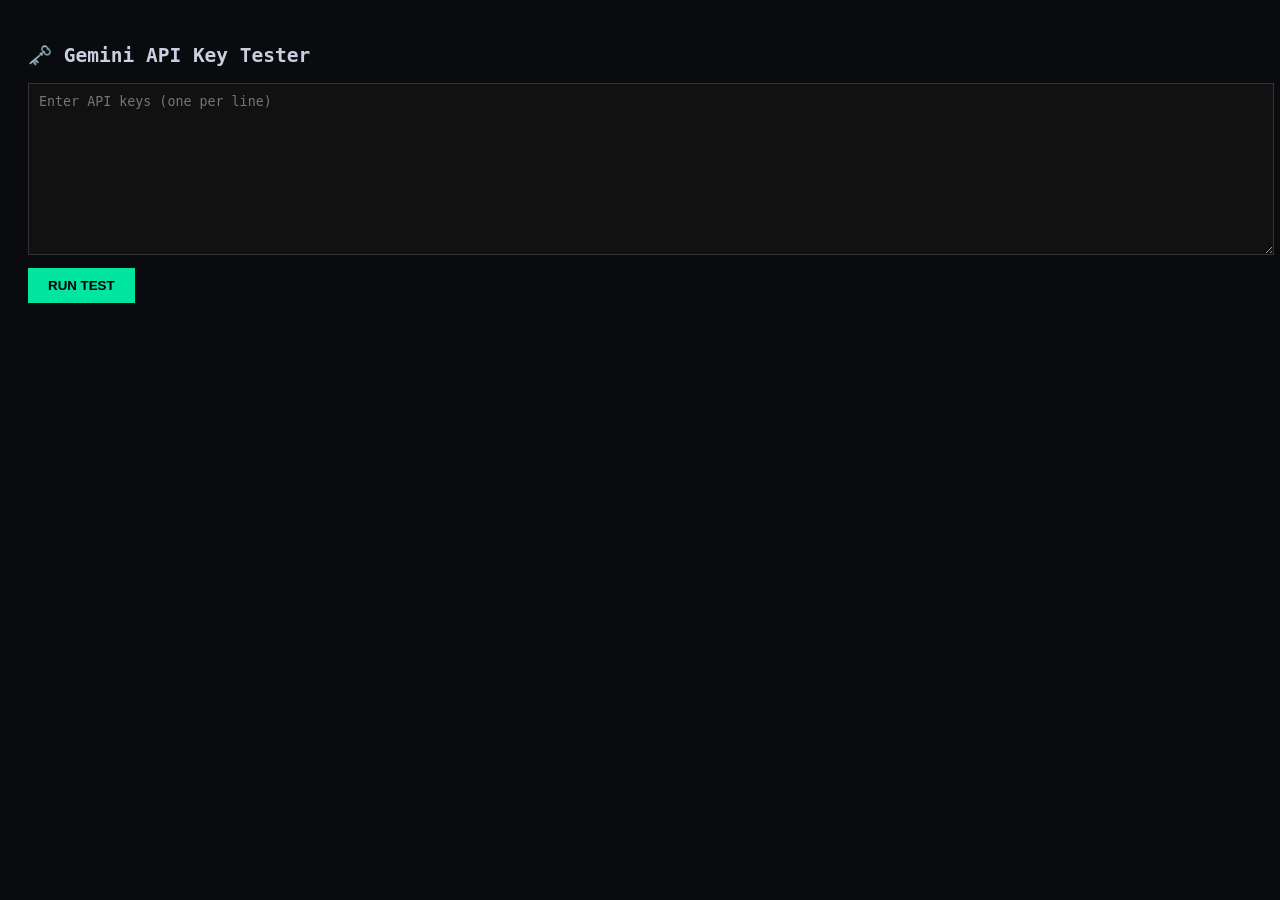
<file: tools/gemini_key_scanner/index.html>
<!DOCTYPE html>
<html lang="en">
<head>
<meta charset="UTF-8">
<meta name="viewport" content="width=device-width, initial-scale=1.0">
<title>Gemini Key Tester</title>
<style>
body {
  background:#0a0b0e;
  color:#c9d1e0;
  font-family: monospace;
  padding:20px;
}
textarea {
  width:100%;
  height:150px;
  background:#111;
  color:#0f0;
  border:1px solid #333;
  padding:10px;
  margin-bottom:10px;
}
button {
  padding:10px 20px;
  background:#00e5a0;
  border:none;
  cursor:pointer;
  font-weight:bold;
}
.result { margin-top:15px; }
.item {
  border:1px solid #222;
  margin-bottom:8px;
  border-radius:6px;
  overflow:hidden;
}
.header {
  padding:10px;
  cursor:pointer;
  display:flex;
  justify-content:space-between;
}
.valid { color:#00e5a0; }
.invalid { color:#ff4d6a; }
.content {
  display:none;
  padding:10px;
  background:#111;
  border-top:1px solid #222;
  font-size:12px;
  white-space:pre-wrap;
}
.arrow {
  transition: transform 0.2s;
}
.open .arrow {
  transform: rotate(90deg);
}
</style>
</head>
<body>
<h2>🗝️ Gemini API Key Tester</h2>
<textarea id="keyInput" placeholder="Enter API keys (one per line)"></textarea>
<button onclick="runTest()">RUN TEST</button>
<div class="result" id="results"></div>
<script>
const KEY_REGEX = /AIza[0-9A-Za-z_-]{35}/;  // ← hyphen moved to end, fixed

function parseKeys() {
  return document.getElementById('keyInput').value
    .split('\n')
    .map(k => k.trim().replace(/^=+/, ''))
    .filter(k => KEY_REGEX.test(k));
}
async function testKey(key) {
  try {
    const res = await fetch(`https://generativelanguage.googleapis.com/v1beta/models?key=${encodeURIComponent(key)}`);
    const text = await res.text();
    return {
      key,
      status: res.ok ? 'valid' : 'invalid',
      http: res.status,
      body: text
    };
  } catch (e) {
    return {
      key,
      status: 'invalid',
      http: 'ERR',
      body: e.message
    };
  }
}
function toggle(el) {
  el.classList.toggle('open');
  const content = el.querySelector('.content');
  content.style.display = content.style.display === 'block' ? 'none' : 'block';
}
async function runTest() {
  const output = document.getElementById('results');
  output.innerHTML = 'Testing...';
  const keys = parseKeys();
  let html = '';
  for (const key of keys) {
    const r = await testKey(key);
    html += `
    <div class="item ${r.status}">
      <div class="header" onclick="toggle(this.parentElement)">
        <span>
          ▶ ${r.status.toUpperCase()} → ${r.key}
          [HTTP ${r.http}]
        </span>
        <span class="arrow">▶</span>
      </div>
      <div class="content">${escapeHtml(r.body)}</div>
    </div>`;
  }
  output.innerHTML = html || 'No valid keys entered.';
}
function escapeHtml(str) {
  return str.replace(/[&<>"]/g, t => ({
    '&':'&amp;',
    '<':'&lt;',
    '>':'&gt;',
    '"':'&quot;'
  }[t]));
}
</script>
</body>
</html>
</file>
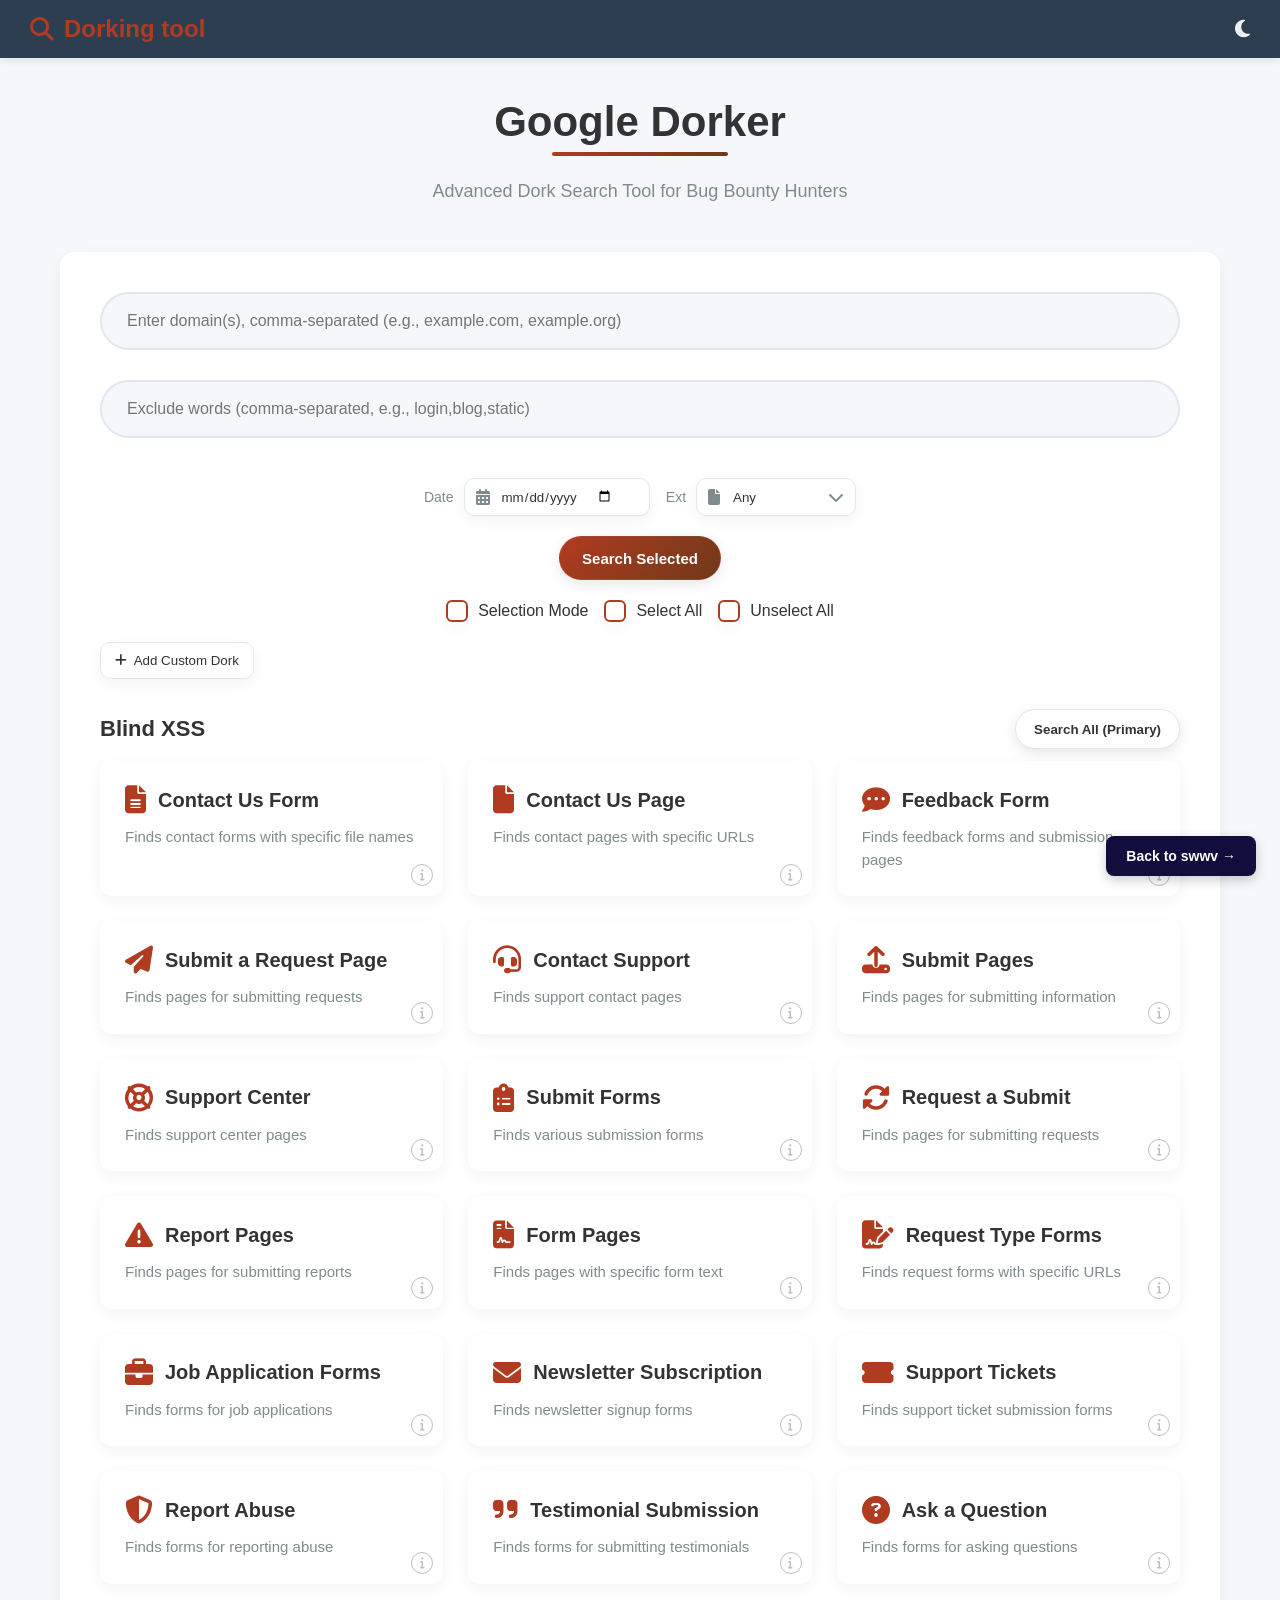
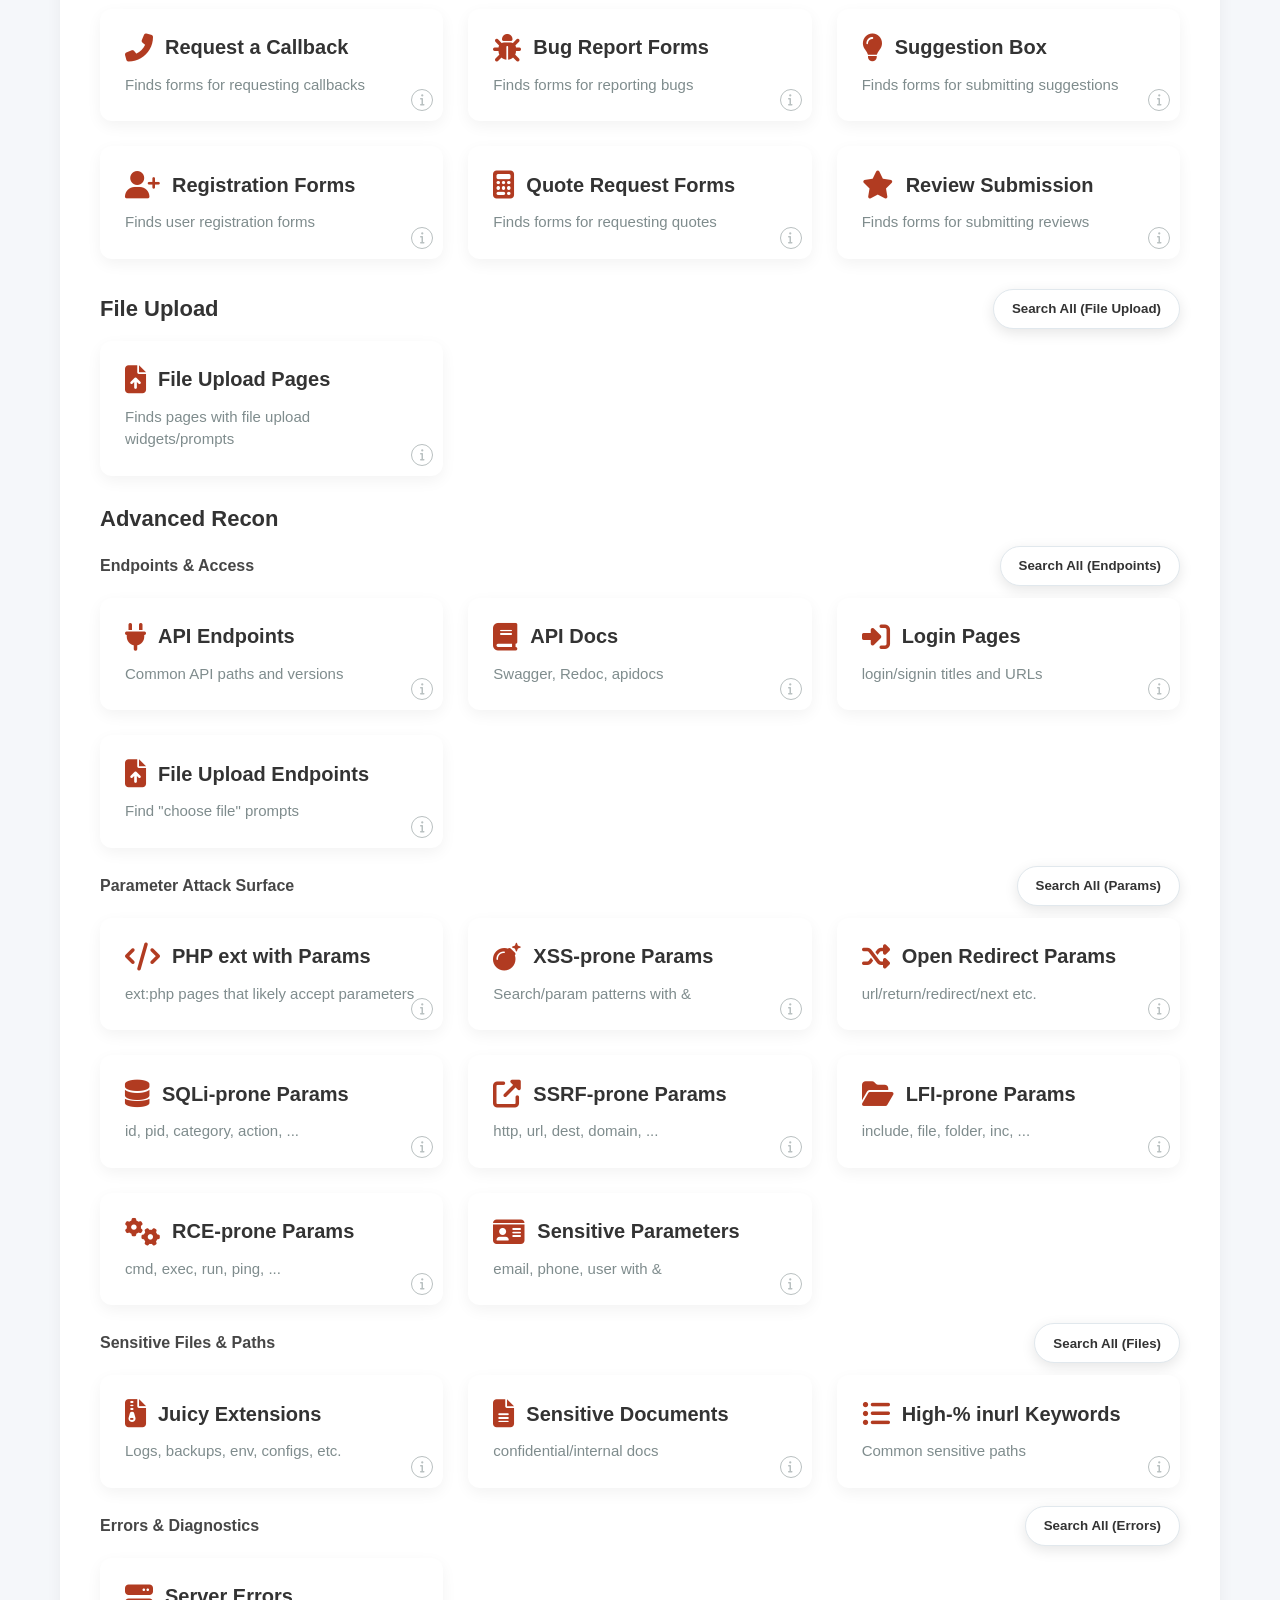
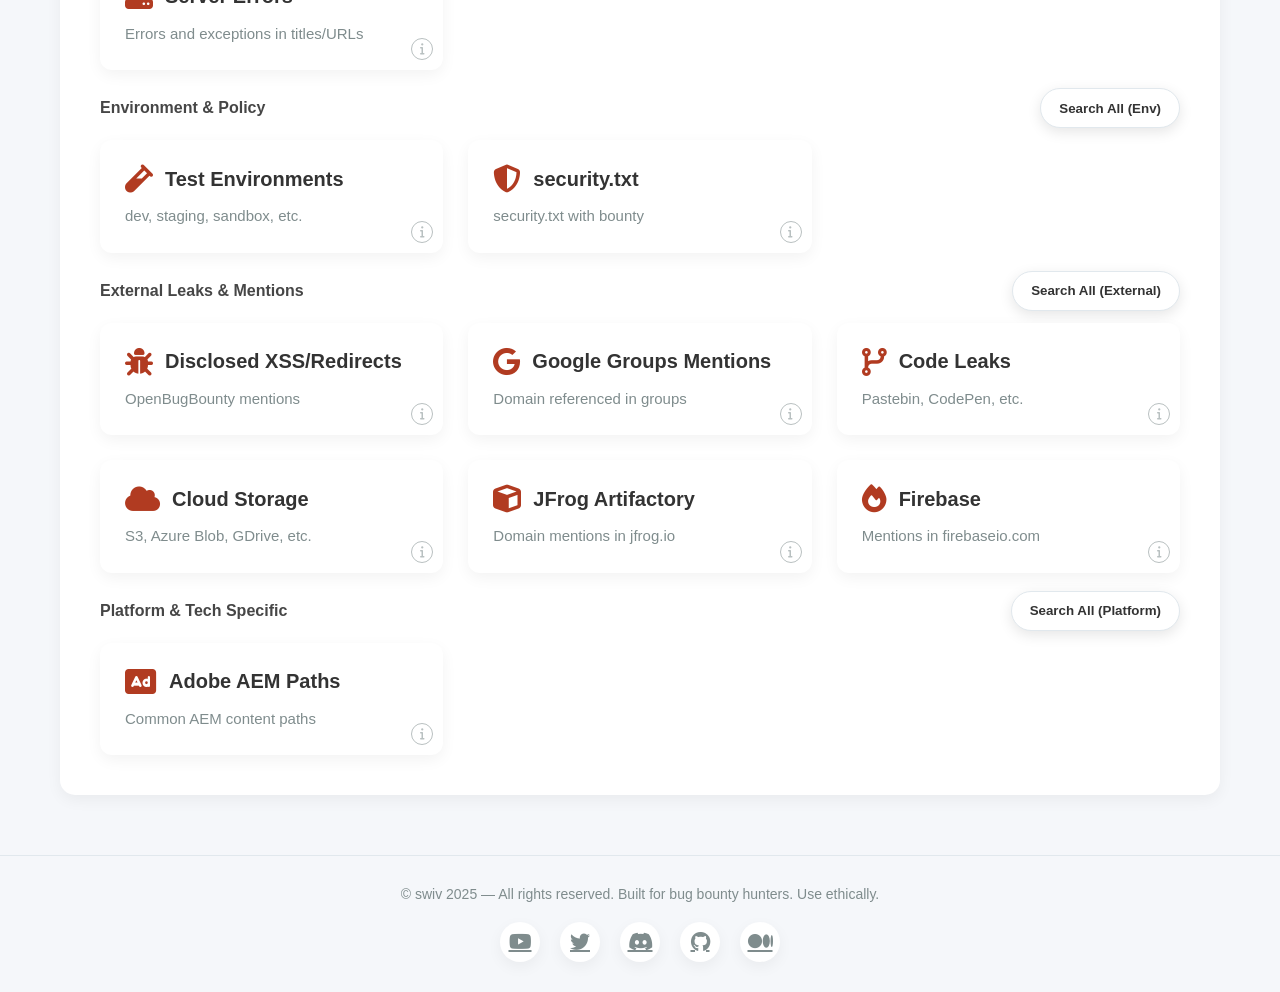
<file: tools/google-dorks/index.html>
<!DOCTYPE html>
<html lang="en">
<head>
    <meta charset="UTF-8">
    <meta name="viewport" content="width=device-width, initial-scale=1.0">
    <title>swiv Dorking - Google Dork Search Tool</title>
    <link rel="stylesheet" href="https://cdnjs.cloudflare.com/ajax/libs/font-awesome/6.4.0/css/all.min.css">
    <style>
        :root {
            --primary-color: #b13b21;
            --secondary-color: #703919;
            --accent-color: #e74c3c;
            --success-color: #2ecc71;
            --bg-color: #f5f7fa;
            --card-bg: #ffffff;
            --text-color: #333333;
            --text-secondary: #7f8c8d;
            --border-color: #e1e8ed;
            --navbar-bg: #2c3e50;
            --navbar-text: #ecf0f1;
            --shadow: 0 5px 15px rgba(0,0,0,0.05);
            --shadow-hover: 0 8px 25px rgba(0,0,0,0.1);
            --transition: all 0.3s ease;
        }

        [data-theme="dark"] {
            --primary-color: rgb(89, 161, 128);
            --secondary-color: rgba(0, 0, 0, 0.096);
            --accent-color: #e74c3c;
            --success-color: #2ecc71;
            --bg-color: #000000;
            --card-bg: #121212;
            --text-color: #ffffff;
            --text-secondary: #b0b0b0;
            --border-color: #333333;
            --navbar-bg: #1a1a1a;
            --navbar-text: #ffffff;
            --shadow: 0 5px 15px rgba(0,0,0,0.5);
            --shadow-hover: 0 8px 25px rgba(0,0,0,0.7);
        }

        * {
            margin: 0;
            padding: 0;
            box-sizing: border-box;
            font-family: 'Segoe UI', Tahoma, Geneva, Verdana, sans-serif;
        }
        
        body {
            background-color: var(--bg-color);
            color: var(--text-color);
            transition: var(--transition);
        }
        
        .navbar {
            background-color: var(--navbar-bg);
            padding: 15px 30px;
            display: flex;
            justify-content: space-between;
            align-items: center;
            box-shadow: 0 2px 10px rgba(0,0,0,0.1);
            position: sticky;
            top: 0;
            z-index: 100;
            transition: var(--transition);
        }
        
        .logo {
            color: white;
            font-size: 24px;
            font-weight: bold;
            color: var(--primary-color);
            text-decoration: none;
            display: flex;
            align-items: center;
        }
        
        .logo i {
            margin-right: 10px;
        }
        
        .theme-toggle {
            background: none;
            border: none;
            color: var(--navbar-text);
            font-size: 20px;
            cursor: pointer;
            transition: var(--transition);
        }
        
        .theme-toggle:hover {
            color: var(--primary-color);
            transform: rotate(180deg);
        }
        
        .container {
            max-width: 1200px;
            margin: 40px auto;
            padding: 0 20px;
        }
        
        .header {
            text-align: center;
            margin-bottom: 50px;
        }
        
        .header h1 {
            font-size: 42px;
            color: var(--text-color);
            margin-bottom: 15px;
            position: relative;
            display: inline-block;
        }
        
        .header h1::after {
            content: '';
            position: absolute;
            width: 60%;
            height: 4px;
            background: linear-gradient(to right, var(--primary-color), var(--secondary-color));
            bottom: -10px;
            left: 20%;
            border-radius: 2px;
        }
        
        .header p {
            color: var(--text-secondary);
            font-size: 18px;
            max-width: 600px;
            margin: 20px auto 0;
        }
        
        .search-container {
            background-color: var(--card-bg);
            border-radius: 15px;
            padding: 40px;
            box-shadow: var(--shadow);
            margin-bottom: 50px;
            transition: var(--transition);
        }
        
        .domain-input {
            width: 100%;
            padding: 18px 25px;
            border: 2px solid var(--border-color);
            border-radius: 50px;
            font-size: 16px;
            outline: none;
            transition: var(--transition);
            background-color: var(--bg-color);
            color: var(--text-color);
            margin-bottom: 30px;
        }
        
        .domain-input:focus {
            border-color: var(--primary-color);
            box-shadow: 0 0 0 3px rgba(52, 152, 219, 0.2);
        }
        
        .search-all-button {
            display: inline-flex;
            align-items: center;
            justify-content: center;
            height: 44px;
            padding: 0 22px;
            border-radius: 9999px;
            font-size: 15px;
            font-weight: 600;
            cursor: pointer;
            background: linear-gradient(135deg, var(--primary-color), var(--secondary-color));
            color: #fff;
            border: 1px solid rgba(255,255,255,0.08);
            box-shadow: 0 4px 14px rgba(0,0,0,0.1);
            transition: transform .15s ease, box-shadow .15s ease, background .2s ease;
            white-space: nowrap;
        }
        .search-all-button:hover { transform: translateY(-1px); box-shadow: 0 6px 18px rgba(0,0,0,0.15); }
        .search-all-button:active { transform: translateY(0); box-shadow: 0 3px 10px rgba(0,0,0,0.12); }
        
        /* Inline actions row for primary buttons */
        .actions-row {
            display: flex;
            justify-content: center;
            align-items: center;
            gap: 12px;
            margin-bottom: 20px;
            flex-wrap: wrap;
        }
        .actions-row .search-all-button {
            width: auto;
            max-width: none;
            margin: 0;
        }
        
        .dorks-grid {
            display: grid;
            grid-template-columns: repeat(auto-fill, minmax(280px, 1fr));
            gap: 25px;
        }
        
        .dorks-section {
            margin-top: 30px;
        }
        
        .dorks-section h2 {
            font-size: 22px;
            margin: 0;
            color: var(--text-color);
        }

        /* Section header with right-aligned actions */
        .section-header {
            display: flex;
            align-items: center;
            justify-content: space-between;
            gap: 12px;
            margin: 6px 0 12px;
        }
        .category-actions { display:flex; gap:8px; flex-wrap:wrap; }
        
        .dork-card {
            background-color: var(--card-bg);
            border-radius: 12px;
            padding: 25px;
            box-shadow: var(--shadow);
            transition: var(--transition);
            cursor: pointer;
            position: relative;
            overflow: hidden;
        }
        .dork-card.selected {
            outline: 2px solid var(--primary-color);
            outline-offset: 0;
        }
        
        .dork-card::before {
            content: '';
            position: absolute;
            top: 0;
            left: 0;
            width: 5px;
            height: 100%;
            background: linear-gradient(to bottom, var(--primary-color), var(--secondary-color));
            transform: scaleY(0);
            transition: var(--transition);
        }
        
        .dork-card:hover {
            box-shadow: var(--shadow-hover);
        }
        
        .dork-card:hover::before {
            transform: scaleY(1);
        }
        
        .dork-card h3 {
            color: var(--text-color);
            margin-bottom: 12px;
            font-size: 20px;
            display: flex;
            align-items: center;
        }
        
        .dork-card p {
            color: var(--text-secondary);
            font-size: 15px;
            line-height: 1.5;
        }
        
        .dork-card .icon {
            font-size: 28px;
            color: var(--primary-color);
            margin-right: 12px;
            display: inline-block;
        }
        
        /* Nicer checkboxes for Select/Unselect All */
        .toggle-label {
            display: inline-flex;
            align-items: center;
            gap: 10px;
            position: relative;
            user-select: none;
        }
        .toggle-label input {
            position: absolute;
            opacity: 0;
            width: 0;
            height: 0;
        }
        .toggle-label span {
            display: inline-flex;
            align-items: center;
            gap: 10px;
            color: var(--text-color);
            position: relative;
        }
        .toggle-label span::before {
            content: '';
            width: 18px;
            height: 18px;
            border: 2px solid var(--primary-color);
            border-radius: 6px;
            background: var(--card-bg);
            box-shadow: var(--shadow);
            transition: var(--transition);
            display: inline-block;
        }
        .toggle-label input:focus + span::before {
            box-shadow: 0 0 0 3px rgba(52, 152, 219, 0.25);
        }
        .toggle-label:hover span::before {
            transform: translateY(-1px);
            box-shadow: var(--shadow-hover);
        }
        .toggle-label input:checked + span::before {
            background: var(--primary-color);
            border-color: var(--primary-color);
        }

        /* Filter fields (non-checkbox) */
        .filter-field {
            display: inline-flex;
            align-items: center;
            gap: 10px;
        }
        .filter-field span {
            color: var(--text-secondary);
            font-size: 14px;
        }
        .filter-control {
            position: relative;
            display: inline-flex;
            align-items: center;
        }
        .filter-control i {
            position: absolute;
            left: 12px;
            color: var(--text-secondary);
            pointer-events: none;
        }
        .filter-control .dropdown-caret {
            left: auto;
            right: 12px;
        }
        .filter-control input[type="date"],
        .filter-control select {
            appearance: none;
            -webkit-appearance: none;
            -moz-appearance: none;
            padding: 10px 36px 10px 36px;
            border: 1px solid var(--border-color, #e1e4e8);
            background: var(--card-bg);
            color: var(--text-color);
            border-radius: 10px;
            height: 38px;
            box-shadow: var(--shadow);
            transition: var(--transition);
        }
        .filter-control input[type="date"]:focus,
        .filter-control select:focus {
            outline: none;
            border-color: var(--primary-color);
            box-shadow: 0 0 0 3px rgba(52, 152, 219, 0.25);
        }
        .filter-control select {
            min-width: 160px;
        }

        /* Improve card checkbox look */
        .card-checkbox {
            -webkit-appearance: none;
            appearance: none;
            width: 26px;
            height: 26px;
            border: 2px solid var(--primary-color);
            border-radius: 4px;
            background: var(--card-bg);
            box-shadow: var(--shadow);
            transition: var(--transition);
        }
        .card-checkbox:hover {
            transform: translateY(-1px);
            box-shadow: var(--shadow-hover);
        }
        .card-checkbox:checked {
            background: var(--primary-color);
            border-color: var(--primary-color);
            box-shadow: inset 0 0 0 3px var(--card-bg), var(--shadow);
        }
        .card-checkbox {
            position: absolute;
            top: 10px;
            right: 10px;
            width: 18px;
            height: 18px;
            cursor: pointer;
            z-index: 2;
        }

        /* Add Custom Dork panel */
        .add-dork-wrapper { margin: 10px 0 24px; }
        .add-dork-btn {
            background: transparent;
            color: var(--text-color);
            border: 1px solid var(--border-color);
            padding: 10px 14px;
            border-radius: 10px;
            cursor: pointer;
            box-shadow: var(--shadow);
            transition: var(--transition);
        }
        .add-dork-btn:hover { box-shadow: var(--shadow-hover); transform: translateY(-1px); }
        .add-dork-panel {
            margin-top: 12px;
            background: var(--card-bg);
            border: 1px solid var(--border-color);
            border-radius: 12px;
            padding: 16px;
            display: none;
        }
        .add-dork-panel.show { display: block; }
        .add-dork-grid {
            display: grid;
            grid-template-columns: repeat(auto-fit, minmax(220px, 1fr));
            gap: 12px;
        }
        .add-dork-grid .full-row { grid-column: 1 / -1; }
        .add-dork-panel label { font-size: 13px; color: var(--text-secondary); display: block; margin-bottom: 6px; }
        .add-dork-panel input[type="text"],
        .add-dork-panel textarea {
            width: 100%;
            padding: 12px 14px;
            border: 1px solid var(--border-color);
            border-radius: 10px;
            background: var(--bg-color);
            color: var(--text-color);
        }
        .add-dork-panel textarea { resize: vertical; min-height: 70px; }
        .add-dork-actions { display: flex; gap: 10px; justify-content: flex-end; margin-top: 10px; }
        .btn {
            display: inline-flex;
            align-items: center;
            justify-content: center;
            gap: 8px;
            height: 40px;
            padding: 0 18px;
            border-radius: 9999px; /* pill */
            border: 1px solid var(--border-color);
            background: var(--card-bg);
            color: var(--text-color);
            font-weight: 600;
            cursor: pointer;
            box-shadow: 0 4px 14px rgba(0,0,0,0.1);
            transition: transform .15s ease, box-shadow .15s ease, background .2s ease;
            white-space: nowrap;
        }
        .btn.primary {
            /* Fallback gradient */
            background: linear-gradient(135deg, var(--primary-color), var(--secondary-color));
            /* Prefer enhanced gradient when supported */
            background: linear-gradient(180deg, color-mix(in srgb, var(--primary-color) 92%, #fff 8%), var(--secondary-color));
            color: #fff;
            border-color: rgba(255,255,255,0.08);
        }
        .btn:hover { box-shadow: 0 6px 18px rgba(0,0,0,0.15); transform: translateY(-1px); }
        .btn:active { transform: translateY(0); box-shadow: 0 3px 10px rgba(0,0,0,0.12); }
        .btn:focus-visible { outline: 0; box-shadow: 0 0 0 3px rgba(52, 152, 219, 0.28), 0 6px 18px rgba(0,0,0,0.15); }
        .category-actions .btn { white-space: nowrap; }

        /* Accent strip for custom cards */
        .dork-card .accent-strip {
            position: absolute;
            left: 0; top: 0; bottom: 0;
            width: 5px;
            border-top-left-radius: 12px;
            border-bottom-left-radius: 12px;
            z-index: 1;
            pointer-events: none;
        }

        /* Delete button for custom dorks */
        .delete-btn {
            position: absolute;
            top: 8px;
            right: 38px; /* leave space for checkbox at right:10px */
            width: 22px;
            height: 22px;
            border-radius: 50%;
            border: 1px solid var(--border-color);
            background: var(--card-bg);
            color: var(--text-secondary);
            display: flex;
            align-items: center;
            justify-content: center;
            font-size: 12px;
            box-shadow: var(--shadow);
            cursor: pointer;
            z-index: 2;
            transition: var(--transition);
        }
        .delete-btn:hover { color: var(--accent-color); box-shadow: var(--shadow-hover); transform: translateY(-1px); }

        /* Info button */
        .info-btn {
            position: absolute;
            bottom: 10px;
            right: 10px;
            width: 22px;
            height: 22px;
            border-radius: 50%;
            border: 1px solid var(--text-secondary);
            color: var(--text-secondary);
            background: transparent;
            display: flex;
            align-items: center;
            justify-content: center;
            font-size: 12px;
            opacity: 0.55;
            transition: var(--transition);
            z-index: 2;
        }
        .info-btn:hover {
            opacity: 0.9;
            transform: translateY(-1px);
        }
        .info-btn i { pointer-events: none; }

        /* Popover */
        .info-popover {
            position: fixed;
            max-width: 320px;
            background: var(--card-bg);
            color: var(--text-color);
            border: 1px solid var(--border-color);
            box-shadow: var(--shadow-hover);
            border-radius: 8px;
            padding: 12px 14px;
            font-size: 13px;
            z-index: 1001;
            display: none;
        }
        .info-popover.show { display: block; }
        
        .footer {
            text-align: center;
            margin-top: 60px;
            padding: 30px 20px;
            color: var(--text-secondary);
            font-size: 14px;
            border-top: 1px solid var(--border-color);
        }
        
        .social-links {
            margin-top: 20px;
            display: flex;
            justify-content: center;
            gap: 20px;
        }
        
        .social-links a {
            color: var(--text-secondary);
            font-size: 20px;
            transition: var(--transition);
            display: flex;
            align-items: center;
            justify-content: center;
            width: 40px;
            height: 40px;
            border-radius: 50%;
            background-color: var(--card-bg);
            box-shadow: var(--shadow);
        }
        
        .social-links a:hover {
            color: var(--primary-color);
            transform: translateY(-5px);
            box-shadow: var(--shadow-hover);
        }
        
        .notification {
            position: fixed;
            top: 20px;
            right: 20px;
            background-color: var(--success-color);
            color: white;
            padding: 15px 25px;
            border-radius: 50px;
            box-shadow: 0 5px 15px rgba(0,0,0,0.2);
            transform: translateX(120%);
            transition: var(--transition);
            z-index: 1000;
            display: flex;
            align-items: center;
        }
        
        .notification.show {
            transform: translateX(0);
        }
        
        .notification i {
            margin-right: 10px;
            font-size: 18px;
        }
        
        .notification.error {
            background-color: var(--accent-color);
        }
        
        @media (max-width: 768px) {
            .navbar {
                padding: 15px;
            }
            
            .header h1 {
                font-size: 32px;
            }
            
            .search-container {
                padding: 25px;
            }
            
            .dorks-grid {
                grid-template-columns: repeat(auto-fill, minmax(250px, 1fr));
                gap: 20px;
            }
            
            .social-links {
                gap: 15px;
            }
            
            .social-links a {
                width: 35px;
                height: 35px;
                font-size: 18px;
            }
        }
    </style>
</head>
<body>
    <nav class="navbar">
        <a href="#" class="logo">
            <i class="fas fa-search"></i> Dorking tool
        </a>
        <button class="theme-toggle" id="themeToggle">
            <i class="fas fa-moon"></i>
        </button>
    </nav>
    
    <div class="container">
        <div class="header">
            <h1>Google Dorker</h1>
            <p>Advanced Dork Search Tool for Bug Bounty Hunters</p>
        </div>
        
        <div class="search-container">
            <input type="text" id="domainInput" class="domain-input" placeholder="Enter domain(s), comma-separated (e.g., example.com, example.org)">
            <input type="text" id="excludeInput" class="domain-input" placeholder="Exclude words (comma-separated, e.g., login,blog,static)">
            <div class="filters-row" style="display:flex;gap:16px;justify-content:center;align-items:center;margin:10px 0 20px;flex-wrap:wrap;">
                <label class="filter-field">
                    <span>Date</span>
                    <div class="filter-control">
                        <i class="fas fa-calendar-alt"></i>
                        <input type="date" id="dateFilterInput" placeholder="YYYY-MM-DD" />
                    </div>
                </label>
                <label class="filter-field">
                    <span>Ext</span>
                    <div class="filter-control">
                        <i class="fas fa-file"></i>
                        <select id="extFilterSelect">
                        <option value="">Any</option>
                        <option value="txt">txt</option>
                        <option value="log">log</option>
                        <option value="json">json</option>
                        <option value="xml">xml</option>
                        <option value="pdf">pdf</option>
                        <option value="csv">csv</option>
                        <option value="sql">sql</option>
                        <option value="yml">yml</option>
                        <option value="yaml">yaml</option>
                        <option value="ini">ini</option>
                        <option value="env">env</option>
                        <option value="conf">conf</option>
                        <option value="cfg">cfg</option>
                        <option value="properties">properties</option>
                        <option value="php">php</option>
                        <option value="asp">asp</option>
                        <option value="aspx">aspx</option>
                        <option value="jsp">jsp</option>
                        <option value="js">js</option>
                        <option value="map">map</option>
                        <option value="ts">ts</option>
                        <option value="py">py</option>
                        <option value="rb">rb</option>
                        <option value="jar">jar</option>
                        <option value="war">war</option>
                        <option value="zip">zip</option>
                        <option value="tar">tar</option>
                        <option value="gz">gz</option>
                        <option value="7z">7z</option>
                        <option value="rar">rar</option>
                        <option value="bak">bak</option>
                        <option value="backup">backup</option>
                        <option value="old">old</option>
                        <option value="swp">swp</option>
                        <option value="htaccess">htaccess</option>
                        <option value="htpasswd">htpasswd</option>
                        <option value="git">git</option>
                        <option value="svn">svn</option>
                        <option value="doc">doc</option>
                        <option value="docx">docx</option>
                        <option value="xls">xls</option>
                        <option value="xlsx">xlsx</option>
                        <option value="ppt">ppt</option>
                        <option value="pptx">pptx</option>
                        <option value="pem">pem</option>
                        <option value="key">key</option>
                        <option value="crt">crt</option>
                        <option value="cer">cer</option>
                        <option value="sqlite">sqlite</option>
                        <option value="db">db</option>
                        </select>
                        <i class="fas fa-chevron-down dropdown-caret"></i>
                    </div>
                </label>
            </div>
            <div class="actions-row">
                <button id="searchSelectedButton" class="search-all-button">Search Selected</button>
            </div>
            <div style="display:flex;gap:16px;justify-content:center;align-items:center;margin-bottom:20px;">
                <label class="toggle-label" style="display:flex;align-items:center;gap:8px;cursor:pointer;">
                    <input type="checkbox" id="selectionModeCheckbox" />
                    <span>Selection Mode</span>
                </label>
                <label class="toggle-label" style="display:flex;align-items:center;gap:8px;cursor:pointer;">
                    <input type="checkbox" id="selectAllCheckbox" />
                    <span>Select All</span>
                </label>
                <label class="toggle-label" style="display:flex;align-items:center;gap:8px;cursor:pointer;">
                    <input type="checkbox" id="unselectAllCheckbox" />
                    <span>Unselect All</span>
                </label>
            </div>

            <!-- Add Custom Dork UI -->
            <div class="add-dork-wrapper">
                <button id="toggleAddDork" class="add-dork-btn"><i class="fas fa-plus"></i>&nbsp; Add Custom Dork</button>
                <div id="addDorkPanel" class="add-dork-panel">
                    <div class="add-dork-grid">
                        <div>
                            <label for="customDorkName">Name</label>
                            <input type="text" id="customDorkName" placeholder="e.g., My Special Dork" />
                        </div>
                        <div>
                            <label for="customDorkColor">Color (accent)</label>
                            <input type="text" id="customDorkColor" placeholder="#ff5722 or tomato" />
                        </div>
                        <div class="full-row">
                            <label for="customDorkInfo">Info</label>
                            <input type="text" id="customDorkInfo" placeholder="Short description shown in info popover" />
                        </div>
                        <div class="full-row">
                            <label for="customDorkQuery">Dork query</label>
                            <textarea id="customDorkQuery" placeholder="Use site:{domain} to scope to current domain(s), or {domain} for literal domain string(s)"></textarea>
                        </div>
                        <div>
                            <label class="toggle-label" style="cursor:pointer;">
                                <input type="checkbox" id="customDorkIncludeAll" />
                                <span>Include in Search All</span>
                            </label>
                        </div>
                    </div>
                    <div class="add-dork-actions">
                        <button id="cancelAddDork" class="btn">Cancel</button>
                        <button id="saveAddDork" class="btn primary">Save Dork</button>
                    </div>
                </div>
            </div>

            <!-- Custom Dorks Section -->
            <div class="dorks-section" id="customDorksSection" style="display:none;">
                <h2>Custom Dorks</h2>
                <div class="dorks-grid" id="customDorksGrid"></div>
            </div>
            
            <!-- Primary Targets -->
            <div class="dorks-section">
                <div class="section-header">
                    <h2>Blind XSS</h2>
                    <div class="category-actions">
                        <button id="searchAllPrimaryButton" class="btn">Search All (Primary)</button>
                    </div>
                </div>
                <div class="dorks-grid">
                <div class="dork-card" data-dork="contactForm">
                    <h3><i class="fas fa-file-alt icon"></i> Contact Us Form</h3>
                    <p>Finds contact forms with specific file names</p>
                </div>
                
                <div class="dork-card" data-dork="contactPage">
                    <h3><i class="fas fa-file icon"></i> Contact Us Page</h3>
                    <p>Finds contact pages with specific URLs</p>
                </div>
                
                <div class="dork-card" data-dork="feedbackForm">
                    <h3><i class="fas fa-comment-dots icon"></i> Feedback Form</h3>
                    <p>Finds feedback forms and submission pages</p>
                </div>
                
                <div class="dork-card" data-dork="submitRequest">
                    <h3><i class="fas fa-paper-plane icon"></i> Submit a Request Page</h3>
                    <p>Finds pages for submitting requests</p>
                </div>
                
                <div class="dork-card" data-dork="contactSupport">
                    <h3><i class="fas fa-headset icon"></i> Contact Support</h3>
                    <p>Finds support contact pages</p>
                </div>
                
                <div class="dork-card" data-dork="submitPages">
                    <h3><i class="fas fa-upload icon"></i> Submit Pages</h3>
                    <p>Finds pages for submitting information</p>
                </div>
                
                <div class="dork-card" data-dork="supportCenter">
                    <h3><i class="fas fa-life-ring icon"></i> Support Center</h3>
                    <p>Finds support center pages</p>
                </div>
                
                <div class="dork-card" data-dork="submitForms">
                    <h3><i class="fas fa-clipboard-list icon"></i> Submit Forms</h3>
                    <p>Finds various submission forms</p>
                </div>
                
                <div class="dork-card" data-dork="requestSubmit">
                    <h3><i class="fas fa-sync-alt icon"></i> Request a Submit</h3>
                    <p>Finds pages for submitting requests</p>
                </div>
                
                <div class="dork-card" data-dork="reportPages">
                    <h3><i class="fas fa-exclamation-triangle icon"></i> Report Pages</h3>
                    <p>Finds pages for submitting reports</p>
                </div>
                
                <div class="dork-card" data-dork="formPages">
                    <h3><i class="fas fa-file-contract icon"></i> Form Pages</h3>
                    <p>Finds pages with specific form text</p>
                </div>
                
                <div class="dork-card" data-dork="requestTypeForms">
                    <h3><i class="fas fa-file-signature icon"></i> Request Type Forms</h3>
                    <p>Finds request forms with specific URLs</p>
                </div>
                
                <!-- New Blind XSS Dorks -->
                <div class="dork-card" data-dork="jobApplication">
                    <h3><i class="fas fa-briefcase icon"></i> Job Application Forms</h3>
                    <p>Finds forms for job applications</p>
                </div>
                
                <div class="dork-card" data-dork="newsletterSubscription">
                    <h3><i class="fas fa-envelope icon"></i> Newsletter Subscription</h3>
                    <p>Finds newsletter signup forms</p>
                </div>
                
                <div class="dork-card" data-dork="supportTickets">
                    <h3><i class="fas fa-ticket-alt icon"></i> Support Tickets</h3>
                    <p>Finds support ticket submission forms</p>
                </div>
                
                <div class="dork-card" data-dork="reportAbuse">
                    <h3><i class="fas fa-shield-alt icon"></i> Report Abuse</h3>
                    <p>Finds forms for reporting abuse</p>
                </div>
                
                <div class="dork-card" data-dork="testimonialSubmission">
                    <h3><i class="fas fa-quote-right icon"></i> Testimonial Submission</h3>
                    <p>Finds forms for submitting testimonials</p>
                </div>
                
                <div class="dork-card" data-dork="askQuestion">
                    <h3><i class="fas fa-question-circle icon"></i> Ask a Question</h3>
                    <p>Finds forms for asking questions</p>
                </div>
                
                <div class="dork-card" data-dork="requestCallback">
                    <h3><i class="fas fa-phone-alt icon"></i> Request a Callback</h3>
                    <p>Finds forms for requesting callbacks</p>
                </div>
                
                <div class="dork-card" data-dork="bugReport">
                    <h3><i class="fas fa-bug icon"></i> Bug Report Forms</h3>
                    <p>Finds forms for reporting bugs</p>
                </div>
                
                <div class="dork-card" data-dork="suggestionBox">
                    <h3><i class="fas fa-lightbulb icon"></i> Suggestion Box</h3>
                    <p>Finds forms for submitting suggestions</p>
                </div>
                
                <div class="dork-card" data-dork="registrationForms">
                    <h3><i class="fas fa-user-plus icon"></i> Registration Forms</h3>
                    <p>Finds user registration forms</p>
                </div>
                
                <div class="dork-card" data-dork="quoteRequest">
                    <h3><i class="fas fa-calculator icon"></i> Quote Request Forms</h3>
                    <p>Finds forms for requesting quotes</p>
                </div>
                
                <div class="dork-card" data-dork="reviewSubmission">
                    <h3><i class="fas fa-star icon"></i> Review Submission</h3>
                    <p>Finds forms for submitting reviews</p>
                </div>
                </div>
            </div>

            <!-- File Upload (alone) -->
            <div class="dorks-section">
                <div class="section-header">
                    <h2>File Upload</h2>
                    <div class="category-actions">
                        <button id="searchAllUploadButton" class="btn">Search All (File Upload)</button>
                    </div>
                </div>
                <div class="dorks-grid">
                    <div class="dork-card" data-dork="fileUpload">
                        <h3><i class="fas fa-file-arrow-up icon"></i> File Upload Pages</h3>
                        <p>Finds pages with file upload widgets/prompts</p>
                    </div>
                </div>
            </div>

            <!-- Advanced Recon (split into subcategories) -->
            <div class="dorks-section">
                <div class="section-header">
                    <h2>Advanced Recon</h2>
                    <div class="category-actions"></div>
                </div>

                <!-- Endpoints & Access -->
                <div class="section-header" style="margin-top: 14px;">
                    <h3 style="margin:0; font-size:16px; opacity:.9;">Endpoints & Access</h3>
                    <div class="category-actions">
                        <button id="searchAllAdvancedEndpoints" class="btn">Search All (Endpoints)</button>
                    </div>
                </div>
                <div class="dorks-grid">
                    <div class="dork-card" data-dork="apiEndpoints">
                        <h3><i class="fas fa-plug icon"></i> API Endpoints</h3>
                        <p>Common API paths and versions</p>
                    </div>
                    <div class="dork-card" data-dork="apiDocs">
                        <h3><i class="fas fa-book icon"></i> API Docs</h3>
                        <p>Swagger, Redoc, apidocs</p>
                    </div>
                    <div class="dork-card" data-dork="loginPages">
                        <h3><i class="fas fa-sign-in-alt icon"></i> Login Pages</h3>
                        <p>login/signin titles and URLs</p>
                    </div>
                    <div class="dork-card" data-dork="fileUploadEndpoints">
                        <h3><i class="fas fa-file-upload icon"></i> File Upload Endpoints</h3>
                        <p>Find "choose file" prompts</p>
                    </div>
                </div>

                <!-- Parameter Attack Surface -->
                <div class="section-header" style="margin-top: 18px;">
                    <h3 style="margin:0; font-size:16px; opacity:.9;">Parameter Attack Surface</h3>
                    <div class="category-actions">
                        <button id="searchAllAdvancedParams" class="btn">Search All (Params)</button>
                    </div>
                </div>
                <div class="dorks-grid">
                    <div class="dork-card" data-dork="phpParams">
                        <h3><i class="fas fa-code icon"></i> PHP ext with Params</h3>
                        <p>ext:php pages that likely accept parameters</p>
                    </div>
                    <div class="dork-card" data-dork="xssParams">
                        <h3><i class="fas fa-bomb icon"></i> XSS-prone Params</h3>
                        <p>Search/param patterns with &</p>
                    </div>
                    <div class="dork-card" data-dork="openRedirectParams">
                        <h3><i class="fas fa-random icon"></i> Open Redirect Params</h3>
                        <p>url/return/redirect/next etc.</p>
                    </div>
                    <div class="dork-card" data-dork="sqliParams">
                        <h3><i class="fas fa-database icon"></i> SQLi-prone Params</h3>
                        <p>id, pid, category, action, ...</p>
                    </div>
                    <div class="dork-card" data-dork="ssrfParams">
                        <h3><i class="fas fa-external-link-alt icon"></i> SSRF-prone Params</h3>
                        <p>http, url, dest, domain, ...</p>
                    </div>
                    <div class="dork-card" data-dork="lfiParams">
                        <h3><i class="fas fa-folder-open icon"></i> LFI-prone Params</h3>
                        <p>include, file, folder, inc, ...</p>
                    </div>
                    <div class="dork-card" data-dork="rceParams">
                        <h3><i class="fas fa-cogs icon"></i> RCE-prone Params</h3>
                        <p>cmd, exec, run, ping, ...</p>
                    </div>
                    <div class="dork-card" data-dork="sensitiveParams">
                        <h3><i class="fas fa-id-card icon"></i> Sensitive Parameters</h3>
                        <p>email, phone, user with &</p>
                    </div>
                </div>

                <!-- Sensitive Files & Paths -->
                <div class="section-header" style="margin-top: 18px;">
                    <h3 style="margin:0; font-size:16px; opacity:.9;">Sensitive Files & Paths</h3>
                    <div class="category-actions">
                        <button id="searchAllAdvancedFiles" class="btn">Search All (Files)</button>
                    </div>
                </div>
                <div class="dorks-grid">
                    <div class="dork-card" data-dork="juicyExtensions">
                        <h3><i class="fas fa-file-archive icon"></i> Juicy Extensions</h3>
                        <p>Logs, backups, env, configs, etc.</p>
                    </div>
                    <div class="dork-card" data-dork="sensitiveDocs">
                        <h3><i class="fas fa-file-alt icon"></i> Sensitive Documents</h3>
                        <p>confidential/internal docs</p>
                    </div>
                    <div class="dork-card" data-dork="highInurl">
                        <h3><i class="fas fa-list-ul icon"></i> High-% inurl Keywords</h3>
                        <p>Common sensitive paths</p>
                    </div>
                </div>

                <!-- Errors & Diagnostics -->
                <div class="section-header" style="margin-top: 18px;">
                    <h3 style="margin:0; font-size:16px; opacity:.9;">Errors & Diagnostics</h3>
                    <div class="category-actions">
                        <button id="searchAllAdvancedErrors" class="btn">Search All (Errors)</button>
                    </div>
                </div>
                <div class="dorks-grid">
                    <div class="dork-card" data-dork="serverErrors">
                        <h3><i class="fas fa-server icon"></i> Server Errors</h3>
                        <p>Errors and exceptions in titles/URLs</p>
                    </div>
                </div>

                <!-- Environment & Policy -->
                <div class="section-header" style="margin-top: 18px;">
                    <h3 style="margin:0; font-size:16px; opacity:.9;">Environment & Policy</h3>
                    <div class="category-actions">
                        <button id="searchAllAdvancedEnv" class="btn">Search All (Env)</button>
                    </div>
                </div>
                <div class="dorks-grid">
                    <div class="dork-card" data-dork="testEnvs">
                        <h3><i class="fas fa-vial icon"></i> Test Environments</h3>
                        <p>dev, staging, sandbox, etc.</p>
                    </div>
                    <div class="dork-card" data-dork="securityTxt">
                        <h3><i class="fas fa-shield-alt icon"></i> security.txt</h3>
                        <p>security.txt with bounty</p>
                    </div>
                </div>

                <!-- External Leaks & Mentions -->
                <div class="section-header" style="margin-top: 18px;">
                    <h3 style="margin:0; font-size:16px; opacity:.9;">External Leaks & Mentions</h3>
                    <div class="category-actions">
                        <button id="searchAllAdvancedExternal" class="btn">Search All (External)</button>
                    </div>
                </div>
                <div class="dorks-grid">
                    <div class="dork-card" data-dork="disclosedXss">
                        <h3><i class="fas fa-bug icon"></i> Disclosed XSS/Redirects</h3>
                        <p>OpenBugBounty mentions</p>
                    </div>
                    <div class="dork-card" data-dork="googleGroups">
                        <h3><i class="fab fa-google icon"></i> Google Groups Mentions</h3>
                        <p>Domain referenced in groups</p>
                    </div>
                    <div class="dork-card" data-dork="codeLeaks">
                        <h3><i class="fas fa-code-branch icon"></i> Code Leaks</h3>
                        <p>Pastebin, CodePen, etc.</p>
                    </div>
                    <div class="dork-card" data-dork="cloudStorage">
                        <h3><i class="fas fa-cloud icon"></i> Cloud Storage</h3>
                        <p>S3, Azure Blob, GDrive, etc.</p>
                    </div>
                    <div class="dork-card" data-dork="jfrog">
                        <h3><i class="fas fa-cube icon"></i> JFrog Artifactory</h3>
                        <p>Domain mentions in jfrog.io</p>
                    </div>
                    <div class="dork-card" data-dork="firebase">
                        <h3><i class="fas fa-fire icon"></i> Firebase</h3>
                        <p>Mentions in firebaseio.com</p>
                    </div>
                </div>

                <!-- Platform & Tech Specific -->
                <div class="section-header" style="margin-top: 18px;">
                    <h3 style="margin:0; font-size:16px; opacity:.9;">Platform & Tech Specific</h3>
                    <div class="category-actions">
                        <button id="searchAllAdvancedPlatform" class="btn">Search All (Platform)</button>
                    </div>
                </div>
                <div class="dorks-grid">
                    <div class="dork-card" data-dork="aem">
                        <h3><i class="fas fa-ad icon"></i> Adobe AEM Paths</h3>
                        <p>Common AEM content paths</p>
                    </div>
                </div>
            </div>
            </div>
        </div>
    </div>
    
    <div class="footer">
        <p>© swiv 2025 — All rights reserved. Built for bug bounty hunters. Use ethically.</p>
        
        <div class="social-links">
            <a href="https://youtube.com/" target="_blank" title="YouTube">
                <i class="fab fa-youtube"></i>
            </a>
            <a href="https://x.com/" target="_blank" title="Twitter/X">
                <i class="fab fa-twitter"></i>
            </a>
            <a href="https://discord.gg/" target="_blank" title="Discord">
                <i class="fab fa-discord"></i>
            </a>
            <a href="https://github.com/" target="_blank" title="GitHub">
                <i class="fab fa-github"></i>
            </a>
            <a href="https://medium.com/" target="_blank" title="Medium">
                <i class="fab fa-medium"></i>
            </a>
        </div>
    </div>
    
    <div id="notification" class="notification">
        <i class="fas fa-check-circle"></i> <span>Search executed successfully!</span>
    </div>
    <div id="infoPopover" class="info-popover"></div>

    <script>
        document.addEventListener('DOMContentLoaded', function() {
            const domainInput = document.getElementById('domainInput');
            const excludeInput = document.getElementById('excludeInput');
            const dorkCards = document.querySelectorAll('.dork-card');
            const notification = document.getElementById('notification');
            const themeToggle = document.getElementById('themeToggle');
            const themeIcon = themeToggle.querySelector('i');
            const searchSelectedButton = document.getElementById('searchSelectedButton');
            const selectAllCheckbox = document.getElementById('selectAllCheckbox');
            const unselectAllCheckbox = document.getElementById('unselectAllCheckbox');
            const infoPopover = document.getElementById('infoPopover');
            const dateFilterInput = document.getElementById('dateFilterInput');
            const extFilterSelect = document.getElementById('extFilterSelect');
            
            // Check for saved theme preference or default to light
            const currentTheme = localStorage.getItem('theme') || 'light';
            document.documentElement.setAttribute('data-theme', currentTheme);
            updateThemeIcon(currentTheme);

            function quoteIfNeeded(term) {
                // If term contains whitespace, wrap in quotes; if already quoted, leave as is
                if (/^".*"$/.test(term)) return term;
                return /\s/.test(term) ? `"${term}"` : term;
            }

            function buildGlobalTokens(options = {}) {
                const { skipExt = false } = options;
                const parts = [];
                // Excludes (comma separated => -term), quote multi-word phrases
                const excludesArr = (excludeInput.value || '')
                    .split(',')
                    .map(s => s.trim())
                    .filter(Boolean)
                    .map(s => s.startsWith('-') ? s.slice(1) : s)
                    .map(s => `-${quoteIfNeeded(s)}`);
                if (excludesArr.length) parts.push(excludesArr.join(' '));

                // Date filter (optional): use chosen date directly
                const d = dateFilterInput?.value?.trim();
                if (d) {
                    const m = d.match(/^(\d{4})-(\d{2})-(\d{2})$/);
                    if (m) parts.push(`after:${d}`);
                }
                // Ext filter (dropdown)
                const ext = (extFilterSelect.value || '').trim();
                if (ext && !skipExt) parts.push(`ext:${ext}`);
                return parts.join(' ');
            }
            // Normalize Google operators: replace pipe separators with OR
            function finalizeQuery(q) {
                try {
                    // Replace common ' | ' separators with ' OR '
                    let out = q.replace(/\s\|\s/g, ' OR ');
                    // Also handle cases like ')|' or '|(' by padding spaces first
                    out = out.replace(/\|/g, ' OR ');
                    // Collapse multiple spaces
                    out = out.replace(/\s{2,}/g, ' ').trim();
                    return out;
                } catch {
                    return q;
                }
            }
            
            // Dork configurations
            const dorks = {
                contactForm: 'site:{domain} intitle:"contact.php" | intitle:"contactus" | intitle:"contactus.php" | intitle:"contactus.aspx" | intitle:"contactus.asp" | intitle:"contactus.html" | intitle:"contact-us.html" | intitle:"contact_us.html" | intitle:"contact.html" | intitle:"contactus.html"',
                contactPage: 'site:{domain} inurl:"contact.php" | inurl:"contactus" | inurl:"contactus.php" | inurl:"contactus.aspx" | inurl:"contactus.asp" | inurl:"contactus.html" | inurl:"contact-us.html" | inurl:"contact_us.html" | inurl:"contact.html" | inurl:"contactus.html"',
                feedbackForm: 'site:{domain} inurl:"feedback.php" | inurl:"send feedback" | inurl:"feedbackus.php" | inurl:"feedback.aspx" | inurl:"feedback.asp" | inurl:"feedback.html" | intitle:"send feedback"',
                submitRequest: 'site:{domain} inurl:"Send Us a Message" | intitle:"Send Us a Message"',
                contactSupport: 'site:{domain} intitle:"support.php" | intitle:"support" | intitle:"contactus.php" | intitle:"support.aspx" | intitle:"support.asp" | intitle:"support.html" | intitle:"support-us.html"',
                submitPages: 'site:{domain} inurl:"submit messages" | inurl:"submit" | inurl:"submit form" | intitle:"submit form"',
                supportCenter: 'site:{domain} inurl:"Support Center" | intitle:"Support Center"',
                submitForms: 'site:{domain} intitle:"submit" | intitle:"submit.php" | intitle:"submit.aspx" | intitle:"submit.asp" | intitle:"submit.html" | intitle:"submit-us.html" | intitle:"submit_us.html"',
                requestSubmit: 'site:{domain} inurl:"submit a request" | intitle:"submit a request"',
                reportPages: 'site:{domain} inurl:"submit a report" | intitle:"submit a report"',
                formPages: 'site:{domain} intext:"Attachments (optional)"',
                requestTypeForms: 'site:{domain} inurl:"request-form" | inurl:"submit-a-request" | inurl:"request-form.aspx" | inurl:"request.php" | intitle:"request form"',
                
                // New Blind XSS Dorks
                jobApplication: 'site:{domain} intitle:"job application" | intitle:"careers" | intitle:"apply now" | inurl:"job" | inurl:"career" | inurl:"apply"',
                newsletterSubscription: 'site:{domain} intitle:"newsletter" | intitle:"subscribe" | inurl:"newsletter" | inurl:"subscribe"',
                supportTickets: 'site:{domain} intitle:"support ticket" | intitle:"create ticket" | inurl:"ticket" | inurl:"support"',
                reportAbuse: 'site:{domain} intitle:"report abuse" | intitle:"report" | inurl:"report" | inurl:"abuse"',
                testimonialSubmission: 'site:{domain} intitle:"testimonial" | intitle:"submit testimonial" | inurl:"testimonial" | inurl:"review"',
                askQuestion: 'site:{domain} intitle:"ask a question" | intitle:"question" | inurl:"question" | inurl:"ask"',
                requestCallback: 'site:{domain} intitle:"request a callback" | intitle:"callback" | inurl:"callback" | inurl:"call"',
                bugReport: 'site:{domain} intitle:"bug report" | intitle:"report bug" | inurl:"bug" | inurl:"report"',
                suggestionBox: 'site:{domain} intitle:"suggestion" | intitle:"feedback" | inurl:"suggestion" | inurl:"idea"',
                registrationForms: 'site:{domain} intitle:"register" | intitle:"sign up" | inurl:"register" | inurl:"signup"',
                quoteRequest: 'site:{domain} intitle:"quote request" | intitle:"get a quote" | inurl:"quote" | inurl:"request"',
                reviewSubmission: 'site:{domain} intitle:"write a review" | intitle:"review" | inurl:"review" | inurl:"rating"',

                // File Upload Widgets/Prompts
                fileUpload: 'site:{domain} (intext:"Select File" | intext:"Browse" | intext:"Drag and drop your file" | intext:"Attach File" | intext:"Select files" | intext:"File upload" | intext:"Upload your file" | intext:"Submit File" | intext:"Upload Documents" | intext:"Upload Image" | intext:"Drop files here to upload" | intext:"Choose files to upload" | intext:"Add File" | intext:"Upload PDF" | intext:"Upload Video" | intext:"Upload Photo" | intext:"Import File" | intext:"Upload Resume" | intext:"Upload files" | intext:"Upload and Submit" | intext:"Choose a file" | intext:"Click to upload" | intext:"Choose an image to upload")',

                // Advanced Recon Dorks (excluded from Search All)
                phpParams: 'site:{domain} ext:php inurl:?',
                apiEndpoints: 'site:{domain} (inurl:api | inurl:/rest | inurl:/v1 | inurl:/v2 | inurl:/v3)',
                juicyExtensions: 'site:{domain} (ext:log | ext:txt | ext:conf | ext:cnf | ext:ini | ext:env | ext:sh | ext:bak | ext:backup | ext:swp | ext:old | ext:~ | ext:git | ext:svn | ext:htpasswd | ext:htaccess | ext:json)',
                highInurl: '(inurl:conf | inurl:env | inurl:cgi | inurl:bin | inurl:etc | inurl:root | inurl:sql | inurl:backup | inurl:admin | inurl:php) site:{domain}',
                serverErrors: '(inurl:"error" | intitle:"exception" | intitle:"failure" | intitle:"server at" | inurl:exception | "database error" | "SQL syntax" | "undefined index" | "unhandled exception" | "stack trace") site:{domain}',
                xssParams: '(inurl:q= | inurl:s= | inurl:search= | inurl:query= | inurl:keyword= | inurl:lang=) inurl:& site:{domain}',
                openRedirectParams: '(inurl:url= | inurl:return= | inurl:next= | inurl:redirect= | inurl:redir= | inurl:ret= | inurl:r2= | inurl:page=) inurl:& inurl:http site:{domain}',
                sqliParams: '(inurl:id= | inurl:pid= | inurl:category= | inurl:cat= | inurl:action= | inurl:sid= | inurl:dir=) inurl:& site:{domain}',
                ssrfParams: '(inurl:http | inurl:url= | inurl:path= | inurl:dest= | inurl:html= | inurl:data= | inurl:domain= | inurl:page=) inurl:& site:{domain}',
                lfiParams: '(inurl:include | inurl:dir | inurl:detail= | inurl:file= | inurl:folder= | inurl:inc= | inurl:locate= | inurl:doc= | inurl:conf=) inurl:& site:{domain}',
                rceParams: '(inurl:cmd | inurl:exec= | inurl:query= | inurl:code= | inurl:do= | inurl:run= | inurl:read= | inurl:ping=) inurl:& site:{domain}',
                fileUploadEndpoints: 'site:{domain} ("choose file" | "select file" | "upload file")',
                apiDocs: '(inurl:apidocs | inurl:api-docs | inurl:swagger | inurl:api-explorer | inurl:redoc | inurl:openapi | intitle:"Swagger UI") site:{domain}',
                loginPages: '(inurl:login | inurl:signin | intitle:login | intitle:signin | inurl:secure) site:{domain}',
                testEnvs: '(inurl:test | inurl:env | inurl:dev | inurl:staging | inurl:sandbox | inurl:debug | inurl:temp | inurl:internal | inurl:demo) site:{domain}',
                sensitiveDocs: 'site:{domain} (ext:txt | ext:pdf | ext:xml | ext:xls | ext:xlsx | ext:ppt | ext:pptx | ext:doc | ext:docx) (intext:"confidential" | intext:"Not for Public Release" | intext:"internal use only" | intext:"do not distribute")',
                sensitiveParams: '(inurl:email= | inurl:phone= | inurl:name= | inurl:user=) inurl:& site:{domain}',
                aem: '(inurl:/content/usergenerated | inurl:/content/dam | inurl:/jcr:content | inurl:/libs/granite | inurl:/etc/clientlibs | inurl:/content/geometrixx | inurl:/bin/wcm | inurl:/crx/de) site:{domain}',
                disclosedXss: 'site:openbugbounty.org inurl:reports intext:"{domain}"',
                googleGroups: 'site:groups.google.com "{domain}"',
                codeLeaks: '(site:pastebin.com | site:jsfiddle.net | site:codebeautify.org | site:codepen.io) "{domain}"',
                cloudStorage: '(site:s3.amazonaws.com | site:blob.core.windows.net | site:googleapis.com | site:drive.google.com | site:dev.azure.com | site:onedrive.live.com | site:digitaloceanspaces.com | site:sharepoint.com | site:s3-external-1.amazonaws.com | site:s3.dualstack.us-east-1.amazonaws.com | site:dropbox.com/s | site:box.com/s | site:docs.google.com inurl:"/d/") "{domain}"',
                jfrog: 'site:jfrog.io "{domain}"',
                firebase: 'site:firebaseio.com "{domain}"',
                securityTxt: 'site:*/security.txt "bounty"'
            };

            // Dork descriptions (fallback: use card <p> text)
            const dorkInfo = {
                contactForm: 'Finds common contact form files and titles to surface contact submission pages.',
                contactPage: 'Targets contact pages via common contact URL patterns.',
                feedbackForm: 'Looks for feedback forms and “send feedback” pages.',
                submitRequest: 'Pages where users can send messages or requests.',
                contactSupport: 'Support/contact portals for customer service.',
                submitPages: 'Generic submit-related URLs and titles.',
                supportCenter: 'Knowledge base or support center entry points.',
                submitForms: 'Generic submit form landing pages.',
                requestSubmit: '“Submit a request” style support forms.',
                reportPages: 'Report submission forms (abuse, issues, etc.).',
                formPages: 'Pages with file/attachment prompts inside forms.',
                requestTypeForms: 'Request form URLs across common patterns.',
                jobApplication: 'Careers/apply forms for job applications.',
                newsletterSubscription: 'Newsletter signup and subscribe forms.',
                supportTickets: 'Support ticket creation pages.',
                reportAbuse: 'Abuse reporting forms.',
                testimonialSubmission: 'User testimonial submission pages.',
                askQuestion: 'Q&A or ask-a-question forms.',
                requestCallback: 'Callback request submission forms.',
                bugReport: 'Bug reporting forms.',
                suggestionBox: 'Suggestion/idea box forms.',
                registrationForms: 'User registration/signup forms.',
                quoteRequest: 'Quote/pricing request forms.',
                reviewSubmission: 'Product/service review submission pages.',
                phpParams: 'PHP pages likely with GET parameters (ext:php inurl:? ).',
                apiEndpoints: 'API URL patterns (api, rest, versioned endpoints).',
                juicyExtensions: 'Potentially sensitive file extensions (logs, backups, env, configs).',
                fileUpload: 'Pages with visible upload widgets or prompts.',
                // Advanced recon
                highInurl: 'Sensitive path keywords found in URLs.',
                serverErrors: 'Server-side error/exception traces indexed.',
                xssParams: 'Search-like parameters often linked to XSS testing.',
                openRedirectParams: 'Parameters commonly abused for open redirects.',
                sqliParams: 'IDs/category/action params often tied to SQLi testing.',
                ssrfParams: 'URL/destination parameters used in SSRF probes.',
                lfiParams: 'File/include parameters for local file inclusion checks.',
                rceParams: 'Command/exec/run parameters to probe RCE surfaces.',
                fileUploadEndpoints: 'Generic upload endpoints prompts (choose/select/upload file).',
                apiDocs: 'API documentation portals (Swagger/Redoc/etc.).',
                loginPages: 'Login/signin entry points.',
                testEnvs: 'Non-prod environments (dev, staging, sandbox...).',
                sensitiveDocs: 'Documents marked confidential/internal.',
                sensitiveParams: 'Personally identifiable fields in query strings.',
                aem: 'Common Adobe Experience Manager paths.',
                disclosedXss: 'Mentions on OpenBugBounty reports with the domain.',
                googleGroups: 'Google Groups posts referencing the domain.',
                codeLeaks: 'Code paste/sharing sites referencing the domain.',
                cloudStorage: 'Cloud storage references (S3, Azure Blob, GDrive...).',
                jfrog: 'Artifacts or mentions on jfrog.io.',
                firebase: 'References to firebaseio.com related to domain.',
                securityTxt: 'Security.txt policy files mentioning bounty.'
            };
            
            // Function to update theme icon
            function updateThemeIcon(theme) {
                if (theme === 'dark') {
                    themeIcon.className = 'fas fa-sun';
                } else {
                    themeIcon.className = 'fas fa-moon';
                }
            }
            
            // Function to toggle theme
            function toggleTheme() {
                const currentTheme = document.documentElement.getAttribute('data-theme');
                const newTheme = currentTheme === 'light' ? 'dark' : 'light';
                
                document.documentElement.setAttribute('data-theme', newTheme);
                localStorage.setItem('theme', newTheme);
                updateThemeIcon(newTheme);
            }
            
            // Helper: normalize a single domain string
            function normalizeDomain(value) {
                let d = value.trim();
                if (!d) return '';
                if (d.startsWith('http://')) d = d.substring(7);
                if (d.startsWith('https://')) d = d.substring(8);
                if (d.startsWith('www.')) d = d.substring(4);
                if (d.endsWith('/')) d = d.slice(0, -1);
                return d;
            }

            // Function to execute dork search
            function executeDorkSearch(dorkType) {
                const domainRaw = domainInput.value.trim();
                if (!domainRaw) {
                    showNotification('Please enter a domain', 'error');
                    return;
                }
                // Parse multiple domains
                const domains = domainRaw.split(',').map(normalizeDomain).filter(Boolean);
                if (!domains.length) {
                    showNotification('Please enter a valid domain', 'error');
                    return;
                }
                const siteParts = domains.map(d => `site:${d}`);
                const siteGroup = siteParts.length > 1 ? `(${siteParts.join(' | ')})` : siteParts[0];
                
                // Global tokens: excludes + optional date/ext.
                // Skip ext globally if the dork already contains ext: to avoid intersecting filters.
                const containsExtInDorkEarly = /\bext:\w+/i.test(dorks[dorkType] || '');
                const globalTokens = buildGlobalTokens({ skipExt: containsExtInDorkEarly });

                // Get dork string and replace domain token with site group (+ global tokens)
                let dorkString = dorks[dorkType];
                const isCustom = /^custom_/.test(dorkType);
                let tokensApplied = false;
                // Replace site:{domain} if present: strip it, and we'll add unified siteGroup outside
                if (dorkString.includes('site:{domain}')) {
                    dorkString = dorkString.replace(/site:\{domain\}\s*/ig, '');
                }
                // Replace {domain} references (for cross-site lookups)
                if (dorkString.includes('{domain}')) {
                    const domainRef = domains.length > 1
                        ? `(${domains.map(d => `"${d}"`).join(' | ')})`
                        : `"${domains[0]}"`;
                    dorkString = dorkString.split('{domain}').join(domainRef);
                }
                // For custom dorks that start with inurl:/intext: or lack any site/domain tokens,
                // we'll scope them under the unified siteGroup
                if (isCustom) {
                    const hasSiteToken = /site:\{domain\}/.test(dorkString);
                    const hasDomainToken = /\{domain\}/.test(dorkString);
                    const startsWithIn = /^\s*(inurl:|intext:)/i.test(dorkString);
                    if (!hasSiteToken && !hasDomainToken) {
                        // leave dorkString as a condition; we'll wrap with siteGroup below
                    }
                }

                // Final composition: ensure single siteGroup + tokens precede the condition
                let finalQuery;
                if (/\bsite:\S+/i.test(dorkString) && !/site:\{domain\}/i.test(dorkString)) {
                    // Contains explicit external site: clause; append tokens at the end to affect whole query
                    finalQuery = `${dorkString}${globalTokens ? ' ' + globalTokens : ''}`;
                } else {
                    // Group under unified siteGroup and apply tokens right after
                    const condition = /^\s*(inurl:|intext:|\(|\"|\w)/i.test(dorkString) ? dorkString : `(${dorkString})`;
                    finalQuery = `${siteGroup}${globalTokens ? ' ' + globalTokens : ''} ${condition}`;
                }
                
                // Encode for URL
                const encodedDork = encodeURIComponent(finalizeQuery(finalQuery));
                
                // Open Google search in new tab
                const searchUrl = `https://www.google.com/search?q=${encodedDork}`;
                window.open(searchUrl, '_blank');
                
                showNotification('Search executed successfully!');
            }
            
            // Function to execute search for all dorks
            function executeAllDorksSearch() {
                const domainRaw = domainInput.value.trim();
                if (!domainRaw) {
                    showNotification('Please enter a domain', 'error');
                    return;
                }
                // Parse multiple domains
                const domains = domainRaw.split(',').map(normalizeDomain).filter(Boolean);
                if (!domains.length) {
                    showNotification('Please enter a valid domain', 'error');
                    return;
                }
                const siteParts = domains.map(d => `site:${d}`);
                const siteGroup = siteParts.length > 1 ? `(${siteParts.join(' | ')})` : siteParts[0];
                
                // Exclude advanced recon keys from the aggregated search
                const advancedKeys = new Set([
                    'highInurl','serverErrors','xssParams','openRedirectParams','sqliParams','ssrfParams','lfiParams','rceParams','fileUploadEndpoints','apiDocs','loginPages','testEnvs','sensitiveDocs','sensitiveParams','aem','disclosedXss','googleGroups','codeLeaks','cloudStorage','jfrog','firebase','securityTxt'
                ]);

                // Gather conditions from built-ins and custom dorks opted-in for 'Search All'
                const builtInConds = Object.entries(dorks)
                    .filter(([key]) => !advancedKeys.has(key) && !key.startsWith('custom_'))
                    .map(([, dork]) => {
                        // Remove the "site:{domain}" prefix from each dork if present (with optional space)
                        return dork.replace(/^site:\{domain\}\s*/, '');
                    });
                // Custom dorks
                const customItems = (function(){ try { return JSON.parse(localStorage.getItem('customDorks.v1')||'[]'); } catch { return []; } })();
                const customConds = customItems
                    .filter(it => it.includeAll)
                    .map(it => {
                        const q = it.query.trim();
                        if (/^site:\{domain\}/.test(q)) return q.replace(/^site:\{domain\}\s*/, '');
                        if (/^\s*(inurl:|intext:)/i.test(q)) return q; // scoped by outer siteGroup
                        // otherwise wrap as-is
                        return `(${q})`;
                    });
                const allConditions = builtInConds.concat(customConds);
                
                // Join all conditions with OR and wrap in parentheses so site: scopes the entire group
                const combinedConditions = allConditions.join(' | ');
                // Build tokens for combined search; skip ext if any condition already specifies ext:
                const hasExtInside = /\bext:\w+/i.test(combinedConditions);
                const globalTokens2 = buildGlobalTokens({ skipExt: hasExtInside });
                const combinedDork = `${siteGroup}${globalTokens2 ? ' ' + globalTokens2 : ''} (${combinedConditions})`;
                
                // Encode for URL
                const encodedDork = encodeURIComponent(finalizeQuery(combinedDork));
                
                // Open Google search in new tab
                const searchUrl = `https://www.google.com/search?q=${encodedDork}`;
                window.open(searchUrl, '_blank');
                
                showNotification('All dorks search executed successfully!');
            }
            
            // Function to show notification
            function showNotification(message, type = 'success') {
                const notificationText = notification.querySelector('span');
                notificationText.textContent = message;
                
                if (type === 'error') {
                    notification.classList.add('error');
                    notification.querySelector('i').className = 'fas fa-exclamation-circle';
                } else {
                    notification.classList.remove('error');
                    notification.querySelector('i').className = 'fas fa-check-circle';
                }
                
                notification.classList.add('show');
                
                setTimeout(() => {
                    notification.classList.remove('show');
                }, 3000);
            }
            
            // Add click event to theme toggle
            themeToggle.addEventListener('click', toggleTheme);
            
            // Utility to attach checkbox, info, click handlers to a card
            let selectionMode = false;
            const selectionModeCheckbox = document.getElementById('selectionModeCheckbox');
            selectionModeCheckbox?.addEventListener('change', () => {
                selectionMode = !!selectionModeCheckbox.checked;
                document.querySelectorAll('.card-checkbox').forEach(cb => {
                    cb.style.display = selectionMode ? 'block' : 'none';
                });
                // Disable/enable bulk checkboxes
                selectAllCheckbox.disabled = !selectionMode;
                unselectAllCheckbox.disabled = !selectionMode;
                // When turning off, clear all selections
                if (!selectionMode) {
                    document.querySelectorAll('.dork-card').forEach(card => {
                        const cb = card.querySelector('.card-checkbox');
                        if (cb) { cb.checked = false; }
                        card.classList.remove('selected');
                    });
                    selectAllCheckbox.checked = false;
                    unselectAllCheckbox.checked = false;
                }
                showNotification(selectionMode ? 'Selection mode on' : 'Selection mode off');
            });

            function enhanceCard(card) {
                const checkbox = document.createElement('input');
                checkbox.type = 'checkbox';
                checkbox.className = 'card-checkbox';
                checkbox.style.display = 'none';
                checkbox.addEventListener('click', (e) => {
                    e.stopPropagation();
                    card.classList.toggle('selected', checkbox.checked);
                });
                card.appendChild(checkbox);

                const infoBtn = document.createElement('button');
                infoBtn.className = 'info-btn';
                infoBtn.type = 'button';
                infoBtn.title = 'More info';
                infoBtn.innerHTML = '<i class="fas fa-info"></i>';
                infoBtn.addEventListener('click', (e) => {
                    e.stopPropagation();
                    const key = card.getAttribute('data-dork');
                    const defaultText = (card.querySelector('p')?.textContent || '').trim();
                    const text = dorkInfo[key] || defaultText || 'No description available.';
                    showPopover(e.clientX, e.clientY, text);
                });
                card.appendChild(infoBtn);

                card.addEventListener('click', function(e) {
                    const cb = card.querySelector('.card-checkbox');
                    if (selectionMode) {
                        cb.checked = !cb.checked;
                        card.classList.toggle('selected', cb.checked);
                        return;
                    }
                    const dorkType = this.getAttribute('data-dork');
                    executeDorkSearch(dorkType);
                });
            }

            // Enhance existing static cards
            dorkCards.forEach(enhanceCard);

            // Custom Dorks: storage helpers
            const CUSTOM_DORKS_KEY = 'customDorks.v1';
            function loadCustomDorks() {
                try { return JSON.parse(localStorage.getItem(CUSTOM_DORKS_KEY) || '[]'); } catch { return []; }
            }
            function saveCustomDorks(list) {
                localStorage.setItem(CUSTOM_DORKS_KEY, JSON.stringify(list));
            }

            // Render custom dorks section
            const customSection = document.getElementById('customDorksSection');
            const customGrid = document.getElementById('customDorksGrid');
            function renderCustomDorks() {
                const items = loadCustomDorks();
                customGrid.innerHTML = '';
                if (!items.length) {
                    customSection.style.display = 'none';
                    return;
                }
                customSection.style.display = '';
                items.forEach(item => {
                    const key = `custom_${item.id}`;
                    // inject into dorks and dorkInfo
                    dorks[key] = item.query;
                    if (item.info) dorkInfo[key] = item.info;

                    const card = document.createElement('div');
                    card.className = 'dork-card';
                    card.setAttribute('data-dork', key);
                    // Accent strip
                    const strip = document.createElement('div');
                    strip.className = 'accent-strip';
                    strip.style.background = item.color || 'var(--primary-color)';
                    card.appendChild(strip);
                    // Title
                    const h3 = document.createElement('h3');
                    h3.innerHTML = `<i class="fas fa-magnifying-glass icon"></i> ${item.name || 'Custom Dork'}`;
                    card.appendChild(h3);
                    // Description
                    const p = document.createElement('p');
                    p.textContent = item.info || 'Custom dork';
                    card.appendChild(p);

                    // Delete button
                    const del = document.createElement('button');
                    del.className = 'delete-btn';
                    del.type = 'button';
                    del.title = 'Delete dork';
                    del.innerHTML = '<i class="fas fa-trash"></i>';
                    del.addEventListener('click', (e) => {
                        e.stopPropagation();
                        const list = loadCustomDorks();
                        const next = list.filter(x => x.id !== item.id);
                        saveCustomDorks(next);
                        showNotification('Custom dork deleted');
                        // Remove from maps and DOM
                        delete dorks[key];
                        delete dorkInfo[key];
                        renderCustomDorks();
                    });
                    card.appendChild(del);

                    enhanceCard(card);
                    customGrid.appendChild(card);
                });
            }

            renderCustomDorks();

            // Add/Cancel/Save UI
            const toggleAddDork = document.getElementById('toggleAddDork');
            const addDorkPanel = document.getElementById('addDorkPanel');
            const saveAddDork = document.getElementById('saveAddDork');
            const cancelAddDork = document.getElementById('cancelAddDork');
            const inputName = document.getElementById('customDorkName');
            const inputColor = document.getElementById('customDorkColor');
            const inputInfo = document.getElementById('customDorkInfo');
            const inputQuery = document.getElementById('customDorkQuery');
            const inputIncludeAll = document.getElementById('customDorkIncludeAll');

            toggleAddDork?.addEventListener('click', () => addDorkPanel.classList.toggle('show'));
            cancelAddDork?.addEventListener('click', () => {
                addDorkPanel.classList.remove('show');
                inputName.value = '';
                inputColor.value = '';
                inputInfo.value = '';
                inputQuery.value = '';
                inputIncludeAll.checked = false;
            });
            saveAddDork?.addEventListener('click', () => {
                const name = (inputName.value || '').trim();
                const query = (inputQuery.value || '').trim();
                if (!name || !query) {
                    showNotification('Please fill name and dork query', 'error');
                    return;
                }
                const info = (inputInfo.value || '').trim();
                const color = (inputColor.value || '').trim();
                const includeAll = !!inputIncludeAll.checked;

                // Validate that query references site or domain tokens or is free-form
                // We accept any string, but will respect site:{domain} and {domain} when executing
                const items = loadCustomDorks();
                const id = Date.now().toString(36);
                items.push({ id, name, query, info, color, includeAll });
                saveCustomDorks(items);
                // Reset UI
                inputName.value = '';
                inputColor.value = '';
                inputInfo.value = '';
                inputQuery.value = '';
                inputIncludeAll.checked = false;
                addDorkPanel.classList.remove('show');
                // Re-render
                renderCustomDorks();
                showNotification('Custom dork added');
            });
            
            // Removed global Search All button; category-specific buttons are used instead

            // Category-specific "Search All" buttons
            const searchAllPrimaryButton = document.getElementById('searchAllPrimaryButton');
            const searchAllUploadButton = document.getElementById('searchAllUploadButton');
            // Removed top-level Advanced button (now using subcategory buttons)
            // Advanced subcategory buttons
            const searchAllAdvancedEndpoints = document.getElementById('searchAllAdvancedEndpoints');
            const searchAllAdvancedParams = document.getElementById('searchAllAdvancedParams');
            const searchAllAdvancedFiles = document.getElementById('searchAllAdvancedFiles');
            const searchAllAdvancedErrors = document.getElementById('searchAllAdvancedErrors');
            const searchAllAdvancedEnv = document.getElementById('searchAllAdvancedEnv');
            const searchAllAdvancedExternal = document.getElementById('searchAllAdvancedExternal');
            const searchAllAdvancedPlatform = document.getElementById('searchAllAdvancedPlatform');

            function executeCategoryAllSearch(category) {
                const domainRaw = domainInput.value.trim();
                if (!domainRaw) {
                    showNotification('Please enter a domain', 'error');
                    return;
                }
                const domains = domainRaw.split(',').map(normalizeDomain).filter(Boolean);
                if (!domains.length) {
                    showNotification('Please enter a valid domain', 'error');
                    return;
                }
                const siteParts = domains.map(d => `site:${d}`);
                const siteGroup = siteParts.length > 1 ? `(${siteParts.join(' | ')})` : siteParts[0];
                const domainRef = domains.length > 1 ? `(${domains.map(d => `"${d}"`).join(' | ')})` : `"${domains[0]}"`;

                const CATEGORY_KEYS = {
                    primary: [
                        'contactForm','contactPage','feedbackForm','submitRequest','contactSupport','submitPages','supportCenter','submitForms','requestSubmit','reportPages','formPages','requestTypeForms','jobApplication','newsletterSubscription','supportTickets','reportAbuse','testimonialSubmission','askQuestion','requestCallback','bugReport','suggestionBox','registrationForms','quoteRequest','reviewSubmission'
                    ],
                    upload: ['fileUpload'],
                    advanced: [
                        // full set for top-level advanced
                        'apiEndpoints','apiDocs','loginPages','fileUploadEndpoints','phpParams','xssParams','openRedirectParams','sqliParams','ssrfParams','lfiParams','rceParams','sensitiveParams','juicyExtensions','sensitiveDocs','highInurl','serverErrors','testEnvs','securityTxt','disclosedXss','googleGroups','codeLeaks','cloudStorage','jfrog','firebase','aem'
                    ],
                    advanced_endpoints: ['apiEndpoints','apiDocs','loginPages','fileUploadEndpoints'],
                    advanced_params: ['phpParams','xssParams','openRedirectParams','sqliParams','ssrfParams','lfiParams','rceParams','sensitiveParams'],
                    advanced_files: ['juicyExtensions','sensitiveDocs','highInurl'],
                    advanced_errors: ['serverErrors'],
                    advanced_env: ['testEnvs','securityTxt'],
                    advanced_external: ['disclosedXss','googleGroups','codeLeaks','cloudStorage','jfrog','firebase'],
                    advanced_platform: ['aem']
                };

                const keys = CATEGORY_KEYS[category] || [];
                if (!keys.length) {
                    showNotification('No dorks in this category', 'error');
                    return;
                }

                // Determine if any chosen dork contains ext: to avoid intersecting filters
                const hasExtInside = keys.some(k => /\bext:\w+/i.test(dorks[k] || ''));
                const globalTokens = buildGlobalTokens({ skipExt: hasExtInside });

                const sitePrefixedConds = [];
                const otherClauses = [];
                keys.forEach(key => {
                    let q = dorks[key];
                    if (!q) return;
                    // If it explicitly starts with our site token, strip it and let outer siteGroup scope it
                    if (/^site:\{domain\}(\s+)?/i.test(q)) {
                        sitePrefixedConds.push(q.replace(/^site:\{domain\}(\s+)?/i, ''));
                        return;
                    }
                    // If it contains our placeholder site token anywhere, treat it as site-scoped and strip all occurrences
                    if (/site:\{domain\}/i.test(q)) {
                        sitePrefixedConds.push(q.replace(/site:\{domain\}/ig, '').trim());
                        return;
                    }
                    // Replace {domain} string refs (for cross-site queries)
                    if (q.includes('{domain}')) {
                        q = q.split('{domain}').join(domainRef);
                    }
                    // If q contains another site: pattern (external sites like openbugbounty.org), do not group under siteGroup
                    if (/\bsite:\S+/i.test(q)) {
                        otherClauses.push(q);
                        return;
                    }
                    // Otherwise treat as site-scoped condition text
                    sitePrefixedConds.push(q);
                });

                const parts = [];
                if (sitePrefixedConds.length) {
                    // site-scoped block with tokens applied first
                    parts.push(`${siteGroup}${globalTokens ? ' ' + globalTokens : ''} (${sitePrefixedConds.join(' | ')})`);
                }
                if (otherClauses.length) {
                    // external clauses: append tokens at end so they apply globally
                    parts.push(...otherClauses.map(c => globalTokens ? `${c} ${globalTokens}` : c));
                }
                const finalQuery = parts.length > 1 ? `(${parts.join(' | ')})` : parts[0];

                const encoded = encodeURIComponent(finalizeQuery(finalQuery));
                const url = `https://www.google.com/search?q=${encoded}`;
                window.open(url, '_blank');
                showNotification(`All ${category} dorks search executed successfully!`);
            }

            searchAllPrimaryButton?.addEventListener('click', () => executeCategoryAllSearch('primary'));
            searchAllUploadButton?.addEventListener('click', () => executeCategoryAllSearch('upload'));
            searchAllAdvancedEndpoints?.addEventListener('click', () => executeCategoryAllSearch('advanced_endpoints'));
            searchAllAdvancedParams?.addEventListener('click', () => executeCategoryAllSearch('advanced_params'));
            searchAllAdvancedFiles?.addEventListener('click', () => executeCategoryAllSearch('advanced_files'));
            searchAllAdvancedErrors?.addEventListener('click', () => executeCategoryAllSearch('advanced_errors'));
            searchAllAdvancedEnv?.addEventListener('click', () => executeCategoryAllSearch('advanced_env'));
            searchAllAdvancedExternal?.addEventListener('click', () => executeCategoryAllSearch('advanced_external'));
            searchAllAdvancedPlatform?.addEventListener('click', () => executeCategoryAllSearch('advanced_platform'));

            // Add click event to search selected button
            searchSelectedButton.addEventListener('click', function() {
                executeSelectedDorksSearch();
            });

            // Select/Unselect All handlers (checkboxes)
            selectAllCheckbox.addEventListener('change', function() {
                if (this.checked) {
                    // Uncheck the opposite control
                    unselectAllCheckbox.checked = false;
                    document.querySelectorAll('.dork-card').forEach(card => {
                        const cb = card.querySelector('.card-checkbox');
                        if (cb) {
                            cb.checked = true;
                            card.classList.add('selected');
                        }
                    });
                    showNotification('All dorks selected');
                }
            });
            unselectAllCheckbox.addEventListener('change', function() {
                if (this.checked) {
                    // Uncheck the opposite control
                    selectAllCheckbox.checked = false;
                    document.querySelectorAll('.dork-card').forEach(card => {
                        const cb = card.querySelector('.card-checkbox');
                        if (cb) {
                            cb.checked = false;
                            card.classList.remove('selected');
                        }
                    });
                    showNotification('All dorks unselected');
                }
            });

            // Popover helpers
            function showPopover(x, y, text) {
                infoPopover.textContent = text;
                infoPopover.style.left = `${Math.min(x + 12, window.innerWidth - 340)}px`;
                infoPopover.style.top = `${Math.min(y + 12, window.innerHeight - 100)}px`;
                infoPopover.classList.add('show');
                // Auto hide after a while
                clearTimeout(showPopover._t);
                showPopover._t = setTimeout(hidePopover, 5000);
            }
            function hidePopover() {
                infoPopover.classList.remove('show');
            }
            document.addEventListener('click', (e) => {
                // Close when clicking outside any info button
                if (!e.target.closest('.info-btn')) hidePopover();
            });

            // Execute search for selected dorks
            function executeSelectedDorksSearch() {
                // Gather selected keys
                const selected = Array.from(document.querySelectorAll('.dork-card .card-checkbox:checked'))
                    .map(cb => cb.closest('.dork-card').getAttribute('data-dork'));
                if (!selected.length) {
                    showNotification('Please select at least one dork', 'error');
                    return;
                }

                const domainRaw = domainInput.value.trim();
                if (!domainRaw) {
                    showNotification('Please enter a domain', 'error');
                    return;
                }
                const domains = domainRaw.split(',').map(normalizeDomain).filter(Boolean);
                if (!domains.length) {
                    showNotification('Please enter a valid domain', 'error');
                    return;
                }
                const siteParts = domains.map(d => `site:${d}`);
                const siteGroup = siteParts.length > 1 ? `(${siteParts.join(' | ')})` : siteParts[0];
                const domainRef = domains.length > 1 ? `(${domains.map(d => `"${d}"`).join(' | ')})` : `"${domains[0]}"`;

                // Skip global ext if any selected dork already contains ext:
                const selectedContainsExt = selected.some(key => /\bext:\w+/i.test(dorks[key] || ''));
                const globalTokens3 = buildGlobalTokens({ skipExt: selectedContainsExt });

                const sitePrefixedConds = [];
                const otherClauses = [];

                selected.forEach(key => {
                    let q = dorks[key];
                    const isCustom = /^custom_/.test(key);
                    if (!q) return;
                    // If starts with our site token, strip it and group under one site
                    if (/^site:\{domain\}(\s+)?/i.test(q)) {
                        sitePrefixedConds.push(q.replace(/^site:\{domain\}(\s+)?/i, ''));
                        return;
                    }
                    // If contains our site token anywhere, strip and group
                    if (/site:\{domain\}/i.test(q)) {
                        sitePrefixedConds.push(q.replace(/site:\{domain\}/ig, '').trim());
                        return;
                    }
                    // Replace {domain}
                    if (q.includes('{domain}')) {
                        q = q.split('{domain}').join(domainRef);
                    }
                    // If it contains any site: already (external), keep separate
                    if (/\bsite:\S+/i.test(q)) {
                        otherClauses.push(q);
                        return;
                    }
                    // For custom starting with inurl/intext and no site:, treat as site-scoped condition
                    if (isCustom && /^\s*(inurl:|intext:)/i.test(q)) {
                        sitePrefixedConds.push(q);
                        return;
                    }
                    // Otherwise, treat as site-scoped text
                    sitePrefixedConds.push(q);
                });

                const parts = [];
                if (sitePrefixedConds.length) {
                    parts.push(`${siteGroup}${globalTokens3 ? ' ' + globalTokens3 : ''} (${sitePrefixedConds.join(' | ')})`);
                }
                if (otherClauses.length) {
                    parts.push(...otherClauses.map(c => globalTokens3 ? `${c} ${globalTokens3}` : c));
                }
                const finalQuery = parts.length > 1 ? `(${parts.join(' | ')})` : parts[0];

                const encoded = encodeURIComponent(finalizeQuery(finalQuery));
                const url = `https://www.google.com/search?q=${encoded}`;
                window.open(url, '_blank');
                showNotification('Selected dorks search executed successfully!');
            }
        });
    </script>

    <button onclick="window.location.href='https://swwv.github.io/swwv/index.html'" style="
  position: fixed;
  bottom: 24px;
  right: 24px;
  z-index: 9999;
  padding: 12px 20px;
  background: #110d3d;
  color: #fff;
  border: none;
  border-radius: 8px;
  font-size: 14px;
  font-weight: 600;
  cursor: pointer;
  box-shadow: 0 4px 12px rgba(0,0,0,0.2);
">Back to swwv →</button>
</body>
</html>
</file>
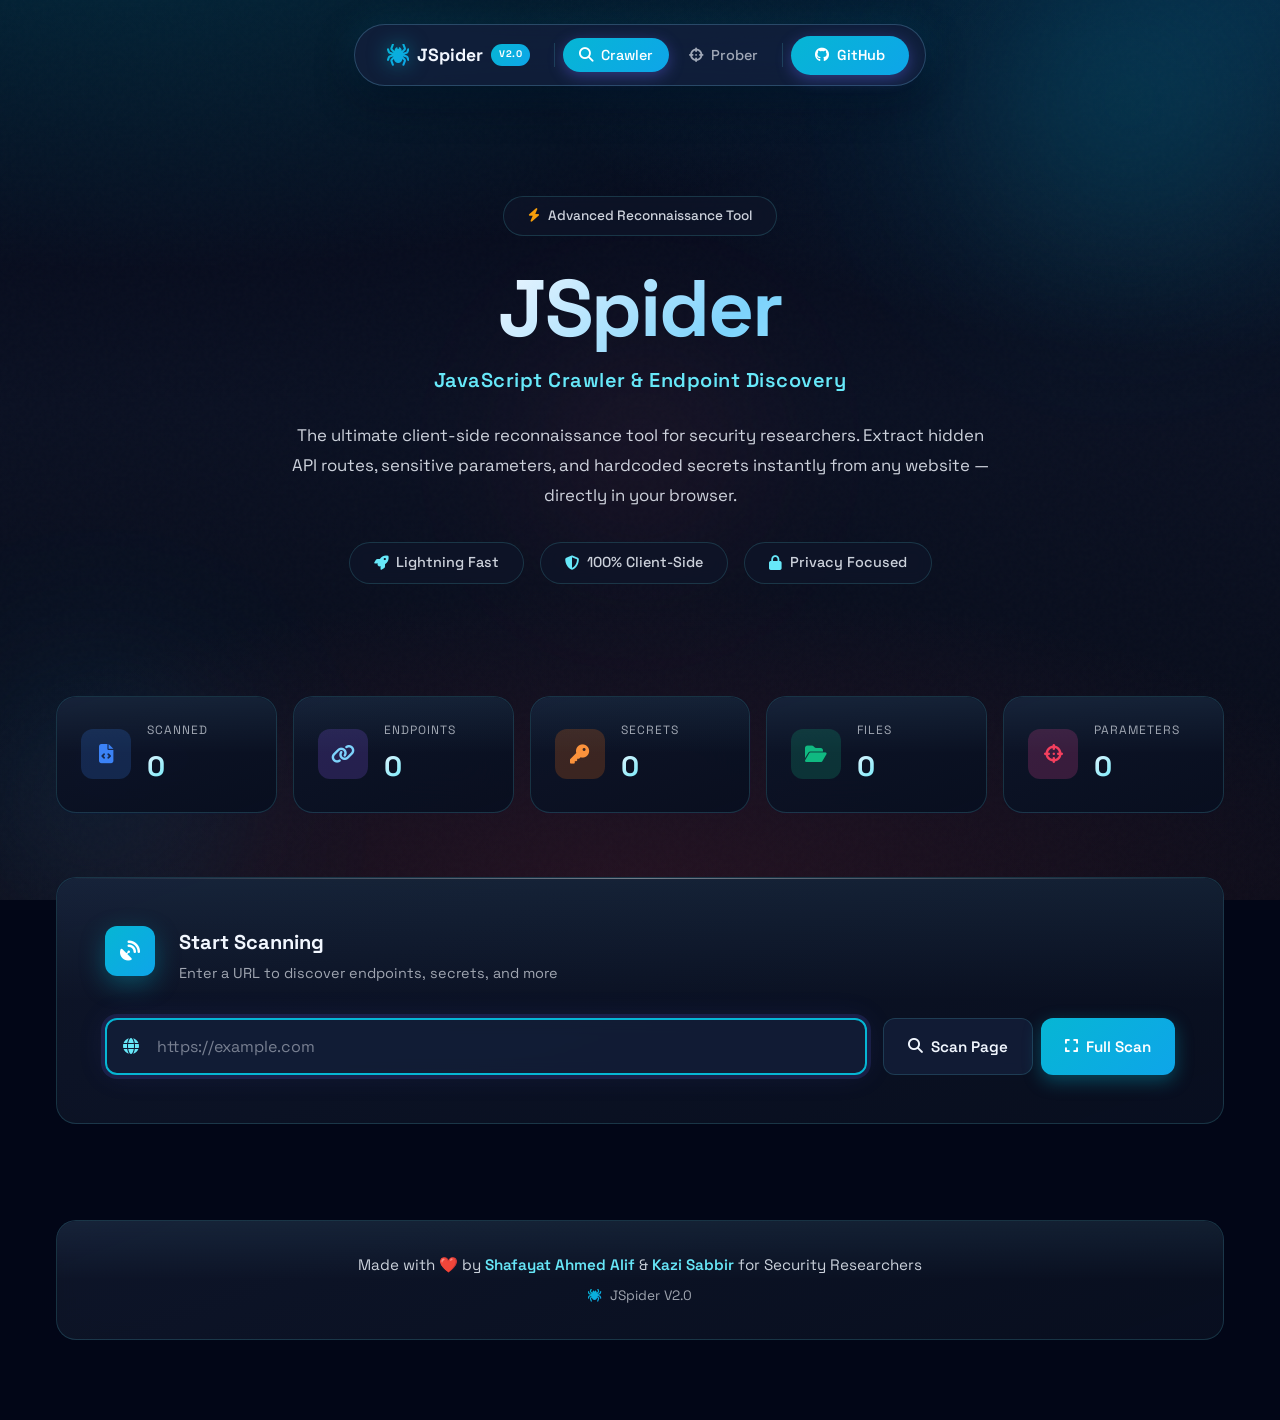
<file: tools/JSpider-main/index.html>
<!DOCTYPE html>
<html lang="en">

<head>
  <meta charset="UTF-8" />
  <meta name="viewport" content="width=device-width, initial-scale=1.0" />
  <meta name="description"
    content="JSpider - Advanced client-side JavaScript crawler & endpoint discovery tool. Extract hidden API routes, secrets, and files instantly from any website.">
  <meta name="keywords"
    content="JSpider, javascript crawler, endpoint discovery, security recon, web scraper, api discovery, bug bounty tool, client-side crawler">
  <meta name="author" content="Shafayat Ahmed Alif">
  <link rel="canonical" href="https://iamshafayat.github.io/JSpider/" />

  <!-- Open Graph / Facebook -->
  <meta property="og:type" content="website">
  <meta property="og:url" content="https://iamshafayat.github.io/JSpider/">
  <meta property="og:title" content="JSpider - Advanced JavaScript Crawler & Endpoint Discovery">
  <meta property="og:description"
    content="Advanced endpoint discovery and secret detection tool for security researchers. 100% client-side and privacy-focused.">
  <meta property="og:image" content="https://iamshafayat.github.io/JSpider/JSpider-cover.png">

  <!-- Twitter -->
  <meta property="twitter:card" content="summary_large_image">
  <meta property="twitter:url" content="https://iamshafayat.github.io/JSpider/">
  <meta property="twitter:title" content="JSpider - Advanced JavaScript Crawler & Endpoint Discovery">
  <meta property="twitter:description"
    content="Extract hidden API endpoints and secrets instantly from any JS file. Built for speed and reconnaissance.">
  <meta property="twitter:image" content="https://iamshafayat.github.io/JSpider/JSpider-cover.png">

  <title>JSpider - Advanced JavaScript Crawler & Endpoint Discovery</title>

  <!-- Structured Data (JSON-LD) -->
  <script type="application/ld+json">
  {
    "@context": "https://schema.org",
    "@type": "WebApplication",
    "name": "JSpider",
    "url": "https://iamshafayat.github.io/JSpider/",
    "description": "Advanced client-side JavaScript crawler and reconnaissance tool for endpoint discovery and secret detection.",
    "applicationCategory": "SecurityTool",
    "softwareVersion": "2.0",
    "operatingSystem": "Web Browser",
    "author": {
      "@type": "Person",
      "name": "Shafayat Ahmed Alif"
    }
  }
  </script>

  <link rel="stylesheet" href="style.css" />
  <link href="https://fonts.googleapis.com/css2?family=Space+Grotesk:wght@400;500;600;700&display=swap"
    rel="stylesheet" />
  <link rel="stylesheet" href="https://cdnjs.cloudflare.com/ajax/libs/font-awesome/6.5.1/css/all.min.css" />
  <link rel="icon" href="favicon.png">
</head>

<body>
  <!-- Background Elements -->
  <div class="bg-wrapper">
    <div class="bg-gradient"></div>
    <div class="bg-orb orb-1"></div>
    <div class="bg-orb orb-2"></div>
    <div class="bg-orb orb-3"></div>
    <div class="bg-noise"></div>
  </div>

  <!-- ========== FLOATING NAVIGATION ========== -->
  <nav class="floating-nav">
    <a href="#" class="nav-logo">
      <i class="fas fa-spider"></i>
      <span>JSpider</span>
      <span class="nav-badge">V2.0</span>
    </a>
    <div class="nav-divider"></div>
    <div class="nav-links">
      <button id="navCrawler" class="nav-link active">
        <i class="fas fa-search"></i>
        <span>Crawler</span>
      </button>
      <button id="navProber" class="nav-link">
        <i class="fas fa-crosshairs"></i>
        <span>Prober</span>
      </button>
    </div>
    <div class="nav-divider"></div>
    <a href="https://github.com/iamshafayat/JSpider" target="_blank" rel="noopener noreferrer" class="nav-cta">
      <i class="fab fa-github"></i>
      <span>GitHub</span>
    </a>
  </nav>

  <!-- Mobile Navigation -->
  <nav class="mobile-nav">
    <a href="#" class="mobile-logo">
      <i class="fas fa-spider"></i>
      <span>JSpider</span>
      <span class="mobile-badge">V2.0</span>
    </a>
    <button class="mobile-menu-btn" id="mobileMenuBtn">
      <span></span>
      <span></span>
      <span></span>
    </button>
  </nav>

  <div class="mobile-menu" id="mobileMenu">
    <button id="navCrawlerMobile" class="mobile-nav-link active">
      <i class="fas fa-search"></i>
      <span>Smart Crawler</span>
    </button>
    <button id="navProberMobile" class="mobile-nav-link">
      <i class="fas fa-crosshairs"></i>
      <span>Sensitive Path Prober</span>
    </button>
    <div class="mobile-divider"></div>
    <a href="https://github.com/iamshafayat/JSpider" target="_blank" class="mobile-cta">
      <i class="fab fa-github"></i>
      <span>GitHub</span>
    </a>
  </div>

  <div class="wrapper">
    <!-- Hero Section -->
    <header class="hero-section">
      <div class="hero-badge glass-badge">
        <i class="fas fa-bolt"></i>
        <span>Advanced Reconnaissance Tool</span>
      </div>
      <h1 class="hero-title">
        <span class="title-gradient">JSpider</span>
      </h1>
      <p class="hero-subtitle">JavaScript Crawler & Endpoint Discovery</p>
      <p class="hero-description">
        The ultimate client-side reconnaissance tool for security researchers. Extract hidden API routes, sensitive
        parameters, and hardcoded secrets instantly from any website — directly in your browser.
      </p>
      <div class="hero-features">
        <div class="feature-chip glass-chip">
          <i class="fas fa-rocket"></i>
          <span>Lightning Fast</span>
        </div>
        <div class="feature-chip glass-chip">
          <i class="fas fa-shield-halved"></i>
          <span>100% Client-Side</span>
        </div>
        <div class="feature-chip glass-chip">
          <i class="fas fa-lock"></i>
          <span>Privacy Focused</span>
        </div>
      </div>
    </header>

    <!-- Smart Crawler Section -->
    <div id="crawler-section">
      <!-- Stats Dashboard -->
      <div class="dashboard-stats">
        <div class="stat-card glass-card" data-color="blue">
          <div class="stat-glow"></div>
          <div class="stat-icon">
            <i class="fas fa-file-code"></i>
          </div>
          <div class="stat-content">
            <span class="stat-label">Scanned</span>
            <span id="stat-scanned" class="stat-value">0</span>
          </div>
        </div>
        <div class="stat-card glass-card" data-color="purple">
          <div class="stat-glow"></div>
          <div class="stat-icon">
            <i class="fas fa-link"></i>
          </div>
          <div class="stat-content">
            <span class="stat-label">Endpoints</span>
            <span id="stat-endpoints" class="stat-value">0</span>
          </div>
        </div>
        <div class="stat-card glass-card" data-color="orange">
          <div class="stat-glow"></div>
          <div class="stat-icon">
            <i class="fas fa-key"></i>
          </div>
          <div class="stat-content">
            <span class="stat-label">Secrets</span>
            <span id="stat-secrets" class="stat-value">0</span>
          </div>
        </div>
        <div class="stat-card glass-card" data-color="green">
          <div class="stat-glow"></div>
          <div class="stat-icon">
            <i class="fas fa-folder-open"></i>
          </div>
          <div class="stat-content">
            <span class="stat-label">Files</span>
            <span id="stat-files" class="stat-value">0</span>
          </div>
        </div>
        <div class="stat-card glass-card" data-color="pink">
          <div class="stat-glow"></div>
          <div class="stat-icon">
            <i class="fas fa-crosshairs"></i>
          </div>
          <div class="stat-content">
            <span class="stat-label">Parameters</span>
            <span id="stat-parameters" class="stat-value">0</span>
          </div>
        </div>
      </div>

      <!-- Scan Container -->
      <section class="scan-container glass-card glass-card-lg">
        <div class="card-shine"></div>
        <div class="card-header">
          <div class="card-icon">
            <i class="fas fa-satellite-dish"></i>
          </div>
          <div class="card-title">
            <h2>Start Scanning</h2>
            <p>Enter a URL to discover endpoints, secrets, and more</p>
          </div>
        </div>

        <div class="input-group">
          <div class="input-wrapper glass-input">
            <i class="fas fa-globe input-icon"></i>
            <input id="urlInput" type="url" placeholder="https://example.com" autofocus required />
          </div>
          <div class="button-group">
            <button id="scanBtn" class="btn btn-secondary" title="Scan only this page and its JS">
              <i class="fas fa-search"></i>
              <span>Scan Page</span>
            </button>
            <button id="fullScanBtn" class="btn btn-primary" title="Recursively scan the entire domain">
              <i class="fas fa-expand"></i>
              <span>Full Scan</span>
            </button>
            <button id="stopScanBtn" class="btn btn-danger" style="display: none;" title="Stop the scan">
              <i class="fas fa-stop"></i>
              <span>Stop Scan</span>
            </button>
          </div>
        </div>

        <div id="progress-container" class="progress-container" style="display: none;">
          <div class="progress-bar-wrapper">
            <div class="progress-bar-bg">
              <div id="progress-bar" class="progress-bar"></div>
            </div>
            <span id="progress-percent" class="progress-percent">0%</span>
          </div>
          <div id="status" class="status">
            <i class="fas fa-spinner fa-spin"></i>
            <span>Ready to scan...</span>
          </div>
        </div>
      </section>

      <!-- Filter Section -->
      <section id="filter-section" class="filter-section glass-card" style="display: none;">
        <div class="card-shine"></div>
        <div class="search-wrapper">
          <i class="fas fa-search search-icon"></i>
          <input id="filterInput" placeholder="Filter results across all categories..." />
        </div>
        <div class="filters-advanced-grid">
          <div class="input-wrapper glass-input">
            <i class="fas fa-filter input-icon"></i>
            <input id="crawlerIncludeInput" placeholder="Include text (comma separated)" />
          </div>
          <div class="input-wrapper glass-input">
            <i class="fas fa-filter-circle-xmark input-icon"></i>
            <input id="crawlerExcludeInput" placeholder="Exclude text (comma separated)" />
          </div>
          <div class="input-wrapper glass-input">
            <i class="fas fa-globe input-icon"></i>
            <input id="crawlerSourceIncludeInput" placeholder="Include source URL (comma separated)" />
          </div>
          <div class="input-wrapper glass-input">
            <i class="fas fa-ban input-icon"></i>
            <input id="crawlerSourceExcludeInput" placeholder="Exclude source URL (comma separated)" />
          </div>
          <div class="input-wrapper glass-input">
            <i class="fas fa-layer-group input-icon"></i>
            <input id="crawlerTypeIncludeInput" placeholder="Include types (endpoint, parameter, secret, file)" />
          </div>
          <div class="input-wrapper glass-input">
            <i class="fas fa-layer-group input-icon"></i>
            <input id="crawlerTypeExcludeInput" placeholder="Exclude types (endpoint, parameter, secret, file)" />
          </div>
        </div>
        <div class="filter-toggles">
          <label class="toggle-chip">
            <input id="hideDuplicateToggle" type="checkbox" />
            <span>Hide Duplicates</span>
          </label>
          <label class="toggle-chip">
            <input id="onlyInScopeToggle" type="checkbox" />
            <span>Only In Scope</span>
          </label>
          <button id="resetCrawlerFilters" class="btn btn-secondary filter-reset-btn" type="button">
            <i class="fas fa-rotate-left"></i>
            <span>Reset Filters</span>
          </button>
        </div>
        <p id="crawler-filter-summary" class="filter-summary" aria-live="polite">Showing 0 of 0 results</p>
        <div class="category-tabs responsive-tabs">
          <button class="tab-btn active" data-tab="all">
            <i class="fas fa-layer-group"></i>
            <span>All</span>
          </button>
          <button class="tab-btn" data-tab="endpoints">
            <i class="fas fa-link"></i>
            <span>Endpoints</span>
          </button>
          <button class="tab-btn" data-tab="parameters">
            <i class="fas fa-crosshairs"></i>
            <span>Parameters</span>
          </button>
          <button class="tab-btn" data-tab="secrets">
            <i class="fas fa-key"></i>
            <span>Secrets</span>
          </button>
          <button class="tab-btn" data-tab="files">
            <i class="fas fa-folder"></i>
            <span>Files</span>
          </button>
        </div>
      </section>

      <!-- Results Container -->
      <main id="results-container" class="results-container">
        <div id="results-all" class="tab-content active">
          <div id="results" class="results-grid"></div>
        </div>
      </main>

      <!-- Export Actions -->
      <section id="actions" class="export-section glass-card" style="display: none;">
        <div class="card-shine"></div>

        <div class="export-header">
          <div class="export-icon">
            <i class="fas fa-download"></i>
          </div>
          <div class="export-title">
            <h3>Export Results</h3>
            <p>Download your findings in your preferred format</p>
          </div>
        </div>

        <div class="export-buttons">
          <button id="exportTxt" class="export-btn" title="Export as plain text">
            <i class="fas fa-file-lines"></i>
            <span class="export-format">.txt</span>
            <span class="export-desc">Plain Text</span>
          </button>
          <button id="exportJson" class="export-btn" title="Export as structured JSON">
            <i class="fas fa-file-code"></i>
            <span class="export-format">.json</span>
            <span class="export-desc">Structured</span>
          </button>
          <button id="exportCsv" class="export-btn" title="Export as CSV for spreadsheets">
            <i class="fas fa-file-csv"></i>
            <span class="export-format">.csv</span>
            <span class="export-desc">Spreadsheet</span>
          </button>
          <button id="exportMd" class="export-btn" title="Export as Markdown report">
            <i class="fab fa-markdown"></i>
            <span class="export-format">.md</span>
            <span class="export-desc">Markdown</span>
          </button>
        </div>
      </section>
    </div>

    <!-- Sensitive Path Prober Section -->
    <div id="prober-section" style="display: none;">
      <!-- Prober Stats Dashboard -->
      <div class="dashboard-stats prober-stats">
        <div class="stat-card glass-card" data-color="green">
          <div class="stat-glow"></div>
          <div class="stat-icon">
            <i class="fas fa-check-circle"></i>
          </div>
          <div class="stat-content">
            <span class="stat-label">Found (200)</span>
            <span id="prober-stat-200" class="stat-value success-value">0</span>
          </div>
        </div>
        <div class="stat-card glass-card" data-color="orange">
          <div class="stat-glow"></div>
          <div class="stat-icon">
            <i class="fas fa-ban"></i>
          </div>
          <div class="stat-content">
            <span class="stat-label">Forbidden (403)</span>
            <span id="prober-stat-403" class="stat-value warning-value">0</span>
          </div>
        </div>
        <div class="stat-card glass-card" data-color="red">
          <div class="stat-glow"></div>
          <div class="stat-icon">
            <i class="fas fa-times-circle"></i>
          </div>
          <div class="stat-content">
            <span class="stat-label">Missing (404)</span>
            <span id="prober-stat-404" class="stat-value danger-value">0</span>
          </div>
        </div>
      </div>

      <!-- Prober Container -->
      <section class="prober-container glass-card glass-card-lg prober-theme">
        <div class="card-shine prober-shine"></div>
        <div class="card-header">
          <div class="card-icon prober-icon">
            <i class="fas fa-crosshairs"></i>
          </div>
          <div class="card-title">
            <h2>Sensitive Path Prober</h2>
            <p>Check for critical files (.env, .git, config, etc.) on any domain</p>
          </div>
        </div>

        <div class="input-group">
          <div class="input-wrapper glass-input prober-input">
            <i class="fas fa-globe input-icon"></i>
            <input id="proberUrlInput" type="url" placeholder="https://example.com" />
          </div>
          <div class="input-wrapper glass-input prober-input">
            <i class="fas fa-file-lines input-icon"></i>
            <input id="proberWordlistFile" type="file" accept=".txt" />
          </div>
          <button id="probeBtn" class="btn btn-prober">
            <i class="fas fa-bolt"></i>
            <span>Check Paths</span>
          </button>
          <button id="stopProbeBtn" class="btn btn-danger" style="display: none;">
            <i class="fas fa-stop"></i>
            <span>Stop</span>
          </button>
        </div>

        <div class="prober-wordlist-box">
          <label for="proberWordlistPaste">Custom Wordlist (optional, one path per line)</label>
          <textarea id="proberWordlistPaste" rows="4"
            placeholder=
"
/admin\n/.env
/api/v1/internal
"
></textarea>
          <small>Leave empty to use the built-in sensitive path list.</small>
        </div>

        <div id="prober-progress-container" class="progress-container" style="display: none; margin-top: 1.5rem;">
          <div class="progress-bar-wrapper">
            <div class="progress-bar-bg">
              <div id="prober-progress-bar" class="progress-bar prober-progress"></div>
            </div>
            <span id="prober-progress-percent" class="progress-percent prober-percent">0%</span>
          </div>
          <div id="prober-status" class="status prober-status">
            <i class="fas fa-spinner fa-spin"></i>
            <span>Probing paths...</span>
          </div>
        </div>

        <!-- Responsive-tabs class and color-specific classes for prober tabs -->
        <div id="prober-filter-section" class="category-tabs prober-tabs responsive-tabs"
          style="display: none; margin-top: 1.5rem;">
          <button class="tab-btn prober-tab-all active" data-prober-filter="all">
            <i class="fas fa-layer-group"></i>
            <span>All</span>
          </button>
          <button class="tab-btn prober-tab-200" data-prober-filter="200">
            <i class="fas fa-check"></i>
            <span>Found (200)</span>
          </button>
          <button class="tab-btn prober-tab-403" data-prober-filter="403">
            <i class="fas fa-ban"></i>
            <span>Unauthorized / Forbidden (401/403)</span>
          </button>
          <button class="tab-btn prober-tab-404" data-prober-filter="404">
            <i class="fas fa-times"></i>
            <span>Missing (404)</span>
          </button>
        </div>

        <div id="prober-length-filters" class="length-filters" style="display: none; margin-top: 1rem;">
          <div class="input-wrapper glass-input">
            <i class="fas fa-filter input-icon"></i>
            <input id="proberIncludePath" type="text" placeholder="Include Path Text (e.g. admin, api)" />
          </div>
          <div class="input-wrapper glass-input">
            <i class="fas fa-filter-circle-xmark input-icon"></i>
            <input id="proberExcludePath" type="text" placeholder="Exclude Path Text (e.g. docs, static)" />
          </div>
          <div class="input-wrapper glass-input">
            <i class="fas fa-plus input-icon"></i>
            <input id="proberIncludeStatus" type="text" placeholder="Include Status (e.g. 200, 403)" />
          </div>
          <div class="input-wrapper glass-input">
            <i class="fas fa-minus input-icon"></i>
            <input id="proberExcludeStatus" type="text" placeholder="Exclude Status (e.g. 404)" />
          </div>
          <div class="input-wrapper glass-input">
            <i class="fas fa-plus-circle input-icon"></i>
            <input id="proberIncludeLength" type="text" placeholder="Include Lengths (e.g. 200, 4236)" />
          </div>
          <div class="input-wrapper glass-input">
            <i class="fas fa-minus-circle input-icon"></i>
            <input id="proberExcludeLength" type="text" placeholder="Exclude Lengths (e.g. 404, 0)" />
          </div>
        </div>
        <div class="prober-filter-actions">
          <button id="resetProberFilters" class="btn btn-secondary filter-reset-btn" type="button">
            <i class="fas fa-rotate-left"></i>
            <span>Reset Prober Filters</span>
          </button>
        </div>
        <p id="prober-filter-summary" class="filter-summary" aria-live="polite">Showing 0 of 0 paths</p>

        <div id="prober-results" class="prober-results-list" style="display: none;">
          <!-- Prober lines will be rendered here -->
        </div>
      </section>
    </div>

    <!-- Footer -->
    <footer class="footer">
      <div class="footer-glass glass-card">
        <p>
          Made with <span class="heart">❤️</span> by
          <a href="https://www.linkedin.com/in/iamshafayat" target="_blank" rel="noopener noreferrer">
            Shafayat Ahmed Alif
          </a> & <a href="https://www.linkedin.com/in/kazisabbir1337/" target="_blank" rel="noopener noreferrer">
            Kazi Sabbir
          </a>
          for Security Researchers
        </p>
        <div class="footer-brand">
          <i class="fas fa-spider"></i>
          <span>JSpider V2.0</span>
        </div>
      </div>
    </footer>
  </div>

  <script src="script.js"></script>
  <script>
    // Mobile menu toggle
    const mobileMenuBtn = document.getElementById('mobileMenuBtn');
    const mobileMenu = document.getElementById('mobileMenu');

    mobileMenuBtn.addEventListener('click', function () {
      this.classList.toggle('active');
      mobileMenu.classList.toggle('active');
    });

    // Mobile nav sync with desktop nav
    const navCrawlerMobile = document.getElementById('navCrawlerMobile');
    const navProberMobile = document.getElementById('navProberMobile');

    navCrawlerMobile?.addEventListener('click', function () {
      document.getElementById('navCrawler').click();
      navCrawlerMobile.classList.add('active');
      navProberMobile.classList.remove('active');
      mobileMenu.classList.remove('active');
      mobileMenuBtn.classList.remove('active');
    });

    navProberMobile?.addEventListener('click', function () {
      document.getElementById('navProber').click();
      navProberMobile.classList.add('active');
      navCrawlerMobile.classList.remove('active');
      mobileMenu.classList.remove('active');
      mobileMenuBtn.classList.remove('active');
    });

    // Sync desktop nav active states
    document.getElementById('navCrawler')?.addEventListener('click', function () {
      document.querySelectorAll('.nav-link').forEach(el => el.classList.remove('active'));
      this.classList.add('active');
      navCrawlerMobile?.classList.add('active');
      navProberMobile?.classList.remove('active');
    });

    document.getElementById('navProber')?.addEventListener('click', function () {
      document.querySelectorAll('.nav-link').forEach(el => el.classList.remove('active'));
      this.classList.add('active');
      navProberMobile?.classList.add('active');
      navCrawlerMobile?.classList.remove('active');
    });
  </script>
</body>

</html>
</file>
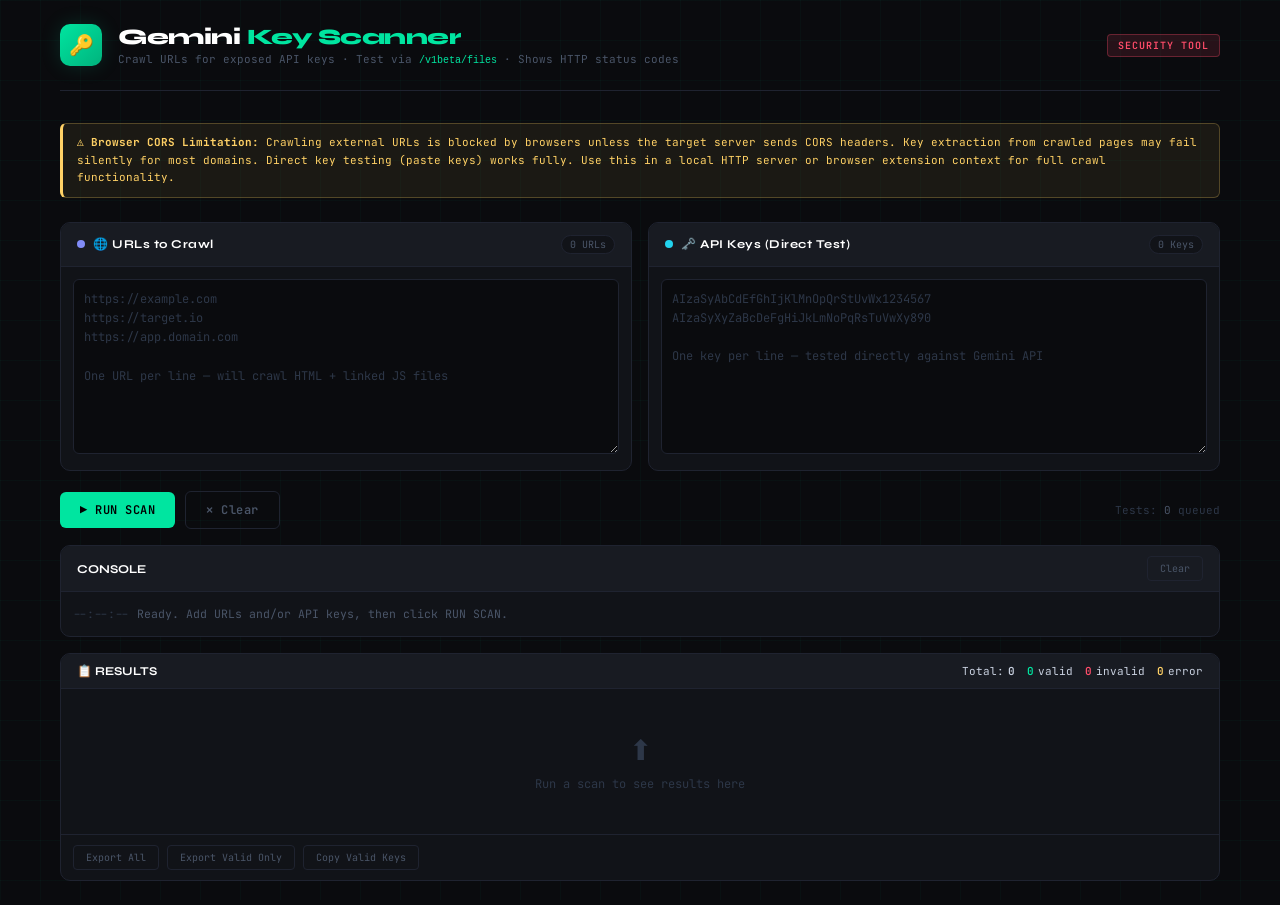
<file: tools/gemini_key_scanner/gemini_key_scanner.html>
<!DOCTYPE html>
<html lang="en">
<head>
<meta charset="UTF-8">
<meta name="viewport" content="width=device-width, initial-scale=1.0">
<title>Gemini Key Scanner</title>
<style>
  @import url('https://fonts.googleapis.com/css2?family=JetBrains+Mono:wght@300;400;600;700&family=Syne:wght@400;700;800&display=swap');

  :root {
    --bg: #0a0b0e;
    --surface: #111318;
    --surface2: #181b22;
    --border: #1f2330;
    --accent: #00e5a0;
    --accent2: #ff4d6a;
    --accent3: #ffd166;
    --text: #c9d1e0;
    --text-dim: #4a5568;
    --text-muted: #2d3748;
    --glow: 0 0 20px rgba(0,229,160,0.15);
  }

  * { box-sizing: border-box; margin: 0; padding: 0; }

  body {
    background: var(--bg);
    color: var(--text);
    font-family: 'JetBrains Mono', monospace;
    font-size: 13px;
    min-height: 100vh;
    overflow-x: hidden;
  }

  /* Grid background */
  body::before {
    content: '';
    position: fixed;
    inset: 0;
    background-image:
      linear-gradient(rgba(0,229,160,0.03) 1px, transparent 1px),
      linear-gradient(90deg, rgba(0,229,160,0.03) 1px, transparent 1px);
    background-size: 40px 40px;
    pointer-events: none;
    z-index: 0;
  }

  .container {
    position: relative;
    z-index: 1;
    max-width: 1200px;
    margin: 0 auto;
    padding: 24px 20px;
  }

  /* Header */
  .header {
    display: flex;
    align-items: center;
    gap: 16px;
    margin-bottom: 32px;
    padding-bottom: 24px;
    border-bottom: 1px solid var(--border);
  }

  .header-icon {
    width: 42px; height: 42px;
    background: linear-gradient(135deg, #00e5a0, #00b37d);
    border-radius: 10px;
    display: flex; align-items: center; justify-content: center;
    font-size: 20px;
    flex-shrink: 0;
    box-shadow: var(--glow);
  }

  .header-title {
    font-family: 'Syne', sans-serif;
    font-size: 22px;
    font-weight: 800;
    letter-spacing: -0.5px;
    color: #fff;
  }

  .header-title span { color: var(--accent); }

  .header-sub {
    font-size: 11px;
    color: var(--text-dim);
    margin-top: 2px;
  }

  .badge {
    margin-left: auto;
    background: rgba(255, 77, 106, 0.12);
    border: 1px solid rgba(255, 77, 106, 0.3);
    color: var(--accent2);
    padding: 4px 10px;
    border-radius: 4px;
    font-size: 10px;
    font-weight: 600;
    letter-spacing: 1px;
  }

  /* Warning banner */
  .warning {
    background: rgba(255, 209, 102, 0.07);
    border: 1px solid rgba(255, 209, 102, 0.25);
    border-left: 3px solid var(--accent3);
    border-radius: 6px;
    padding: 10px 14px;
    font-size: 11px;
    color: var(--accent3);
    margin-bottom: 24px;
    line-height: 1.6;
  }

  /* Main grid */
  .grid {
    display: grid;
    grid-template-columns: 1fr 1fr;
    gap: 16px;
    margin-bottom: 16px;
  }

  @media (max-width: 720px) { .grid { grid-template-columns: 1fr; } }

  /* Panel */
  .panel {
    background: var(--surface);
    border: 1px solid var(--border);
    border-radius: 10px;
    overflow: hidden;
  }

  .panel-header {
    padding: 12px 16px;
    background: var(--surface2);
    border-bottom: 1px solid var(--border);
    display: flex;
    align-items: center;
    gap: 8px;
  }

  .panel-header .dot {
    width: 8px; height: 8px;
    border-radius: 50%;
  }

  .panel-title {
    font-family: 'Syne', sans-serif;
    font-size: 12px;
    font-weight: 700;
    letter-spacing: 0.5px;
    color: #fff;
    flex: 1;
  }

  .count-badge {
    background: var(--surface);
    border: 1px solid var(--border);
    border-radius: 20px;
    padding: 2px 8px;
    font-size: 10px;
    color: var(--text-dim);
  }

  .panel-body { padding: 12px; }

  textarea {
    width: 100%;
    background: var(--bg);
    border: 1px solid var(--border);
    border-radius: 6px;
    color: var(--text);
    font-family: 'JetBrains Mono', monospace;
    font-size: 12px;
    padding: 10px;
    resize: vertical;
    outline: none;
    transition: border-color 0.2s;
    min-height: 140px;
    line-height: 1.6;
  }

  textarea:focus { border-color: var(--accent); }
  textarea::placeholder { color: var(--text-muted); }

  /* Controls */
  .controls {
    display: flex;
    gap: 10px;
    margin-top: 20px;
    flex-wrap: wrap;
    align-items: center;
  }

  .btn {
    font-family: 'JetBrains Mono', monospace;
    font-size: 12px;
    font-weight: 600;
    padding: 10px 20px;
    border: none;
    border-radius: 6px;
    cursor: pointer;
    transition: all 0.2s;
    letter-spacing: 0.5px;
  }

  .btn-primary {
    background: var(--accent);
    color: #000;
  }

  .btn-primary:hover {
    background: #00ffb3;
    box-shadow: 0 0 30px rgba(0,229,160,0.4);
    transform: translateY(-1px);
  }

  .btn-primary:disabled {
    background: var(--text-muted);
    cursor: not-allowed;
    transform: none;
    box-shadow: none;
  }

  .btn-secondary {
    background: transparent;
    color: var(--text-dim);
    border: 1px solid var(--border);
  }

  .btn-secondary:hover {
    color: var(--text);
    border-color: var(--text-dim);
  }

  /* Progress */
  .progress-wrap {
    display: none;
    margin-top: 16px;
  }

  .progress-wrap.active { display: block; }

  .progress-bar-bg {
    background: var(--surface2);
    border-radius: 4px;
    height: 4px;
    overflow: hidden;
    margin-bottom: 8px;
  }

  .progress-bar {
    height: 100%;
    background: linear-gradient(90deg, var(--accent), #00b37d);
    border-radius: 4px;
    transition: width 0.3s ease;
    width: 0%;
  }

  .progress-text {
    font-size: 11px;
    color: var(--text-dim);
  }

  /* Log */
  .log-panel {
    margin-top: 16px;
    background: var(--surface);
    border: 1px solid var(--border);
    border-radius: 10px;
    overflow: hidden;
  }

  .log-header {
    padding: 10px 16px;
    background: var(--surface2);
    border-bottom: 1px solid var(--border);
    display: flex;
    align-items: center;
    gap: 8px;
    font-family: 'Syne', sans-serif;
    font-size: 12px;
    font-weight: 700;
    color: #fff;
  }

  .live-dot {
    width: 7px; height: 7px;
    background: var(--accent);
    border-radius: 50%;
    animation: pulse 1.5s infinite;
  }

  @keyframes pulse {
    0%,100% { opacity: 1; }
    50% { opacity: 0.3; }
  }

  .log-body {
    padding: 12px;
    max-height: 220px;
    overflow-y: auto;
    font-size: 11.5px;
    line-height: 1.7;
  }

  .log-body::-webkit-scrollbar { width: 4px; }
  .log-body::-webkit-scrollbar-track { background: transparent; }
  .log-body::-webkit-scrollbar-thumb { background: var(--border); border-radius: 2px; }

  .log-line { display: flex; gap: 8px; }
  .log-line .ts { color: var(--text-muted); flex-shrink: 0; }
  .log-line.info .msg { color: var(--text-dim); }
  .log-line.ok .msg { color: var(--accent); }
  .log-line.warn .msg { color: var(--accent3); }
  .log-line.err .msg { color: var(--accent2); }
  .log-line.hit .msg { color: var(--accent); font-weight: 600; }

  /* Results */
  .results-panel {
    margin-top: 16px;
    background: var(--surface);
    border: 1px solid var(--border);
    border-radius: 10px;
    overflow: hidden;
  }

  .results-header {
    padding: 10px 16px;
    background: var(--surface2);
    border-bottom: 1px solid var(--border);
    display: flex;
    align-items: center;
    gap: 8px;
  }

  .results-title {
    font-family: 'Syne', sans-serif;
    font-size: 12px;
    font-weight: 700;
    color: #fff;
    flex: 1;
  }

  .results-stats {
    display: flex;
    gap: 12px;
    font-size: 11px;
  }

  .stat { display: flex; align-items: center; gap: 4px; }
  .stat-val { font-weight: 600; }
  .stat-val.green { color: var(--accent); }
  .stat-val.red { color: var(--accent2); }
  .stat-val.yellow { color: var(--accent3); }

  .results-body {
    padding: 12px;
    max-height: 300px;
    overflow-y: auto;
  }

  .result-item {
    display: flex;
    align-items: flex-start;
    gap: 10px;
    padding: 10px 12px;
    background: var(--surface2);
    border-radius: 6px;
    margin-bottom: 6px;
    border-left: 3px solid transparent;
    transition: border-color 0.2s;
  }

  .result-item.valid { border-left-color: var(--accent); }
  .result-item.invalid { border-left-color: var(--accent2); }
  .result-item.error { border-left-color: var(--accent3); }

  .result-status {
    font-size: 16px;
    flex-shrink: 0;
    margin-top: 1px;
  }

  .result-content { flex: 1; min-width: 0; }

  .result-key {
    font-weight: 600;
    color: #fff;
    font-size: 12px;
    word-break: break-all;
  }

  .result-key .key-mask { color: var(--text-dim); }
  .result-key .key-visible { color: var(--accent); }

  .result-meta {
    font-size: 10.5px;
    color: var(--text-dim);
    margin-top: 3px;
  }

  .result-label {
    display: inline-block;
    padding: 1px 6px;
    border-radius: 3px;
    font-size: 10px;
    font-weight: 600;
    margin-right: 6px;
  }

  .label-valid { background: rgba(0,229,160,0.12); color: var(--accent); }
  .label-invalid { background: rgba(255,77,106,0.12); color: var(--accent2); }
  .label-error { background: rgba(255,209,102,0.12); color: var(--accent3); }
  .label-crawled { background: rgba(99,102,241,0.12); color: #818cf8; }
  .label-manual { background: rgba(34,211,238,0.12); color: #22d3ee; }

  .copy-btn {
    background: transparent;
    border: 1px solid var(--border);
    color: var(--text-dim);
    padding: 3px 8px;
    border-radius: 4px;
    cursor: pointer;
    font-family: inherit;
    font-size: 10px;
    flex-shrink: 0;
    transition: all 0.15s;
  }

  .copy-btn:hover { border-color: var(--accent); color: var(--accent); }

  .empty-state {
    text-align: center;
    padding: 30px;
    color: var(--text-muted);
    font-size: 12px;
  }

  .empty-state .icon { font-size: 28px; margin-bottom: 8px; }

  /* Export */
  .export-bar {
    display: flex;
    gap: 8px;
    padding: 10px 12px;
    border-top: 1px solid var(--border);
  }

  .btn-sm {
    font-family: 'JetBrains Mono', monospace;
    font-size: 10px;
    padding: 5px 12px;
    border-radius: 4px;
    cursor: pointer;
    border: 1px solid var(--border);
    background: transparent;
    color: var(--text-dim);
    transition: all 0.15s;
  }

  .btn-sm:hover { color: var(--accent); border-color: var(--accent); }
</style>
</head>
<body>

<div class="container">

  <div class="header">
    <div class="header-icon">🔑</div>
    <div>
      <div class="header-title">Gemini <span>Key Scanner</span></div>
      <div class="header-sub">Crawl URLs for exposed API keys · Test via <code style="color:var(--accent);font-size:10px">/v1beta/files</code> · Shows HTTP status codes</div>
    </div>
    <div class="badge">SECURITY TOOL</div>
  </div>

  <div class="warning">
    ⚠️ <strong>Browser CORS Limitation:</strong> Crawling external URLs is blocked by browsers unless the target server sends CORS headers. Key extraction from crawled pages may fail silently for most domains. Direct key testing (paste keys) works fully. Use this in a local HTTP server or browser extension context for full crawl functionality.
  </div>

  <div class="grid">
    <!-- URLs panel -->
    <div class="panel">
      <div class="panel-header">
        <div class="dot" style="background:#818cf8"></div>
        <div class="panel-title">🌐 URLs to Crawl</div>
        <div class="count-badge" id="urlCount">0 URLs</div>
      </div>
      <div class="panel-body">
        <textarea id="urlInput" placeholder="https://example.com&#10;https://target.io&#10;https://app.domain.com&#10;&#10;One URL per line — will crawl HTML + linked JS files" rows="8" oninput="updateCounts()"></textarea>
      </div>
    </div>

    <!-- Keys panel -->
    <div class="panel">
      <div class="panel-header">
        <div class="dot" style="background:#22d3ee"></div>
        <div class="panel-title">🗝️ API Keys (Direct Test)</div>
        <div class="count-badge" id="keyCount">0 Keys</div>
      </div>
      <div class="panel-body">
        <textarea id="keyInput" placeholder="AIzaSyAbCdEfGhIjKlMnOpQrStUvWx1234567&#10;AIzaSyXyZaBcDeFgHiJkLmNoPqRsTuVwXy890&#10;&#10;One key per line — tested directly against Gemini API" rows="8" oninput="updateCounts()"></textarea>
      </div>
    </div>
  </div>

  <div class="controls">
    <button class="btn btn-primary" id="runBtn" onclick="startScan()">▶ RUN SCAN</button>
    <button class="btn btn-secondary" onclick="clearAll()">✕ Clear</button>
    <div style="margin-left:auto; font-size:11px; color:var(--text-muted)">
      Tests: <span id="testCount" style="color:var(--text-dim)">0</span> queued
    </div>
  </div>

  <div class="progress-wrap" id="progressWrap">
    <div class="progress-bar-bg"><div class="progress-bar" id="progressBar"></div></div>
    <div class="progress-text" id="progressText">Initializing...</div>
  </div>

  <!-- Log -->
  <div class="log-panel">
    <div class="log-header">
      <div class="live-dot" id="liveDot" style="display:none"></div>
      <span>CONSOLE</span>
      <button class="btn-sm" onclick="clearLog()" style="margin-left:auto">Clear</button>
    </div>
    <div class="log-body" id="logBody">
      <div class="log-line info"><span class="ts">--:--:--</span><span class="msg">Ready. Add URLs and/or API keys, then click RUN SCAN.</span></div>
    </div>
  </div>

  <!-- Results -->
  <div class="results-panel" id="resultsPanel">
    <div class="results-header">
      <div class="results-title">📋 RESULTS</div>
      <div class="results-stats">
        <div class="stat">Total: <span class="stat-val" id="totalStat">0</span></div>
        <div class="stat"><span class="stat-val green" id="validStat">0</span> valid</div>
        <div class="stat"><span class="stat-val red" id="invalidStat">0</span> invalid</div>
        <div class="stat"><span class="stat-val yellow" id="errorStat">0</span> error</div>
      </div>
    </div>
    <div class="results-body" id="resultsBody">
      <div class="empty-state"><div class="icon">⬆</div>Run a scan to see results here</div>
    </div>
    <div class="export-bar">
      <button class="btn-sm" onclick="exportResults('all')">Export All</button>
      <button class="btn-sm" onclick="exportResults('valid')">Export Valid Only</button>
      <button class="btn-sm" onclick="copyValid()">Copy Valid Keys</button>
    </div>
  </div>

</div>

<script>
const KEY_REGEX = /AIza[0-9A-Za-z\-_]{35}/g;
let results = [];
let scanning = false;

function ts() {
  return new Date().toTimeString().slice(0,8);
}

function log(msg, type='info') {
  const body = document.getElementById('logBody');
  const line = document.createElement('div');
  line.className = `log-line ${type}`;
  line.innerHTML = `<span class="ts">${ts()}</span><span class="msg">${msg}</span>`;
  body.appendChild(line);
  body.scrollTop = body.scrollHeight;
}

function clearLog() {
  document.getElementById('logBody').innerHTML = '';
}

function updateCounts() {
  const urls = parseLines(document.getElementById('urlInput').value);
  const keys = parseLines(document.getElementById('keyInput').value).filter(k => KEY_REGEX.test(k));
  KEY_REGEX.lastIndex = 0;
  document.getElementById('urlCount').textContent = urls.length + ' URLs';
  document.getElementById('keyCount').textContent = keys.length + ' Keys';
  document.getElementById('testCount').textContent = urls.length + keys.length;
}

function parseLines(txt) {
  return txt.split('\n').map(l => l.trim()).filter(Boolean);
}

function setProgress(pct, txt) {
  document.getElementById('progressBar').style.width = pct + '%';
  document.getElementById('progressText').textContent = txt;
}

async function testKey(key, source, sourceType) {
  const endpoint = `https://generativelanguage.googleapis.com/v1beta/files?key=${encodeURIComponent(key)}`;
  let httpStatus = null;
  try {
    const resp = await fetch(endpoint, { method: 'GET' });
    httpStatus = resp.status;
    let data = {};
    try { data = await resp.json(); } catch(_) {}

    if (resp.ok) {
      // 200 — key works
      const fileCount = data.files ? data.files.length : 0;
      return { key, source, sourceType, status: 'valid', httpStatus, detail: `${fileCount} file(s) listed`, endpoint };
    } else {
      // Non-2xx — key exists but restricted / invalid
      const msg = data.error?.message || resp.statusText || 'API error';
      return { key, source, sourceType, status: 'invalid', httpStatus, detail: msg, endpoint };
    }
  } catch(e) {
    return { key, source, sourceType, status: 'error', httpStatus, detail: e.message, endpoint };
  }
}

async function crawlURL(url) {
  const keys = new Set();
  try {
    log(`Crawling ${url}`, 'info');
    const resp = await fetch(url, { mode: 'cors', signal: AbortSignal.timeout(10000) });
    const html = await resp.text();
    const found = html.matchAll(KEY_REGEX);
    for (const m of found) keys.add({ key: m[0], src: url + ' (HTML)' });

    // Extract JS URLs
    const jsSrcs = [...html.matchAll(/(?:src|href)=["']([^"']+\.js[^"']*)/gi)].map(m => m[1]);
    for (const js of jsSrcs.slice(0, 10)) {
      const jsUrl = js.startsWith('http') ? js : new URL(js, url).href;
      try {
        const jsResp = await fetch(jsUrl, { mode: 'cors', signal: AbortSignal.timeout(8000) });
        const jsBody = await jsResp.text();
        const jsFound = jsBody.matchAll(KEY_REGEX);
        for (const m of jsFound) keys.add({ key: m[0], src: jsUrl + ' (JS)' });
      } catch(e) { /* skip */ }
    }

    log(`Found ${keys.size} key(s) at ${url}`, keys.size > 0 ? 'ok' : 'info');
  } catch(e) {
    log(`✕ CORS/network error: ${url} — ${e.message}`, 'err');
  }
  return [...keys];
}

async function startScan() {
  if (scanning) return;
  scanning = true;

  const btn = document.getElementById('runBtn');
  btn.disabled = true;
  btn.textContent = '⏳ SCANNING...';
  document.getElementById('liveDot').style.display = 'block';
  document.getElementById('progressWrap').classList.add('active');
  results = [];
  renderResults();
  setProgress(0, 'Starting...');

  const urls = parseLines(document.getElementById('urlInput').value);
  const manualKeys = parseLines(document.getElementById('keyInput').value)
    .filter(k => { KEY_REGEX.lastIndex=0; return KEY_REGEX.test(k); })
    .map(k => { KEY_REGEX.lastIndex=0; return k.match(KEY_REGEX)?.[0]; })
    .filter(Boolean);

  const allKeys = []; // {key, source, sourceType}

  // Phase 1: Crawl URLs
  if (urls.length > 0) {
    log(`[+] Phase 1: Crawling ${urls.length} URL(s)...`, 'warn');
    for (let i = 0; i < urls.length; i++) {
      setProgress(((i+1)/urls.length)*40, `Crawling ${i+1}/${urls.length}: ${urls[i]}`);
      const found = await crawlURL(urls[i]);
      for (const f of found) {
        if (!allKeys.find(k => k.key === f.key)) {
          allKeys.push({ key: f.key, source: f.src, sourceType: 'crawled' });
        }
      }
    }
    log(`[+] Crawl complete. Found ${allKeys.length} unique key(s).`, 'ok');
  }

  // Phase 2: Add manual keys
  if (manualKeys.length > 0) {
    log(`[+] Phase 2: Adding ${manualKeys.length} manual key(s)...`, 'warn');
    for (const k of manualKeys) {
      if (!allKeys.find(e => e.key === k)) {
        allKeys.push({ key: k, source: 'Manual input', sourceType: 'manual' });
      }
    }
  }

  if (allKeys.length === 0) {
    log('No keys found or entered. Aborting.', 'err');
    done(btn);
    return;
  }

  // Phase 3: Test all keys
  log(`[+] Phase 3: Testing ${allKeys.length} key(s) against Gemini API...`, 'warn');

  for (let i = 0; i < allKeys.length; i++) {
    const entry = allKeys[i];
    const pct = 40 + ((i+1)/allKeys.length)*60;
    setProgress(pct, `Testing key ${i+1}/${allKeys.length}...`);
    log(`Testing: ${maskKey(entry.key)} (${entry.sourceType})`, 'info');

    const result = await testKey(entry.key, entry.source, entry.sourceType);
    results.push(result);
    renderResults();

    const sc = result.httpStatus ? ` [HTTP ${result.httpStatus}]` : '';
    if (result.status === 'valid') {
      log(`[!!!] GEMINI ENABLED → ${maskKey(result.key)}${sc} | ${result.detail}`, 'hit');
    } else {
      log(`[✕] ${result.status.toUpperCase()}${sc} → ${maskKey(result.key)} | ${result.detail}`, result.status === 'error' ? 'warn' : 'err');
    }

    await new Promise(r => setTimeout(r, 150)); // rate limit courtesy delay
  }

  const validCount = results.filter(r => r.status === 'valid').length;
  log(`[+] Done. ${validCount}/${allKeys.length} keys are VALID Gemini keys.`, validCount > 0 ? 'hit' : 'ok');
  setProgress(100, `Complete — ${validCount} valid / ${allKeys.length} total`);
  done(btn);
}

function done(btn) {
  scanning = false;
  btn.disabled = false;
  btn.textContent = '▶ RUN SCAN';
  document.getElementById('liveDot').style.display = 'none';
}

function maskKey(key) {
  if (!key) return '';
  return key.slice(0, 8) + '••••••••••••••••••••••••••••' + key.slice(-4);
}

function maskKeyHtml(key) {
  if (!key) return '';
  return `<span class="key-mask">${key.slice(0,8)}••••••••••••••••</span><span class="key-visible">${key.slice(-6)}</span>`;
}

function renderResults() {
  const body = document.getElementById('resultsBody');
  const valid = results.filter(r => r.status === 'valid').length;
  const invalid = results.filter(r => r.status === 'invalid').length;
  const errors = results.filter(r => r.status === 'error').length;

  document.getElementById('totalStat').textContent = results.length;
  document.getElementById('validStat').textContent = valid;
  document.getElementById('invalidStat').textContent = invalid;
  document.getElementById('errorStat').textContent = errors;

  if (results.length === 0) {
    body.innerHTML = '<div class="empty-state"><div class="icon">⬆</div>Run a scan to see results here</div>';
    return;
  }

  body.innerHTML = results.slice().reverse().map(r => {
    const icon = r.status === 'valid' ? '✅' : r.status === 'invalid' ? '❌' : '⚠️';
    const typeLabel = r.sourceType === 'crawled'
      ? '<span class="result-label label-crawled">CRAWLED</span>'
      : '<span class="result-label label-manual">MANUAL</span>';
    const statusLabel = r.status === 'valid'
      ? '<span class="result-label label-valid">VALID</span>'
      : r.status === 'invalid'
      ? '<span class="result-label label-invalid">INVALID</span>'
      : '<span class="result-label label-error">ERROR</span>';
    const scColor = !r.httpStatus ? '#4a5568'
      : r.httpStatus === 200 ? 'var(--accent)'
      : r.httpStatus === 400 ? '#f97316'
      : r.httpStatus === 401 ? '#a78bfa'
      : r.httpStatus === 403 ? '#fb923c'
      : r.httpStatus === 429 ? 'var(--accent3)'
      : 'var(--accent2)';
    const scLabel = r.httpStatus
      ? `<span class="result-label" style="background:rgba(255,255,255,0.05);color:${scColor};border:1px solid ${scColor};opacity:0.85">HTTP ${r.httpStatus}</span>`
      : `<span class="result-label" style="background:rgba(255,255,255,0.04);color:var(--text-muted)">NO RESPONSE</span>`;
    return `
      <div class="result-item ${r.status}">
        <div class="result-status">${icon}</div>
        <div class="result-content">
          <div class="result-key">${maskKeyHtml(r.key)}</div>
          <div class="result-meta">${typeLabel}${statusLabel}${scLabel}${escHtml(r.detail)}</div>
          <div class="result-meta" style="margin-top:3px;color:var(--text-muted);font-size:10px">⤷ ${escHtml(r.source)}</div>
        </div>
        <button class="copy-btn" onclick="copyKey('${escHtml(r.key)}')">Copy</button>
      </div>`;
  }).join('');
}

function escHtml(str) {
  return (str||'').replace(/&/g,'&amp;').replace(/</g,'&lt;').replace(/>/g,'&gt;').replace(/"/g,'&quot;');
}

function copyKey(key) {
  navigator.clipboard.writeText(key).catch(() => {});
}

function copyValid() {
  const valid = results.filter(r => r.status === 'valid').map(r => r.key).join('\n');
  if (!valid) { log('No valid keys to copy.', 'warn'); return; }
  navigator.clipboard.writeText(valid).then(() => log('Valid keys copied to clipboard.', 'ok'));
}

function exportResults(type) {
  const data = type === 'valid' ? results.filter(r => r.status === 'valid') : results;
  if (!data.length) { log('No results to export.', 'warn'); return; }
  const lines = data.map(r =>
    `${r.status.toUpperCase()} | HTTP ${r.httpStatus ?? 'N/A'} | ${r.key} | ${r.sourceType} | ${r.source} | ${r.detail}`
  ).join('\n');
  const blob = new Blob([lines], { type: 'text/plain' });
  const a = document.createElement('a');
  a.href = URL.createObjectURL(blob);
  a.download = type === 'valid' ? 'gemini_valid_keys.txt' : 'gemini_scan_results.txt';
  a.click();
  log(`Exported ${data.length} result(s).`, 'ok');
}

function clearAll() {
  document.getElementById('urlInput').value = '';
  document.getElementById('keyInput').value = '';
  results = [];
  renderResults();
  clearLog();
  log('Cleared.', 'info');
  updateCounts();
  document.getElementById('progressWrap').classList.remove('active');
}

updateCounts();
</script>
</body>
</html>
</file>
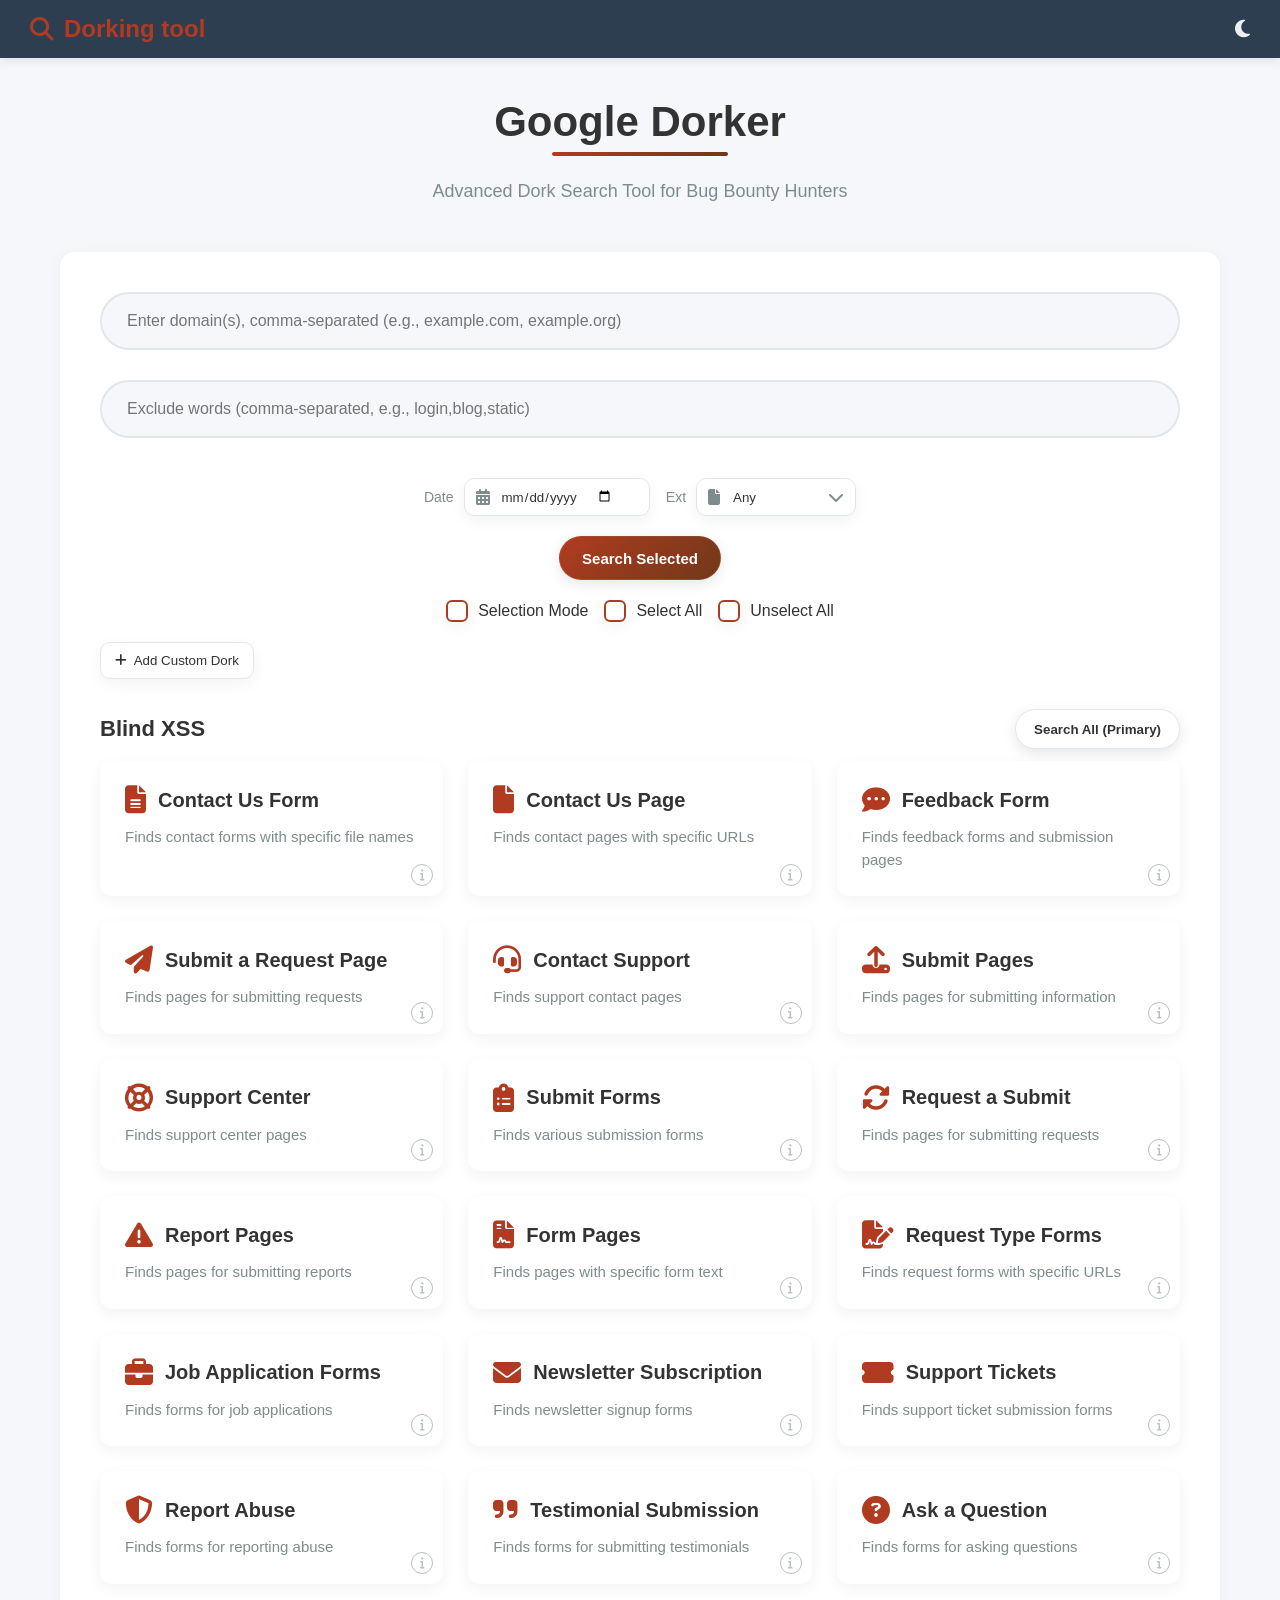
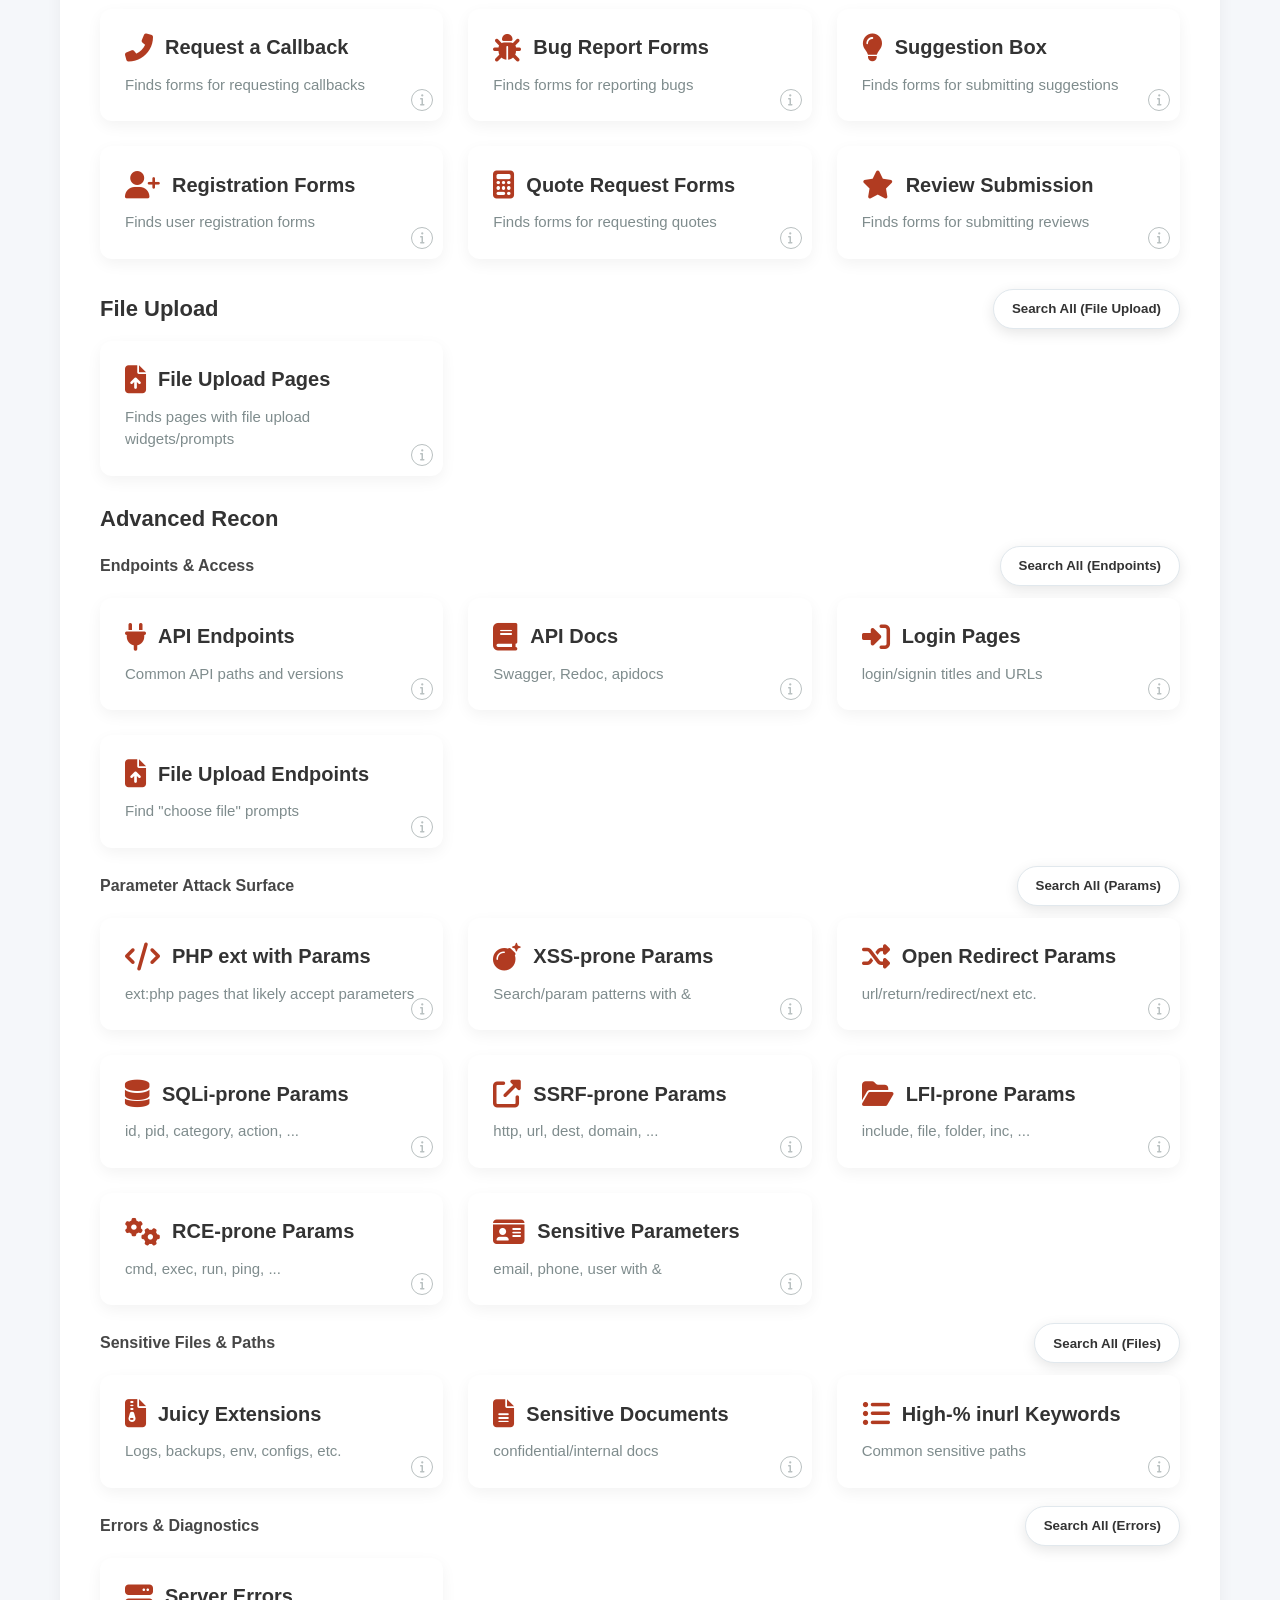
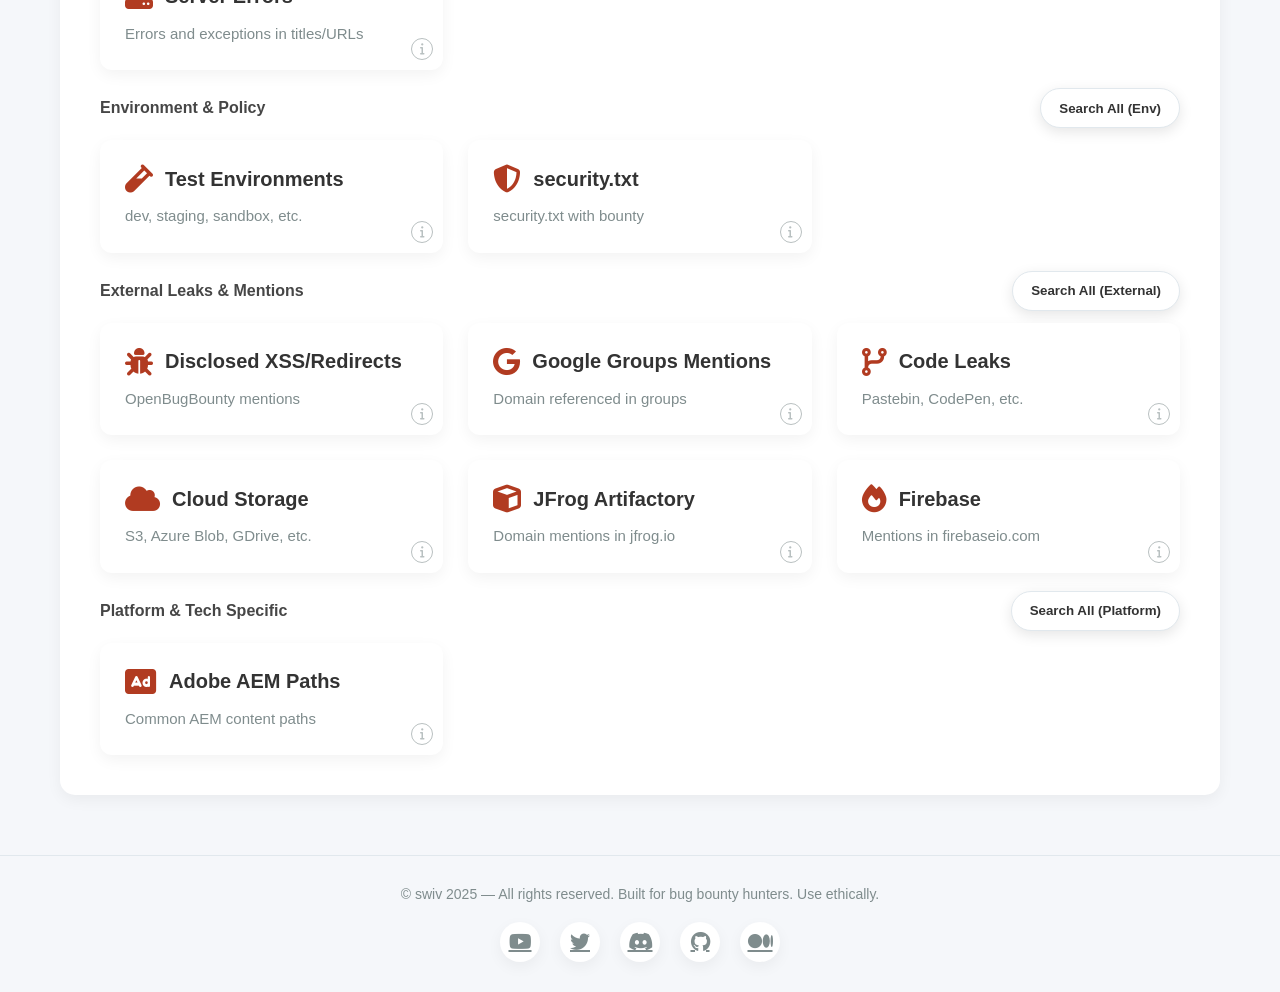
<file: tools/google-dorks/blindxss.html>
<!DOCTYPE html>
<html lang="en">
<head>
    <meta charset="UTF-8">
    <meta name="viewport" content="width=device-width, initial-scale=1.0">
    <title>swiv Dorking - Google Dork Search Tool</title>
    <link rel="stylesheet" href="https://cdnjs.cloudflare.com/ajax/libs/font-awesome/6.4.0/css/all.min.css">
    <style>
        :root {
            --primary-color: #b13b21;
            --secondary-color: #703919;
            --accent-color: #e74c3c;
            --success-color: #2ecc71;
            --bg-color: #f5f7fa;
            --card-bg: #ffffff;
            --text-color: #333333;
            --text-secondary: #7f8c8d;
            --border-color: #e1e8ed;
            --navbar-bg: #2c3e50;
            --navbar-text: #ecf0f1;
            --shadow: 0 5px 15px rgba(0,0,0,0.05);
            --shadow-hover: 0 8px 25px rgba(0,0,0,0.1);
            --transition: all 0.3s ease;
        }

        [data-theme="dark"] {
            --primary-color: rgb(89, 161, 128);
            --secondary-color: rgba(0, 0, 0, 0.096);
            --accent-color: #e74c3c;
            --success-color: #2ecc71;
            --bg-color: #000000;
            --card-bg: #121212;
            --text-color: #ffffff;
            --text-secondary: #b0b0b0;
            --border-color: #333333;
            --navbar-bg: #1a1a1a;
            --navbar-text: #ffffff;
            --shadow: 0 5px 15px rgba(0,0,0,0.5);
            --shadow-hover: 0 8px 25px rgba(0,0,0,0.7);
        }

        * {
            margin: 0;
            padding: 0;
            box-sizing: border-box;
            font-family: 'Segoe UI', Tahoma, Geneva, Verdana, sans-serif;
        }
        
        body {
            background-color: var(--bg-color);
            color: var(--text-color);
            transition: var(--transition);
        }
        
        .navbar {
            background-color: var(--navbar-bg);
            padding: 15px 30px;
            display: flex;
            justify-content: space-between;
            align-items: center;
            box-shadow: 0 2px 10px rgba(0,0,0,0.1);
            position: sticky;
            top: 0;
            z-index: 100;
            transition: var(--transition);
        }
        
        .logo {
            color: white;
            font-size: 24px;
            font-weight: bold;
            color: var(--primary-color);
            text-decoration: none;
            display: flex;
            align-items: center;
        }
        
        .logo i {
            margin-right: 10px;
        }
        
        .theme-toggle {
            background: none;
            border: none;
            color: var(--navbar-text);
            font-size: 20px;
            cursor: pointer;
            transition: var(--transition);
        }
        
        .theme-toggle:hover {
            color: var(--primary-color);
            transform: rotate(180deg);
        }
        
        .container {
            max-width: 1200px;
            margin: 40px auto;
            padding: 0 20px;
        }
        
        .header {
            text-align: center;
            margin-bottom: 50px;
        }
        
        .header h1 {
            font-size: 42px;
            color: var(--text-color);
            margin-bottom: 15px;
            position: relative;
            display: inline-block;
        }
        
        .header h1::after {
            content: '';
            position: absolute;
            width: 60%;
            height: 4px;
            background: linear-gradient(to right, var(--primary-color), var(--secondary-color));
            bottom: -10px;
            left: 20%;
            border-radius: 2px;
        }
        
        .header p {
            color: var(--text-secondary);
            font-size: 18px;
            max-width: 600px;
            margin: 20px auto 0;
        }
        
        .search-container {
            background-color: var(--card-bg);
            border-radius: 15px;
            padding: 40px;
            box-shadow: var(--shadow);
            margin-bottom: 50px;
            transition: var(--transition);
        }
        
        .domain-input {
            width: 100%;
            padding: 18px 25px;
            border: 2px solid var(--border-color);
            border-radius: 50px;
            font-size: 16px;
            outline: none;
            transition: var(--transition);
            background-color: var(--bg-color);
            color: var(--text-color);
            margin-bottom: 30px;
        }
        
        .domain-input:focus {
            border-color: var(--primary-color);
            box-shadow: 0 0 0 3px rgba(52, 152, 219, 0.2);
        }
        
        .search-all-button {
            display: inline-flex;
            align-items: center;
            justify-content: center;
            height: 44px;
            padding: 0 22px;
            border-radius: 9999px;
            font-size: 15px;
            font-weight: 600;
            cursor: pointer;
            background: linear-gradient(135deg, var(--primary-color), var(--secondary-color));
            color: #fff;
            border: 1px solid rgba(255,255,255,0.08);
            box-shadow: 0 4px 14px rgba(0,0,0,0.1);
            transition: transform .15s ease, box-shadow .15s ease, background .2s ease;
            white-space: nowrap;
        }
        .search-all-button:hover { transform: translateY(-1px); box-shadow: 0 6px 18px rgba(0,0,0,0.15); }
        .search-all-button:active { transform: translateY(0); box-shadow: 0 3px 10px rgba(0,0,0,0.12); }
        
        /* Inline actions row for primary buttons */
        .actions-row {
            display: flex;
            justify-content: center;
            align-items: center;
            gap: 12px;
            margin-bottom: 20px;
            flex-wrap: wrap;
        }
        .actions-row .search-all-button {
            width: auto;
            max-width: none;
            margin: 0;
        }
        
        .dorks-grid {
            display: grid;
            grid-template-columns: repeat(auto-fill, minmax(280px, 1fr));
            gap: 25px;
        }
        
        .dorks-section {
            margin-top: 30px;
        }
        
        .dorks-section h2 {
            font-size: 22px;
            margin: 0;
            color: var(--text-color);
        }

        /* Section header with right-aligned actions */
        .section-header {
            display: flex;
            align-items: center;
            justify-content: space-between;
            gap: 12px;
            margin: 6px 0 12px;
        }
        .category-actions { display:flex; gap:8px; flex-wrap:wrap; }
        
        .dork-card {
            background-color: var(--card-bg);
            border-radius: 12px;
            padding: 25px;
            box-shadow: var(--shadow);
            transition: var(--transition);
            cursor: pointer;
            position: relative;
            overflow: hidden;
        }
        .dork-card.selected {
            outline: 2px solid var(--primary-color);
            outline-offset: 0;
        }
        
        .dork-card::before {
            content: '';
            position: absolute;
            top: 0;
            left: 0;
            width: 5px;
            height: 100%;
            background: linear-gradient(to bottom, var(--primary-color), var(--secondary-color));
            transform: scaleY(0);
            transition: var(--transition);
        }
        
        .dork-card:hover {
            box-shadow: var(--shadow-hover);
        }
        
        .dork-card:hover::before {
            transform: scaleY(1);
        }
        
        .dork-card h3 {
            color: var(--text-color);
            margin-bottom: 12px;
            font-size: 20px;
            display: flex;
            align-items: center;
        }
        
        .dork-card p {
            color: var(--text-secondary);
            font-size: 15px;
            line-height: 1.5;
        }
        
        .dork-card .icon {
            font-size: 28px;
            color: var(--primary-color);
            margin-right: 12px;
            display: inline-block;
        }
        
        /* Nicer checkboxes for Select/Unselect All */
        .toggle-label {
            display: inline-flex;
            align-items: center;
            gap: 10px;
            position: relative;
            user-select: none;
        }
        .toggle-label input {
            position: absolute;
            opacity: 0;
            width: 0;
            height: 0;
        }
        .toggle-label span {
            display: inline-flex;
            align-items: center;
            gap: 10px;
            color: var(--text-color);
            position: relative;
        }
        .toggle-label span::before {
            content: '';
            width: 18px;
            height: 18px;
            border: 2px solid var(--primary-color);
            border-radius: 6px;
            background: var(--card-bg);
            box-shadow: var(--shadow);
            transition: var(--transition);
            display: inline-block;
        }
        .toggle-label input:focus + span::before {
            box-shadow: 0 0 0 3px rgba(52, 152, 219, 0.25);
        }
        .toggle-label:hover span::before {
            transform: translateY(-1px);
            box-shadow: var(--shadow-hover);
        }
        .toggle-label input:checked + span::before {
            background: var(--primary-color);
            border-color: var(--primary-color);
        }

        /* Filter fields (non-checkbox) */
        .filter-field {
            display: inline-flex;
            align-items: center;
            gap: 10px;
        }
        .filter-field span {
            color: var(--text-secondary);
            font-size: 14px;
        }
        .filter-control {
            position: relative;
            display: inline-flex;
            align-items: center;
        }
        .filter-control i {
            position: absolute;
            left: 12px;
            color: var(--text-secondary);
            pointer-events: none;
        }
        .filter-control .dropdown-caret {
            left: auto;
            right: 12px;
        }
        .filter-control input[type="date"],
        .filter-control select {
            appearance: none;
            -webkit-appearance: none;
            -moz-appearance: none;
            padding: 10px 36px 10px 36px;
            border: 1px solid var(--border-color, #e1e4e8);
            background: var(--card-bg);
            color: var(--text-color);
            border-radius: 10px;
            height: 38px;
            box-shadow: var(--shadow);
            transition: var(--transition);
        }
        .filter-control input[type="date"]:focus,
        .filter-control select:focus {
            outline: none;
            border-color: var(--primary-color);
            box-shadow: 0 0 0 3px rgba(52, 152, 219, 0.25);
        }
        .filter-control select {
            min-width: 160px;
        }

        /* Improve card checkbox look */
        .card-checkbox {
            -webkit-appearance: none;
            appearance: none;
            width: 26px;
            height: 26px;
            border: 2px solid var(--primary-color);
            border-radius: 4px;
            background: var(--card-bg);
            box-shadow: var(--shadow);
            transition: var(--transition);
        }
        .card-checkbox:hover {
            transform: translateY(-1px);
            box-shadow: var(--shadow-hover);
        }
        .card-checkbox:checked {
            background: var(--primary-color);
            border-color: var(--primary-color);
            box-shadow: inset 0 0 0 3px var(--card-bg), var(--shadow);
        }
        .card-checkbox {
            position: absolute;
            top: 10px;
            right: 10px;
            width: 18px;
            height: 18px;
            cursor: pointer;
            z-index: 2;
        }

        /* Add Custom Dork panel */
        .add-dork-wrapper { margin: 10px 0 24px; }
        .add-dork-btn {
            background: transparent;
            color: var(--text-color);
            border: 1px solid var(--border-color);
            padding: 10px 14px;
            border-radius: 10px;
            cursor: pointer;
            box-shadow: var(--shadow);
            transition: var(--transition);
        }
        .add-dork-btn:hover { box-shadow: var(--shadow-hover); transform: translateY(-1px); }
        .add-dork-panel {
            margin-top: 12px;
            background: var(--card-bg);
            border: 1px solid var(--border-color);
            border-radius: 12px;
            padding: 16px;
            display: none;
        }
        .add-dork-panel.show { display: block; }
        .add-dork-grid {
            display: grid;
            grid-template-columns: repeat(auto-fit, minmax(220px, 1fr));
            gap: 12px;
        }
        .add-dork-grid .full-row { grid-column: 1 / -1; }
        .add-dork-panel label { font-size: 13px; color: var(--text-secondary); display: block; margin-bottom: 6px; }
        .add-dork-panel input[type="text"],
        .add-dork-panel textarea {
            width: 100%;
            padding: 12px 14px;
            border: 1px solid var(--border-color);
            border-radius: 10px;
            background: var(--bg-color);
            color: var(--text-color);
        }
        .add-dork-panel textarea { resize: vertical; min-height: 70px; }
        .add-dork-actions { display: flex; gap: 10px; justify-content: flex-end; margin-top: 10px; }
        .btn {
            display: inline-flex;
            align-items: center;
            justify-content: center;
            gap: 8px;
            height: 40px;
            padding: 0 18px;
            border-radius: 9999px; /* pill */
            border: 1px solid var(--border-color);
            background: var(--card-bg);
            color: var(--text-color);
            font-weight: 600;
            cursor: pointer;
            box-shadow: 0 4px 14px rgba(0,0,0,0.1);
            transition: transform .15s ease, box-shadow .15s ease, background .2s ease;
            white-space: nowrap;
        }
        .btn.primary {
            /* Fallback gradient */
            background: linear-gradient(135deg, var(--primary-color), var(--secondary-color));
            /* Prefer enhanced gradient when supported */
            background: linear-gradient(180deg, color-mix(in srgb, var(--primary-color) 92%, #fff 8%), var(--secondary-color));
            color: #fff;
            border-color: rgba(255,255,255,0.08);
        }
        .btn:hover { box-shadow: 0 6px 18px rgba(0,0,0,0.15); transform: translateY(-1px); }
        .btn:active { transform: translateY(0); box-shadow: 0 3px 10px rgba(0,0,0,0.12); }
        .btn:focus-visible { outline: 0; box-shadow: 0 0 0 3px rgba(52, 152, 219, 0.28), 0 6px 18px rgba(0,0,0,0.15); }
        .category-actions .btn { white-space: nowrap; }

        /* Accent strip for custom cards */
        .dork-card .accent-strip {
            position: absolute;
            left: 0; top: 0; bottom: 0;
            width: 5px;
            border-top-left-radius: 12px;
            border-bottom-left-radius: 12px;
            z-index: 1;
            pointer-events: none;
        }

        /* Delete button for custom dorks */
        .delete-btn {
            position: absolute;
            top: 8px;
            right: 38px; /* leave space for checkbox at right:10px */
            width: 22px;
            height: 22px;
            border-radius: 50%;
            border: 1px solid var(--border-color);
            background: var(--card-bg);
            color: var(--text-secondary);
            display: flex;
            align-items: center;
            justify-content: center;
            font-size: 12px;
            box-shadow: var(--shadow);
            cursor: pointer;
            z-index: 2;
            transition: var(--transition);
        }
        .delete-btn:hover { color: var(--accent-color); box-shadow: var(--shadow-hover); transform: translateY(-1px); }

        /* Info button */
        .info-btn {
            position: absolute;
            bottom: 10px;
            right: 10px;
            width: 22px;
            height: 22px;
            border-radius: 50%;
            border: 1px solid var(--text-secondary);
            color: var(--text-secondary);
            background: transparent;
            display: flex;
            align-items: center;
            justify-content: center;
            font-size: 12px;
            opacity: 0.55;
            transition: var(--transition);
            z-index: 2;
        }
        .info-btn:hover {
            opacity: 0.9;
            transform: translateY(-1px);
        }
        .info-btn i { pointer-events: none; }

        /* Popover */
        .info-popover {
            position: fixed;
            max-width: 320px;
            background: var(--card-bg);
            color: var(--text-color);
            border: 1px solid var(--border-color);
            box-shadow: var(--shadow-hover);
            border-radius: 8px;
            padding: 12px 14px;
            font-size: 13px;
            z-index: 1001;
            display: none;
        }
        .info-popover.show { display: block; }
        
        .footer {
            text-align: center;
            margin-top: 60px;
            padding: 30px 20px;
            color: var(--text-secondary);
            font-size: 14px;
            border-top: 1px solid var(--border-color);
        }
        
        .social-links {
            margin-top: 20px;
            display: flex;
            justify-content: center;
            gap: 20px;
        }
        
        .social-links a {
            color: var(--text-secondary);
            font-size: 20px;
            transition: var(--transition);
            display: flex;
            align-items: center;
            justify-content: center;
            width: 40px;
            height: 40px;
            border-radius: 50%;
            background-color: var(--card-bg);
            box-shadow: var(--shadow);
        }
        
        .social-links a:hover {
            color: var(--primary-color);
            transform: translateY(-5px);
            box-shadow: var(--shadow-hover);
        }
        
        .notification {
            position: fixed;
            top: 20px;
            right: 20px;
            background-color: var(--success-color);
            color: white;
            padding: 15px 25px;
            border-radius: 50px;
            box-shadow: 0 5px 15px rgba(0,0,0,0.2);
            transform: translateX(120%);
            transition: var(--transition);
            z-index: 1000;
            display: flex;
            align-items: center;
        }
        
        .notification.show {
            transform: translateX(0);
        }
        
        .notification i {
            margin-right: 10px;
            font-size: 18px;
        }
        
        .notification.error {
            background-color: var(--accent-color);
        }
        
        @media (max-width: 768px) {
            .navbar {
                padding: 15px;
            }
            
            .header h1 {
                font-size: 32px;
            }
            
            .search-container {
                padding: 25px;
            }
            
            .dorks-grid {
                grid-template-columns: repeat(auto-fill, minmax(250px, 1fr));
                gap: 20px;
            }
            
            .social-links {
                gap: 15px;
            }
            
            .social-links a {
                width: 35px;
                height: 35px;
                font-size: 18px;
            }
        }
    </style>
</head>
<body>
    <nav class="navbar">
        <a href="#" class="logo">
            <i class="fas fa-search"></i> Dorking tool
        </a>
        <button class="theme-toggle" id="themeToggle">
            <i class="fas fa-moon"></i>
        </button>
    </nav>
    
    <div class="container">
        <div class="header">
            <h1>Google Dorker</h1>
            <p>Advanced Dork Search Tool for Bug Bounty Hunters</p>
        </div>
        
        <div class="search-container">
            <input type="text" id="domainInput" class="domain-input" placeholder="Enter domain(s), comma-separated (e.g., example.com, example.org)">
            <input type="text" id="excludeInput" class="domain-input" placeholder="Exclude words (comma-separated, e.g., login,blog,static)">
            <div class="filters-row" style="display:flex;gap:16px;justify-content:center;align-items:center;margin:10px 0 20px;flex-wrap:wrap;">
                <label class="filter-field">
                    <span>Date</span>
                    <div class="filter-control">
                        <i class="fas fa-calendar-alt"></i>
                        <input type="date" id="dateFilterInput" placeholder="YYYY-MM-DD" />
                    </div>
                </label>
                <label class="filter-field">
                    <span>Ext</span>
                    <div class="filter-control">
                        <i class="fas fa-file"></i>
                        <select id="extFilterSelect">
                        <option value="">Any</option>
                        <option value="txt">txt</option>
                        <option value="log">log</option>
                        <option value="json">json</option>
                        <option value="xml">xml</option>
                        <option value="pdf">pdf</option>
                        <option value="csv">csv</option>
                        <option value="sql">sql</option>
                        <option value="yml">yml</option>
                        <option value="yaml">yaml</option>
                        <option value="ini">ini</option>
                        <option value="env">env</option>
                        <option value="conf">conf</option>
                        <option value="cfg">cfg</option>
                        <option value="properties">properties</option>
                        <option value="php">php</option>
                        <option value="asp">asp</option>
                        <option value="aspx">aspx</option>
                        <option value="jsp">jsp</option>
                        <option value="js">js</option>
                        <option value="map">map</option>
                        <option value="ts">ts</option>
                        <option value="py">py</option>
                        <option value="rb">rb</option>
                        <option value="jar">jar</option>
                        <option value="war">war</option>
                        <option value="zip">zip</option>
                        <option value="tar">tar</option>
                        <option value="gz">gz</option>
                        <option value="7z">7z</option>
                        <option value="rar">rar</option>
                        <option value="bak">bak</option>
                        <option value="backup">backup</option>
                        <option value="old">old</option>
                        <option value="swp">swp</option>
                        <option value="htaccess">htaccess</option>
                        <option value="htpasswd">htpasswd</option>
                        <option value="git">git</option>
                        <option value="svn">svn</option>
                        <option value="doc">doc</option>
                        <option value="docx">docx</option>
                        <option value="xls">xls</option>
                        <option value="xlsx">xlsx</option>
                        <option value="ppt">ppt</option>
                        <option value="pptx">pptx</option>
                        <option value="pem">pem</option>
                        <option value="key">key</option>
                        <option value="crt">crt</option>
                        <option value="cer">cer</option>
                        <option value="sqlite">sqlite</option>
                        <option value="db">db</option>
                        </select>
                        <i class="fas fa-chevron-down dropdown-caret"></i>
                    </div>
                </label>
            </div>
            <div class="actions-row">
                <button id="searchSelectedButton" class="search-all-button">Search Selected</button>
            </div>
            <div style="display:flex;gap:16px;justify-content:center;align-items:center;margin-bottom:20px;">
                <label class="toggle-label" style="display:flex;align-items:center;gap:8px;cursor:pointer;">
                    <input type="checkbox" id="selectionModeCheckbox" />
                    <span>Selection Mode</span>
                </label>
                <label class="toggle-label" style="display:flex;align-items:center;gap:8px;cursor:pointer;">
                    <input type="checkbox" id="selectAllCheckbox" />
                    <span>Select All</span>
                </label>
                <label class="toggle-label" style="display:flex;align-items:center;gap:8px;cursor:pointer;">
                    <input type="checkbox" id="unselectAllCheckbox" />
                    <span>Unselect All</span>
                </label>
            </div>

            <!-- Add Custom Dork UI -->
            <div class="add-dork-wrapper">
                <button id="toggleAddDork" class="add-dork-btn"><i class="fas fa-plus"></i>&nbsp; Add Custom Dork</button>
                <div id="addDorkPanel" class="add-dork-panel">
                    <div class="add-dork-grid">
                        <div>
                            <label for="customDorkName">Name</label>
                            <input type="text" id="customDorkName" placeholder="e.g., My Special Dork" />
                        </div>
                        <div>
                            <label for="customDorkColor">Color (accent)</label>
                            <input type="text" id="customDorkColor" placeholder="#ff5722 or tomato" />
                        </div>
                        <div class="full-row">
                            <label for="customDorkInfo">Info</label>
                            <input type="text" id="customDorkInfo" placeholder="Short description shown in info popover" />
                        </div>
                        <div class="full-row">
                            <label for="customDorkQuery">Dork query</label>
                            <textarea id="customDorkQuery" placeholder="Use site:{domain} to scope to current domain(s), or {domain} for literal domain string(s)"></textarea>
                        </div>
                        <div>
                            <label class="toggle-label" style="cursor:pointer;">
                                <input type="checkbox" id="customDorkIncludeAll" />
                                <span>Include in Search All</span>
                            </label>
                        </div>
                    </div>
                    <div class="add-dork-actions">
                        <button id="cancelAddDork" class="btn">Cancel</button>
                        <button id="saveAddDork" class="btn primary">Save Dork</button>
                    </div>
                </div>
            </div>

            <!-- Custom Dorks Section -->
            <div class="dorks-section" id="customDorksSection" style="display:none;">
                <h2>Custom Dorks</h2>
                <div class="dorks-grid" id="customDorksGrid"></div>
            </div>
            
            <!-- Primary Targets -->
            <div class="dorks-section">
                <div class="section-header">
                    <h2>Blind XSS</h2>
                    <div class="category-actions">
                        <button id="searchAllPrimaryButton" class="btn">Search All (Primary)</button>
                    </div>
                </div>
                <div class="dorks-grid">
                <div class="dork-card" data-dork="contactForm">
                    <h3><i class="fas fa-file-alt icon"></i> Contact Us Form</h3>
                    <p>Finds contact forms with specific file names</p>
                </div>
                
                <div class="dork-card" data-dork="contactPage">
                    <h3><i class="fas fa-file icon"></i> Contact Us Page</h3>
                    <p>Finds contact pages with specific URLs</p>
                </div>
                
                <div class="dork-card" data-dork="feedbackForm">
                    <h3><i class="fas fa-comment-dots icon"></i> Feedback Form</h3>
                    <p>Finds feedback forms and submission pages</p>
                </div>
                
                <div class="dork-card" data-dork="submitRequest">
                    <h3><i class="fas fa-paper-plane icon"></i> Submit a Request Page</h3>
                    <p>Finds pages for submitting requests</p>
                </div>
                
                <div class="dork-card" data-dork="contactSupport">
                    <h3><i class="fas fa-headset icon"></i> Contact Support</h3>
                    <p>Finds support contact pages</p>
                </div>
                
                <div class="dork-card" data-dork="submitPages">
                    <h3><i class="fas fa-upload icon"></i> Submit Pages</h3>
                    <p>Finds pages for submitting information</p>
                </div>
                
                <div class="dork-card" data-dork="supportCenter">
                    <h3><i class="fas fa-life-ring icon"></i> Support Center</h3>
                    <p>Finds support center pages</p>
                </div>
                
                <div class="dork-card" data-dork="submitForms">
                    <h3><i class="fas fa-clipboard-list icon"></i> Submit Forms</h3>
                    <p>Finds various submission forms</p>
                </div>
                
                <div class="dork-card" data-dork="requestSubmit">
                    <h3><i class="fas fa-sync-alt icon"></i> Request a Submit</h3>
                    <p>Finds pages for submitting requests</p>
                </div>
                
                <div class="dork-card" data-dork="reportPages">
                    <h3><i class="fas fa-exclamation-triangle icon"></i> Report Pages</h3>
                    <p>Finds pages for submitting reports</p>
                </div>
                
                <div class="dork-card" data-dork="formPages">
                    <h3><i class="fas fa-file-contract icon"></i> Form Pages</h3>
                    <p>Finds pages with specific form text</p>
                </div>
                
                <div class="dork-card" data-dork="requestTypeForms">
                    <h3><i class="fas fa-file-signature icon"></i> Request Type Forms</h3>
                    <p>Finds request forms with specific URLs</p>
                </div>
                
                <!-- New Blind XSS Dorks -->
                <div class="dork-card" data-dork="jobApplication">
                    <h3><i class="fas fa-briefcase icon"></i> Job Application Forms</h3>
                    <p>Finds forms for job applications</p>
                </div>
                
                <div class="dork-card" data-dork="newsletterSubscription">
                    <h3><i class="fas fa-envelope icon"></i> Newsletter Subscription</h3>
                    <p>Finds newsletter signup forms</p>
                </div>
                
                <div class="dork-card" data-dork="supportTickets">
                    <h3><i class="fas fa-ticket-alt icon"></i> Support Tickets</h3>
                    <p>Finds support ticket submission forms</p>
                </div>
                
                <div class="dork-card" data-dork="reportAbuse">
                    <h3><i class="fas fa-shield-alt icon"></i> Report Abuse</h3>
                    <p>Finds forms for reporting abuse</p>
                </div>
                
                <div class="dork-card" data-dork="testimonialSubmission">
                    <h3><i class="fas fa-quote-right icon"></i> Testimonial Submission</h3>
                    <p>Finds forms for submitting testimonials</p>
                </div>
                
                <div class="dork-card" data-dork="askQuestion">
                    <h3><i class="fas fa-question-circle icon"></i> Ask a Question</h3>
                    <p>Finds forms for asking questions</p>
                </div>
                
                <div class="dork-card" data-dork="requestCallback">
                    <h3><i class="fas fa-phone-alt icon"></i> Request a Callback</h3>
                    <p>Finds forms for requesting callbacks</p>
                </div>
                
                <div class="dork-card" data-dork="bugReport">
                    <h3><i class="fas fa-bug icon"></i> Bug Report Forms</h3>
                    <p>Finds forms for reporting bugs</p>
                </div>
                
                <div class="dork-card" data-dork="suggestionBox">
                    <h3><i class="fas fa-lightbulb icon"></i> Suggestion Box</h3>
                    <p>Finds forms for submitting suggestions</p>
                </div>
                
                <div class="dork-card" data-dork="registrationForms">
                    <h3><i class="fas fa-user-plus icon"></i> Registration Forms</h3>
                    <p>Finds user registration forms</p>
                </div>
                
                <div class="dork-card" data-dork="quoteRequest">
                    <h3><i class="fas fa-calculator icon"></i> Quote Request Forms</h3>
                    <p>Finds forms for requesting quotes</p>
                </div>
                
                <div class="dork-card" data-dork="reviewSubmission">
                    <h3><i class="fas fa-star icon"></i> Review Submission</h3>
                    <p>Finds forms for submitting reviews</p>
                </div>
                </div>
            </div>

            <!-- File Upload (alone) -->
            <div class="dorks-section">
                <div class="section-header">
                    <h2>File Upload</h2>
                    <div class="category-actions">
                        <button id="searchAllUploadButton" class="btn">Search All (File Upload)</button>
                    </div>
                </div>
                <div class="dorks-grid">
                    <div class="dork-card" data-dork="fileUpload">
                        <h3><i class="fas fa-file-arrow-up icon"></i> File Upload Pages</h3>
                        <p>Finds pages with file upload widgets/prompts</p>
                    </div>
                </div>
            </div>

            <!-- Advanced Recon (split into subcategories) -->
            <div class="dorks-section">
                <div class="section-header">
                    <h2>Advanced Recon</h2>
                    <div class="category-actions"></div>
                </div>

                <!-- Endpoints & Access -->
                <div class="section-header" style="margin-top: 14px;">
                    <h3 style="margin:0; font-size:16px; opacity:.9;">Endpoints & Access</h3>
                    <div class="category-actions">
                        <button id="searchAllAdvancedEndpoints" class="btn">Search All (Endpoints)</button>
                    </div>
                </div>
                <div class="dorks-grid">
                    <div class="dork-card" data-dork="apiEndpoints">
                        <h3><i class="fas fa-plug icon"></i> API Endpoints</h3>
                        <p>Common API paths and versions</p>
                    </div>
                    <div class="dork-card" data-dork="apiDocs">
                        <h3><i class="fas fa-book icon"></i> API Docs</h3>
                        <p>Swagger, Redoc, apidocs</p>
                    </div>
                    <div class="dork-card" data-dork="loginPages">
                        <h3><i class="fas fa-sign-in-alt icon"></i> Login Pages</h3>
                        <p>login/signin titles and URLs</p>
                    </div>
                    <div class="dork-card" data-dork="fileUploadEndpoints">
                        <h3><i class="fas fa-file-upload icon"></i> File Upload Endpoints</h3>
                        <p>Find "choose file" prompts</p>
                    </div>
                </div>

                <!-- Parameter Attack Surface -->
                <div class="section-header" style="margin-top: 18px;">
                    <h3 style="margin:0; font-size:16px; opacity:.9;">Parameter Attack Surface</h3>
                    <div class="category-actions">
                        <button id="searchAllAdvancedParams" class="btn">Search All (Params)</button>
                    </div>
                </div>
                <div class="dorks-grid">
                    <div class="dork-card" data-dork="phpParams">
                        <h3><i class="fas fa-code icon"></i> PHP ext with Params</h3>
                        <p>ext:php pages that likely accept parameters</p>
                    </div>
                    <div class="dork-card" data-dork="xssParams">
                        <h3><i class="fas fa-bomb icon"></i> XSS-prone Params</h3>
                        <p>Search/param patterns with &</p>
                    </div>
                    <div class="dork-card" data-dork="openRedirectParams">
                        <h3><i class="fas fa-random icon"></i> Open Redirect Params</h3>
                        <p>url/return/redirect/next etc.</p>
                    </div>
                    <div class="dork-card" data-dork="sqliParams">
                        <h3><i class="fas fa-database icon"></i> SQLi-prone Params</h3>
                        <p>id, pid, category, action, ...</p>
                    </div>
                    <div class="dork-card" data-dork="ssrfParams">
                        <h3><i class="fas fa-external-link-alt icon"></i> SSRF-prone Params</h3>
                        <p>http, url, dest, domain, ...</p>
                    </div>
                    <div class="dork-card" data-dork="lfiParams">
                        <h3><i class="fas fa-folder-open icon"></i> LFI-prone Params</h3>
                        <p>include, file, folder, inc, ...</p>
                    </div>
                    <div class="dork-card" data-dork="rceParams">
                        <h3><i class="fas fa-cogs icon"></i> RCE-prone Params</h3>
                        <p>cmd, exec, run, ping, ...</p>
                    </div>
                    <div class="dork-card" data-dork="sensitiveParams">
                        <h3><i class="fas fa-id-card icon"></i> Sensitive Parameters</h3>
                        <p>email, phone, user with &</p>
                    </div>
                </div>

                <!-- Sensitive Files & Paths -->
                <div class="section-header" style="margin-top: 18px;">
                    <h3 style="margin:0; font-size:16px; opacity:.9;">Sensitive Files & Paths</h3>
                    <div class="category-actions">
                        <button id="searchAllAdvancedFiles" class="btn">Search All (Files)</button>
                    </div>
                </div>
                <div class="dorks-grid">
                    <div class="dork-card" data-dork="juicyExtensions">
                        <h3><i class="fas fa-file-archive icon"></i> Juicy Extensions</h3>
                        <p>Logs, backups, env, configs, etc.</p>
                    </div>
                    <div class="dork-card" data-dork="sensitiveDocs">
                        <h3><i class="fas fa-file-alt icon"></i> Sensitive Documents</h3>
                        <p>confidential/internal docs</p>
                    </div>
                    <div class="dork-card" data-dork="highInurl">
                        <h3><i class="fas fa-list-ul icon"></i> High-% inurl Keywords</h3>
                        <p>Common sensitive paths</p>
                    </div>
                </div>

                <!-- Errors & Diagnostics -->
                <div class="section-header" style="margin-top: 18px;">
                    <h3 style="margin:0; font-size:16px; opacity:.9;">Errors & Diagnostics</h3>
                    <div class="category-actions">
                        <button id="searchAllAdvancedErrors" class="btn">Search All (Errors)</button>
                    </div>
                </div>
                <div class="dorks-grid">
                    <div class="dork-card" data-dork="serverErrors">
                        <h3><i class="fas fa-server icon"></i> Server Errors</h3>
                        <p>Errors and exceptions in titles/URLs</p>
                    </div>
                </div>

                <!-- Environment & Policy -->
                <div class="section-header" style="margin-top: 18px;">
                    <h3 style="margin:0; font-size:16px; opacity:.9;">Environment & Policy</h3>
                    <div class="category-actions">
                        <button id="searchAllAdvancedEnv" class="btn">Search All (Env)</button>
                    </div>
                </div>
                <div class="dorks-grid">
                    <div class="dork-card" data-dork="testEnvs">
                        <h3><i class="fas fa-vial icon"></i> Test Environments</h3>
                        <p>dev, staging, sandbox, etc.</p>
                    </div>
                    <div class="dork-card" data-dork="securityTxt">
                        <h3><i class="fas fa-shield-alt icon"></i> security.txt</h3>
                        <p>security.txt with bounty</p>
                    </div>
                </div>

                <!-- External Leaks & Mentions -->
                <div class="section-header" style="margin-top: 18px;">
                    <h3 style="margin:0; font-size:16px; opacity:.9;">External Leaks & Mentions</h3>
                    <div class="category-actions">
                        <button id="searchAllAdvancedExternal" class="btn">Search All (External)</button>
                    </div>
                </div>
                <div class="dorks-grid">
                    <div class="dork-card" data-dork="disclosedXss">
                        <h3><i class="fas fa-bug icon"></i> Disclosed XSS/Redirects</h3>
                        <p>OpenBugBounty mentions</p>
                    </div>
                    <div class="dork-card" data-dork="googleGroups">
                        <h3><i class="fab fa-google icon"></i> Google Groups Mentions</h3>
                        <p>Domain referenced in groups</p>
                    </div>
                    <div class="dork-card" data-dork="codeLeaks">
                        <h3><i class="fas fa-code-branch icon"></i> Code Leaks</h3>
                        <p>Pastebin, CodePen, etc.</p>
                    </div>
                    <div class="dork-card" data-dork="cloudStorage">
                        <h3><i class="fas fa-cloud icon"></i> Cloud Storage</h3>
                        <p>S3, Azure Blob, GDrive, etc.</p>
                    </div>
                    <div class="dork-card" data-dork="jfrog">
                        <h3><i class="fas fa-cube icon"></i> JFrog Artifactory</h3>
                        <p>Domain mentions in jfrog.io</p>
                    </div>
                    <div class="dork-card" data-dork="firebase">
                        <h3><i class="fas fa-fire icon"></i> Firebase</h3>
                        <p>Mentions in firebaseio.com</p>
                    </div>
                </div>

                <!-- Platform & Tech Specific -->
                <div class="section-header" style="margin-top: 18px;">
                    <h3 style="margin:0; font-size:16px; opacity:.9;">Platform & Tech Specific</h3>
                    <div class="category-actions">
                        <button id="searchAllAdvancedPlatform" class="btn">Search All (Platform)</button>
                    </div>
                </div>
                <div class="dorks-grid">
                    <div class="dork-card" data-dork="aem">
                        <h3><i class="fas fa-ad icon"></i> Adobe AEM Paths</h3>
                        <p>Common AEM content paths</p>
                    </div>
                </div>
            </div>
            </div>
        </div>
    </div>
    
    <div class="footer">
        <p>© swiv 2025 — All rights reserved. Built for bug bounty hunters. Use ethically.</p>
        
        <div class="social-links">
            <a href="https://youtube.com/" target="_blank" title="YouTube">
                <i class="fab fa-youtube"></i>
            </a>
            <a href="https://x.com/" target="_blank" title="Twitter/X">
                <i class="fab fa-twitter"></i>
            </a>
            <a href="https://discord.gg/" target="_blank" title="Discord">
                <i class="fab fa-discord"></i>
            </a>
            <a href="https://github.com/" target="_blank" title="GitHub">
                <i class="fab fa-github"></i>
            </a>
            <a href="https://medium.com/" target="_blank" title="Medium">
                <i class="fab fa-medium"></i>
            </a>
        </div>
    </div>
    
    <div id="notification" class="notification">
        <i class="fas fa-check-circle"></i> <span>Search executed successfully!</span>
    </div>
    <div id="infoPopover" class="info-popover"></div>

    <script>
        document.addEventListener('DOMContentLoaded', function() {
            const domainInput = document.getElementById('domainInput');
            const excludeInput = document.getElementById('excludeInput');
            const dorkCards = document.querySelectorAll('.dork-card');
            const notification = document.getElementById('notification');
            const themeToggle = document.getElementById('themeToggle');
            const themeIcon = themeToggle.querySelector('i');
            const searchSelectedButton = document.getElementById('searchSelectedButton');
            const selectAllCheckbox = document.getElementById('selectAllCheckbox');
            const unselectAllCheckbox = document.getElementById('unselectAllCheckbox');
            const infoPopover = document.getElementById('infoPopover');
            const dateFilterInput = document.getElementById('dateFilterInput');
            const extFilterSelect = document.getElementById('extFilterSelect');
            
            // Check for saved theme preference or default to light
            const currentTheme = localStorage.getItem('theme') || 'light';
            document.documentElement.setAttribute('data-theme', currentTheme);
            updateThemeIcon(currentTheme);

            function quoteIfNeeded(term) {
                // If term contains whitespace, wrap in quotes; if already quoted, leave as is
                if (/^".*"$/.test(term)) return term;
                return /\s/.test(term) ? `"${term}"` : term;
            }

            function buildGlobalTokens(options = {}) {
                const { skipExt = false } = options;
                const parts = [];
                // Excludes (comma separated => -term), quote multi-word phrases
                const excludesArr = (excludeInput.value || '')
                    .split(',')
                    .map(s => s.trim())
                    .filter(Boolean)
                    .map(s => s.startsWith('-') ? s.slice(1) : s)
                    .map(s => `-${quoteIfNeeded(s)}`);
                if (excludesArr.length) parts.push(excludesArr.join(' '));

                // Date filter (optional): use chosen date directly
                const d = dateFilterInput?.value?.trim();
                if (d) {
                    const m = d.match(/^(\d{4})-(\d{2})-(\d{2})$/);
                    if (m) parts.push(`after:${d}`);
                }
                // Ext filter (dropdown)
                const ext = (extFilterSelect.value || '').trim();
                if (ext && !skipExt) parts.push(`ext:${ext}`);
                return parts.join(' ');
            }
            // Normalize Google operators: replace pipe separators with OR
            function finalizeQuery(q) {
                try {
                    // Replace common ' | ' separators with ' OR '
                    let out = q.replace(/\s\|\s/g, ' OR ');
                    // Also handle cases like ')|' or '|(' by padding spaces first
                    out = out.replace(/\|/g, ' OR ');
                    // Collapse multiple spaces
                    out = out.replace(/\s{2,}/g, ' ').trim();
                    return out;
                } catch {
                    return q;
                }
            }
            
            // Dork configurations
            const dorks = {
                contactForm: 'site:{domain} intitle:"contact.php" | intitle:"contactus" | intitle:"contactus.php" | intitle:"contactus.aspx" | intitle:"contactus.asp" | intitle:"contactus.html" | intitle:"contact-us.html" | intitle:"contact_us.html" | intitle:"contact.html" | intitle:"contactus.html"',
                contactPage: 'site:{domain} inurl:"contact.php" | inurl:"contactus" | inurl:"contactus.php" | inurl:"contactus.aspx" | inurl:"contactus.asp" | inurl:"contactus.html" | inurl:"contact-us.html" | inurl:"contact_us.html" | inurl:"contact.html" | inurl:"contactus.html"',
                feedbackForm: 'site:{domain} inurl:"feedback.php" | inurl:"send feedback" | inurl:"feedbackus.php" | inurl:"feedback.aspx" | inurl:"feedback.asp" | inurl:"feedback.html" | intitle:"send feedback"',
                submitRequest: 'site:{domain} inurl:"Send Us a Message" | intitle:"Send Us a Message"',
                contactSupport: 'site:{domain} intitle:"support.php" | intitle:"support" | intitle:"contactus.php" | intitle:"support.aspx" | intitle:"support.asp" | intitle:"support.html" | intitle:"support-us.html"',
                submitPages: 'site:{domain} inurl:"submit messages" | inurl:"submit" | inurl:"submit form" | intitle:"submit form"',
                supportCenter: 'site:{domain} inurl:"Support Center" | intitle:"Support Center"',
                submitForms: 'site:{domain} intitle:"submit" | intitle:"submit.php" | intitle:"submit.aspx" | intitle:"submit.asp" | intitle:"submit.html" | intitle:"submit-us.html" | intitle:"submit_us.html"',
                requestSubmit: 'site:{domain} inurl:"submit a request" | intitle:"submit a request"',
                reportPages: 'site:{domain} inurl:"submit a report" | intitle:"submit a report"',
                formPages: 'site:{domain} intext:"Attachments (optional)"',
                requestTypeForms: 'site:{domain} inurl:"request-form" | inurl:"submit-a-request" | inurl:"request-form.aspx" | inurl:"request.php" | intitle:"request form"',
                
                // New Blind XSS Dorks
                jobApplication: 'site:{domain} intitle:"job application" | intitle:"careers" | intitle:"apply now" | inurl:"job" | inurl:"career" | inurl:"apply"',
                newsletterSubscription: 'site:{domain} intitle:"newsletter" | intitle:"subscribe" | inurl:"newsletter" | inurl:"subscribe"',
                supportTickets: 'site:{domain} intitle:"support ticket" | intitle:"create ticket" | inurl:"ticket" | inurl:"support"',
                reportAbuse: 'site:{domain} intitle:"report abuse" | intitle:"report" | inurl:"report" | inurl:"abuse"',
                testimonialSubmission: 'site:{domain} intitle:"testimonial" | intitle:"submit testimonial" | inurl:"testimonial" | inurl:"review"',
                askQuestion: 'site:{domain} intitle:"ask a question" | intitle:"question" | inurl:"question" | inurl:"ask"',
                requestCallback: 'site:{domain} intitle:"request a callback" | intitle:"callback" | inurl:"callback" | inurl:"call"',
                bugReport: 'site:{domain} intitle:"bug report" | intitle:"report bug" | inurl:"bug" | inurl:"report"',
                suggestionBox: 'site:{domain} intitle:"suggestion" | intitle:"feedback" | inurl:"suggestion" | inurl:"idea"',
                registrationForms: 'site:{domain} intitle:"register" | intitle:"sign up" | inurl:"register" | inurl:"signup"',
                quoteRequest: 'site:{domain} intitle:"quote request" | intitle:"get a quote" | inurl:"quote" | inurl:"request"',
                reviewSubmission: 'site:{domain} intitle:"write a review" | intitle:"review" | inurl:"review" | inurl:"rating"',

                // File Upload Widgets/Prompts
                fileUpload: 'site:{domain} (intext:"Select File" | intext:"Browse" | intext:"Drag and drop your file" | intext:"Attach File" | intext:"Select files" | intext:"File upload" | intext:"Upload your file" | intext:"Submit File" | intext:"Upload Documents" | intext:"Upload Image" | intext:"Drop files here to upload" | intext:"Choose files to upload" | intext:"Add File" | intext:"Upload PDF" | intext:"Upload Video" | intext:"Upload Photo" | intext:"Import File" | intext:"Upload Resume" | intext:"Upload files" | intext:"Upload and Submit" | intext:"Choose a file" | intext:"Click to upload" | intext:"Choose an image to upload")',

                // Advanced Recon Dorks (excluded from Search All)
                phpParams: 'site:{domain} ext:php inurl:?',
                apiEndpoints: 'site:{domain} (inurl:api | inurl:/rest | inurl:/v1 | inurl:/v2 | inurl:/v3)',
                juicyExtensions: 'site:{domain} (ext:log | ext:txt | ext:conf | ext:cnf | ext:ini | ext:env | ext:sh | ext:bak | ext:backup | ext:swp | ext:old | ext:~ | ext:git | ext:svn | ext:htpasswd | ext:htaccess | ext:json)',
                highInurl: '(inurl:conf | inurl:env | inurl:cgi | inurl:bin | inurl:etc | inurl:root | inurl:sql | inurl:backup | inurl:admin | inurl:php) site:{domain}',
                serverErrors: '(inurl:"error" | intitle:"exception" | intitle:"failure" | intitle:"server at" | inurl:exception | "database error" | "SQL syntax" | "undefined index" | "unhandled exception" | "stack trace") site:{domain}',
                xssParams: '(inurl:q= | inurl:s= | inurl:search= | inurl:query= | inurl:keyword= | inurl:lang=) inurl:& site:{domain}',
                openRedirectParams: '(inurl:url= | inurl:return= | inurl:next= | inurl:redirect= | inurl:redir= | inurl:ret= | inurl:r2= | inurl:page=) inurl:& inurl:http site:{domain}',
                sqliParams: '(inurl:id= | inurl:pid= | inurl:category= | inurl:cat= | inurl:action= | inurl:sid= | inurl:dir=) inurl:& site:{domain}',
                ssrfParams: '(inurl:http | inurl:url= | inurl:path= | inurl:dest= | inurl:html= | inurl:data= | inurl:domain= | inurl:page=) inurl:& site:{domain}',
                lfiParams: '(inurl:include | inurl:dir | inurl:detail= | inurl:file= | inurl:folder= | inurl:inc= | inurl:locate= | inurl:doc= | inurl:conf=) inurl:& site:{domain}',
                rceParams: '(inurl:cmd | inurl:exec= | inurl:query= | inurl:code= | inurl:do= | inurl:run= | inurl:read= | inurl:ping=) inurl:& site:{domain}',
                fileUploadEndpoints: 'site:{domain} ("choose file" | "select file" | "upload file")',
                apiDocs: '(inurl:apidocs | inurl:api-docs | inurl:swagger | inurl:api-explorer | inurl:redoc | inurl:openapi | intitle:"Swagger UI") site:{domain}',
                loginPages: '(inurl:login | inurl:signin | intitle:login | intitle:signin | inurl:secure) site:{domain}',
                testEnvs: '(inurl:test | inurl:env | inurl:dev | inurl:staging | inurl:sandbox | inurl:debug | inurl:temp | inurl:internal | inurl:demo) site:{domain}',
                sensitiveDocs: 'site:{domain} (ext:txt | ext:pdf | ext:xml | ext:xls | ext:xlsx | ext:ppt | ext:pptx | ext:doc | ext:docx) (intext:"confidential" | intext:"Not for Public Release" | intext:"internal use only" | intext:"do not distribute")',
                sensitiveParams: '(inurl:email= | inurl:phone= | inurl:name= | inurl:user=) inurl:& site:{domain}',
                aem: '(inurl:/content/usergenerated | inurl:/content/dam | inurl:/jcr:content | inurl:/libs/granite | inurl:/etc/clientlibs | inurl:/content/geometrixx | inurl:/bin/wcm | inurl:/crx/de) site:{domain}',
                disclosedXss: 'site:openbugbounty.org inurl:reports intext:"{domain}"',
                googleGroups: 'site:groups.google.com "{domain}"',
                codeLeaks: '(site:pastebin.com | site:jsfiddle.net | site:codebeautify.org | site:codepen.io) "{domain}"',
                cloudStorage: '(site:s3.amazonaws.com | site:blob.core.windows.net | site:googleapis.com | site:drive.google.com | site:dev.azure.com | site:onedrive.live.com | site:digitaloceanspaces.com | site:sharepoint.com | site:s3-external-1.amazonaws.com | site:s3.dualstack.us-east-1.amazonaws.com | site:dropbox.com/s | site:box.com/s | site:docs.google.com inurl:"/d/") "{domain}"',
                jfrog: 'site:jfrog.io "{domain}"',
                firebase: 'site:firebaseio.com "{domain}"',
                securityTxt: 'site:*/security.txt "bounty"'
            };

            // Dork descriptions (fallback: use card <p> text)
            const dorkInfo = {
                contactForm: 'Finds common contact form files and titles to surface contact submission pages.',
                contactPage: 'Targets contact pages via common contact URL patterns.',
                feedbackForm: 'Looks for feedback forms and “send feedback” pages.',
                submitRequest: 'Pages where users can send messages or requests.',
                contactSupport: 'Support/contact portals for customer service.',
                submitPages: 'Generic submit-related URLs and titles.',
                supportCenter: 'Knowledge base or support center entry points.',
                submitForms: 'Generic submit form landing pages.',
                requestSubmit: '“Submit a request” style support forms.',
                reportPages: 'Report submission forms (abuse, issues, etc.).',
                formPages: 'Pages with file/attachment prompts inside forms.',
                requestTypeForms: 'Request form URLs across common patterns.',
                jobApplication: 'Careers/apply forms for job applications.',
                newsletterSubscription: 'Newsletter signup and subscribe forms.',
                supportTickets: 'Support ticket creation pages.',
                reportAbuse: 'Abuse reporting forms.',
                testimonialSubmission: 'User testimonial submission pages.',
                askQuestion: 'Q&A or ask-a-question forms.',
                requestCallback: 'Callback request submission forms.',
                bugReport: 'Bug reporting forms.',
                suggestionBox: 'Suggestion/idea box forms.',
                registrationForms: 'User registration/signup forms.',
                quoteRequest: 'Quote/pricing request forms.',
                reviewSubmission: 'Product/service review submission pages.',
                phpParams: 'PHP pages likely with GET parameters (ext:php inurl:? ).',
                apiEndpoints: 'API URL patterns (api, rest, versioned endpoints).',
                juicyExtensions: 'Potentially sensitive file extensions (logs, backups, env, configs).',
                fileUpload: 'Pages with visible upload widgets or prompts.',
                // Advanced recon
                highInurl: 'Sensitive path keywords found in URLs.',
                serverErrors: 'Server-side error/exception traces indexed.',
                xssParams: 'Search-like parameters often linked to XSS testing.',
                openRedirectParams: 'Parameters commonly abused for open redirects.',
                sqliParams: 'IDs/category/action params often tied to SQLi testing.',
                ssrfParams: 'URL/destination parameters used in SSRF probes.',
                lfiParams: 'File/include parameters for local file inclusion checks.',
                rceParams: 'Command/exec/run parameters to probe RCE surfaces.',
                fileUploadEndpoints: 'Generic upload endpoints prompts (choose/select/upload file).',
                apiDocs: 'API documentation portals (Swagger/Redoc/etc.).',
                loginPages: 'Login/signin entry points.',
                testEnvs: 'Non-prod environments (dev, staging, sandbox...).',
                sensitiveDocs: 'Documents marked confidential/internal.',
                sensitiveParams: 'Personally identifiable fields in query strings.',
                aem: 'Common Adobe Experience Manager paths.',
                disclosedXss: 'Mentions on OpenBugBounty reports with the domain.',
                googleGroups: 'Google Groups posts referencing the domain.',
                codeLeaks: 'Code paste/sharing sites referencing the domain.',
                cloudStorage: 'Cloud storage references (S3, Azure Blob, GDrive...).',
                jfrog: 'Artifacts or mentions on jfrog.io.',
                firebase: 'References to firebaseio.com related to domain.',
                securityTxt: 'Security.txt policy files mentioning bounty.'
            };
            
            // Function to update theme icon
            function updateThemeIcon(theme) {
                if (theme === 'dark') {
                    themeIcon.className = 'fas fa-sun';
                } else {
                    themeIcon.className = 'fas fa-moon';
                }
            }
            
            // Function to toggle theme
            function toggleTheme() {
                const currentTheme = document.documentElement.getAttribute('data-theme');
                const newTheme = currentTheme === 'light' ? 'dark' : 'light';
                
                document.documentElement.setAttribute('data-theme', newTheme);
                localStorage.setItem('theme', newTheme);
                updateThemeIcon(newTheme);
            }
            
            // Helper: normalize a single domain string
            function normalizeDomain(value) {
                let d = value.trim();
                if (!d) return '';
                if (d.startsWith('http://')) d = d.substring(7);
                if (d.startsWith('https://')) d = d.substring(8);
                if (d.startsWith('www.')) d = d.substring(4);
                if (d.endsWith('/')) d = d.slice(0, -1);
                return d;
            }

            // Function to execute dork search
            function executeDorkSearch(dorkType) {
                const domainRaw = domainInput.value.trim();
                if (!domainRaw) {
                    showNotification('Please enter a domain', 'error');
                    return;
                }
                // Parse multiple domains
                const domains = domainRaw.split(',').map(normalizeDomain).filter(Boolean);
                if (!domains.length) {
                    showNotification('Please enter a valid domain', 'error');
                    return;
                }
                const siteParts = domains.map(d => `site:${d}`);
                const siteGroup = siteParts.length > 1 ? `(${siteParts.join(' | ')})` : siteParts[0];
                
                // Global tokens: excludes + optional date/ext.
                // Skip ext globally if the dork already contains ext: to avoid intersecting filters.
                const containsExtInDorkEarly = /\bext:\w+/i.test(dorks[dorkType] || '');
                const globalTokens = buildGlobalTokens({ skipExt: containsExtInDorkEarly });

                // Get dork string and replace domain token with site group (+ global tokens)
                let dorkString = dorks[dorkType];
                const isCustom = /^custom_/.test(dorkType);
                let tokensApplied = false;
                // Replace site:{domain} if present: strip it, and we'll add unified siteGroup outside
                if (dorkString.includes('site:{domain}')) {
                    dorkString = dorkString.replace(/site:\{domain\}\s*/ig, '');
                }
                // Replace {domain} references (for cross-site lookups)
                if (dorkString.includes('{domain}')) {
                    const domainRef = domains.length > 1
                        ? `(${domains.map(d => `"${d}"`).join(' | ')})`
                        : `"${domains[0]}"`;
                    dorkString = dorkString.split('{domain}').join(domainRef);
                }
                // For custom dorks that start with inurl:/intext: or lack any site/domain tokens,
                // we'll scope them under the unified siteGroup
                if (isCustom) {
                    const hasSiteToken = /site:\{domain\}/.test(dorkString);
                    const hasDomainToken = /\{domain\}/.test(dorkString);
                    const startsWithIn = /^\s*(inurl:|intext:)/i.test(dorkString);
                    if (!hasSiteToken && !hasDomainToken) {
                        // leave dorkString as a condition; we'll wrap with siteGroup below
                    }
                }

                // Final composition: ensure single siteGroup + tokens precede the condition
                let finalQuery;
                if (/\bsite:\S+/i.test(dorkString) && !/site:\{domain\}/i.test(dorkString)) {
                    // Contains explicit external site: clause; append tokens at the end to affect whole query
                    finalQuery = `${dorkString}${globalTokens ? ' ' + globalTokens : ''}`;
                } else {
                    // Group under unified siteGroup and apply tokens right after
                    const condition = /^\s*(inurl:|intext:|\(|\"|\w)/i.test(dorkString) ? dorkString : `(${dorkString})`;
                    finalQuery = `${siteGroup}${globalTokens ? ' ' + globalTokens : ''} ${condition}`;
                }
                
                // Encode for URL
                const encodedDork = encodeURIComponent(finalizeQuery(finalQuery));
                
                // Open Google search in new tab
                const searchUrl = `https://www.google.com/search?q=${encodedDork}`;
                window.open(searchUrl, '_blank');
                
                showNotification('Search executed successfully!');
            }
            
            // Function to execute search for all dorks
            function executeAllDorksSearch() {
                const domainRaw = domainInput.value.trim();
                if (!domainRaw) {
                    showNotification('Please enter a domain', 'error');
                    return;
                }
                // Parse multiple domains
                const domains = domainRaw.split(',').map(normalizeDomain).filter(Boolean);
                if (!domains.length) {
                    showNotification('Please enter a valid domain', 'error');
                    return;
                }
                const siteParts = domains.map(d => `site:${d}`);
                const siteGroup = siteParts.length > 1 ? `(${siteParts.join(' | ')})` : siteParts[0];
                
                // Exclude advanced recon keys from the aggregated search
                const advancedKeys = new Set([
                    'highInurl','serverErrors','xssParams','openRedirectParams','sqliParams','ssrfParams','lfiParams','rceParams','fileUploadEndpoints','apiDocs','loginPages','testEnvs','sensitiveDocs','sensitiveParams','aem','disclosedXss','googleGroups','codeLeaks','cloudStorage','jfrog','firebase','securityTxt'
                ]);

                // Gather conditions from built-ins and custom dorks opted-in for 'Search All'
                const builtInConds = Object.entries(dorks)
                    .filter(([key]) => !advancedKeys.has(key) && !key.startsWith('custom_'))
                    .map(([, dork]) => {
                        // Remove the "site:{domain}" prefix from each dork if present (with optional space)
                        return dork.replace(/^site:\{domain\}\s*/, '');
                    });
                // Custom dorks
                const customItems = (function(){ try { return JSON.parse(localStorage.getItem('customDorks.v1')||'[]'); } catch { return []; } })();
                const customConds = customItems
                    .filter(it => it.includeAll)
                    .map(it => {
                        const q = it.query.trim();
                        if (/^site:\{domain\}/.test(q)) return q.replace(/^site:\{domain\}\s*/, '');
                        if (/^\s*(inurl:|intext:)/i.test(q)) return q; // scoped by outer siteGroup
                        // otherwise wrap as-is
                        return `(${q})`;
                    });
                const allConditions = builtInConds.concat(customConds);
                
                // Join all conditions with OR and wrap in parentheses so site: scopes the entire group
                const combinedConditions = allConditions.join(' | ');
                // Build tokens for combined search; skip ext if any condition already specifies ext:
                const hasExtInside = /\bext:\w+/i.test(combinedConditions);
                const globalTokens2 = buildGlobalTokens({ skipExt: hasExtInside });
                const combinedDork = `${siteGroup}${globalTokens2 ? ' ' + globalTokens2 : ''} (${combinedConditions})`;
                
                // Encode for URL
                const encodedDork = encodeURIComponent(finalizeQuery(combinedDork));
                
                // Open Google search in new tab
                const searchUrl = `https://www.google.com/search?q=${encodedDork}`;
                window.open(searchUrl, '_blank');
                
                showNotification('All dorks search executed successfully!');
            }
            
            // Function to show notification
            function showNotification(message, type = 'success') {
                const notificationText = notification.querySelector('span');
                notificationText.textContent = message;
                
                if (type === 'error') {
                    notification.classList.add('error');
                    notification.querySelector('i').className = 'fas fa-exclamation-circle';
                } else {
                    notification.classList.remove('error');
                    notification.querySelector('i').className = 'fas fa-check-circle';
                }
                
                notification.classList.add('show');
                
                setTimeout(() => {
                    notification.classList.remove('show');
                }, 3000);
            }
            
            // Add click event to theme toggle
            themeToggle.addEventListener('click', toggleTheme);
            
            // Utility to attach checkbox, info, click handlers to a card
            let selectionMode = false;
            const selectionModeCheckbox = document.getElementById('selectionModeCheckbox');
            selectionModeCheckbox?.addEventListener('change', () => {
                selectionMode = !!selectionModeCheckbox.checked;
                document.querySelectorAll('.card-checkbox').forEach(cb => {
                    cb.style.display = selectionMode ? 'block' : 'none';
                });
                // Disable/enable bulk checkboxes
                selectAllCheckbox.disabled = !selectionMode;
                unselectAllCheckbox.disabled = !selectionMode;
                // When turning off, clear all selections
                if (!selectionMode) {
                    document.querySelectorAll('.dork-card').forEach(card => {
                        const cb = card.querySelector('.card-checkbox');
                        if (cb) { cb.checked = false; }
                        card.classList.remove('selected');
                    });
                    selectAllCheckbox.checked = false;
                    unselectAllCheckbox.checked = false;
                }
                showNotification(selectionMode ? 'Selection mode on' : 'Selection mode off');
            });

            function enhanceCard(card) {
                const checkbox = document.createElement('input');
                checkbox.type = 'checkbox';
                checkbox.className = 'card-checkbox';
                checkbox.style.display = 'none';
                checkbox.addEventListener('click', (e) => {
                    e.stopPropagation();
                    card.classList.toggle('selected', checkbox.checked);
                });
                card.appendChild(checkbox);

                const infoBtn = document.createElement('button');
                infoBtn.className = 'info-btn';
                infoBtn.type = 'button';
                infoBtn.title = 'More info';
                infoBtn.innerHTML = '<i class="fas fa-info"></i>';
                infoBtn.addEventListener('click', (e) => {
                    e.stopPropagation();
                    const key = card.getAttribute('data-dork');
                    const defaultText = (card.querySelector('p')?.textContent || '').trim();
                    const text = dorkInfo[key] || defaultText || 'No description available.';
                    showPopover(e.clientX, e.clientY, text);
                });
                card.appendChild(infoBtn);

                card.addEventListener('click', function(e) {
                    const cb = card.querySelector('.card-checkbox');
                    if (selectionMode) {
                        cb.checked = !cb.checked;
                        card.classList.toggle('selected', cb.checked);
                        return;
                    }
                    const dorkType = this.getAttribute('data-dork');
                    executeDorkSearch(dorkType);
                });
            }

            // Enhance existing static cards
            dorkCards.forEach(enhanceCard);

            // Custom Dorks: storage helpers
            const CUSTOM_DORKS_KEY = 'customDorks.v1';
            function loadCustomDorks() {
                try { return JSON.parse(localStorage.getItem(CUSTOM_DORKS_KEY) || '[]'); } catch { return []; }
            }
            function saveCustomDorks(list) {
                localStorage.setItem(CUSTOM_DORKS_KEY, JSON.stringify(list));
            }

            // Render custom dorks section
            const customSection = document.getElementById('customDorksSection');
            const customGrid = document.getElementById('customDorksGrid');
            function renderCustomDorks() {
                const items = loadCustomDorks();
                customGrid.innerHTML = '';
                if (!items.length) {
                    customSection.style.display = 'none';
                    return;
                }
                customSection.style.display = '';
                items.forEach(item => {
                    const key = `custom_${item.id}`;
                    // inject into dorks and dorkInfo
                    dorks[key] = item.query;
                    if (item.info) dorkInfo[key] = item.info;

                    const card = document.createElement('div');
                    card.className = 'dork-card';
                    card.setAttribute('data-dork', key);
                    // Accent strip
                    const strip = document.createElement('div');
                    strip.className = 'accent-strip';
                    strip.style.background = item.color || 'var(--primary-color)';
                    card.appendChild(strip);
                    // Title
                    const h3 = document.createElement('h3');
                    h3.innerHTML = `<i class="fas fa-magnifying-glass icon"></i> ${item.name || 'Custom Dork'}`;
                    card.appendChild(h3);
                    // Description
                    const p = document.createElement('p');
                    p.textContent = item.info || 'Custom dork';
                    card.appendChild(p);

                    // Delete button
                    const del = document.createElement('button');
                    del.className = 'delete-btn';
                    del.type = 'button';
                    del.title = 'Delete dork';
                    del.innerHTML = '<i class="fas fa-trash"></i>';
                    del.addEventListener('click', (e) => {
                        e.stopPropagation();
                        const list = loadCustomDorks();
                        const next = list.filter(x => x.id !== item.id);
                        saveCustomDorks(next);
                        showNotification('Custom dork deleted');
                        // Remove from maps and DOM
                        delete dorks[key];
                        delete dorkInfo[key];
                        renderCustomDorks();
                    });
                    card.appendChild(del);

                    enhanceCard(card);
                    customGrid.appendChild(card);
                });
            }

            renderCustomDorks();

            // Add/Cancel/Save UI
            const toggleAddDork = document.getElementById('toggleAddDork');
            const addDorkPanel = document.getElementById('addDorkPanel');
            const saveAddDork = document.getElementById('saveAddDork');
            const cancelAddDork = document.getElementById('cancelAddDork');
            const inputName = document.getElementById('customDorkName');
            const inputColor = document.getElementById('customDorkColor');
            const inputInfo = document.getElementById('customDorkInfo');
            const inputQuery = document.getElementById('customDorkQuery');
            const inputIncludeAll = document.getElementById('customDorkIncludeAll');

            toggleAddDork?.addEventListener('click', () => addDorkPanel.classList.toggle('show'));
            cancelAddDork?.addEventListener('click', () => {
                addDorkPanel.classList.remove('show');
                inputName.value = '';
                inputColor.value = '';
                inputInfo.value = '';
                inputQuery.value = '';
                inputIncludeAll.checked = false;
            });
            saveAddDork?.addEventListener('click', () => {
                const name = (inputName.value || '').trim();
                const query = (inputQuery.value || '').trim();
                if (!name || !query) {
                    showNotification('Please fill name and dork query', 'error');
                    return;
                }
                const info = (inputInfo.value || '').trim();
                const color = (inputColor.value || '').trim();
                const includeAll = !!inputIncludeAll.checked;

                // Validate that query references site or domain tokens or is free-form
                // We accept any string, but will respect site:{domain} and {domain} when executing
                const items = loadCustomDorks();
                const id = Date.now().toString(36);
                items.push({ id, name, query, info, color, includeAll });
                saveCustomDorks(items);
                // Reset UI
                inputName.value = '';
                inputColor.value = '';
                inputInfo.value = '';
                inputQuery.value = '';
                inputIncludeAll.checked = false;
                addDorkPanel.classList.remove('show');
                // Re-render
                renderCustomDorks();
                showNotification('Custom dork added');
            });
            
            // Removed global Search All button; category-specific buttons are used instead

            // Category-specific "Search All" buttons
            const searchAllPrimaryButton = document.getElementById('searchAllPrimaryButton');
            const searchAllUploadButton = document.getElementById('searchAllUploadButton');
            // Removed top-level Advanced button (now using subcategory buttons)
            // Advanced subcategory buttons
            const searchAllAdvancedEndpoints = document.getElementById('searchAllAdvancedEndpoints');
            const searchAllAdvancedParams = document.getElementById('searchAllAdvancedParams');
            const searchAllAdvancedFiles = document.getElementById('searchAllAdvancedFiles');
            const searchAllAdvancedErrors = document.getElementById('searchAllAdvancedErrors');
            const searchAllAdvancedEnv = document.getElementById('searchAllAdvancedEnv');
            const searchAllAdvancedExternal = document.getElementById('searchAllAdvancedExternal');
            const searchAllAdvancedPlatform = document.getElementById('searchAllAdvancedPlatform');

            function executeCategoryAllSearch(category) {
                const domainRaw = domainInput.value.trim();
                if (!domainRaw) {
                    showNotification('Please enter a domain', 'error');
                    return;
                }
                const domains = domainRaw.split(',').map(normalizeDomain).filter(Boolean);
                if (!domains.length) {
                    showNotification('Please enter a valid domain', 'error');
                    return;
                }
                const siteParts = domains.map(d => `site:${d}`);
                const siteGroup = siteParts.length > 1 ? `(${siteParts.join(' | ')})` : siteParts[0];
                const domainRef = domains.length > 1 ? `(${domains.map(d => `"${d}"`).join(' | ')})` : `"${domains[0]}"`;

                const CATEGORY_KEYS = {
                    primary: [
                        'contactForm','contactPage','feedbackForm','submitRequest','contactSupport','submitPages','supportCenter','submitForms','requestSubmit','reportPages','formPages','requestTypeForms','jobApplication','newsletterSubscription','supportTickets','reportAbuse','testimonialSubmission','askQuestion','requestCallback','bugReport','suggestionBox','registrationForms','quoteRequest','reviewSubmission'
                    ],
                    upload: ['fileUpload'],
                    advanced: [
                        // full set for top-level advanced
                        'apiEndpoints','apiDocs','loginPages','fileUploadEndpoints','phpParams','xssParams','openRedirectParams','sqliParams','ssrfParams','lfiParams','rceParams','sensitiveParams','juicyExtensions','sensitiveDocs','highInurl','serverErrors','testEnvs','securityTxt','disclosedXss','googleGroups','codeLeaks','cloudStorage','jfrog','firebase','aem'
                    ],
                    advanced_endpoints: ['apiEndpoints','apiDocs','loginPages','fileUploadEndpoints'],
                    advanced_params: ['phpParams','xssParams','openRedirectParams','sqliParams','ssrfParams','lfiParams','rceParams','sensitiveParams'],
                    advanced_files: ['juicyExtensions','sensitiveDocs','highInurl'],
                    advanced_errors: ['serverErrors'],
                    advanced_env: ['testEnvs','securityTxt'],
                    advanced_external: ['disclosedXss','googleGroups','codeLeaks','cloudStorage','jfrog','firebase'],
                    advanced_platform: ['aem']
                };

                const keys = CATEGORY_KEYS[category] || [];
                if (!keys.length) {
                    showNotification('No dorks in this category', 'error');
                    return;
                }

                // Determine if any chosen dork contains ext: to avoid intersecting filters
                const hasExtInside = keys.some(k => /\bext:\w+/i.test(dorks[k] || ''));
                const globalTokens = buildGlobalTokens({ skipExt: hasExtInside });

                const sitePrefixedConds = [];
                const otherClauses = [];
                keys.forEach(key => {
                    let q = dorks[key];
                    if (!q) return;
                    // If it explicitly starts with our site token, strip it and let outer siteGroup scope it
                    if (/^site:\{domain\}(\s+)?/i.test(q)) {
                        sitePrefixedConds.push(q.replace(/^site:\{domain\}(\s+)?/i, ''));
                        return;
                    }
                    // If it contains our placeholder site token anywhere, treat it as site-scoped and strip all occurrences
                    if (/site:\{domain\}/i.test(q)) {
                        sitePrefixedConds.push(q.replace(/site:\{domain\}/ig, '').trim());
                        return;
                    }
                    // Replace {domain} string refs (for cross-site queries)
                    if (q.includes('{domain}')) {
                        q = q.split('{domain}').join(domainRef);
                    }
                    // If q contains another site: pattern (external sites like openbugbounty.org), do not group under siteGroup
                    if (/\bsite:\S+/i.test(q)) {
                        otherClauses.push(q);
                        return;
                    }
                    // Otherwise treat as site-scoped condition text
                    sitePrefixedConds.push(q);
                });

                const parts = [];
                if (sitePrefixedConds.length) {
                    // site-scoped block with tokens applied first
                    parts.push(`${siteGroup}${globalTokens ? ' ' + globalTokens : ''} (${sitePrefixedConds.join(' | ')})`);
                }
                if (otherClauses.length) {
                    // external clauses: append tokens at end so they apply globally
                    parts.push(...otherClauses.map(c => globalTokens ? `${c} ${globalTokens}` : c));
                }
                const finalQuery = parts.length > 1 ? `(${parts.join(' | ')})` : parts[0];

                const encoded = encodeURIComponent(finalizeQuery(finalQuery));
                const url = `https://www.google.com/search?q=${encoded}`;
                window.open(url, '_blank');
                showNotification(`All ${category} dorks search executed successfully!`);
            }

            searchAllPrimaryButton?.addEventListener('click', () => executeCategoryAllSearch('primary'));
            searchAllUploadButton?.addEventListener('click', () => executeCategoryAllSearch('upload'));
            searchAllAdvancedEndpoints?.addEventListener('click', () => executeCategoryAllSearch('advanced_endpoints'));
            searchAllAdvancedParams?.addEventListener('click', () => executeCategoryAllSearch('advanced_params'));
            searchAllAdvancedFiles?.addEventListener('click', () => executeCategoryAllSearch('advanced_files'));
            searchAllAdvancedErrors?.addEventListener('click', () => executeCategoryAllSearch('advanced_errors'));
            searchAllAdvancedEnv?.addEventListener('click', () => executeCategoryAllSearch('advanced_env'));
            searchAllAdvancedExternal?.addEventListener('click', () => executeCategoryAllSearch('advanced_external'));
            searchAllAdvancedPlatform?.addEventListener('click', () => executeCategoryAllSearch('advanced_platform'));

            // Add click event to search selected button
            searchSelectedButton.addEventListener('click', function() {
                executeSelectedDorksSearch();
            });

            // Select/Unselect All handlers (checkboxes)
            selectAllCheckbox.addEventListener('change', function() {
                if (this.checked) {
                    // Uncheck the opposite control
                    unselectAllCheckbox.checked = false;
                    document.querySelectorAll('.dork-card').forEach(card => {
                        const cb = card.querySelector('.card-checkbox');
                        if (cb) {
                            cb.checked = true;
                            card.classList.add('selected');
                        }
                    });
                    showNotification('All dorks selected');
                }
            });
            unselectAllCheckbox.addEventListener('change', function() {
                if (this.checked) {
                    // Uncheck the opposite control
                    selectAllCheckbox.checked = false;
                    document.querySelectorAll('.dork-card').forEach(card => {
                        const cb = card.querySelector('.card-checkbox');
                        if (cb) {
                            cb.checked = false;
                            card.classList.remove('selected');
                        }
                    });
                    showNotification('All dorks unselected');
                }
            });

            // Popover helpers
            function showPopover(x, y, text) {
                infoPopover.textContent = text;
                infoPopover.style.left = `${Math.min(x + 12, window.innerWidth - 340)}px`;
                infoPopover.style.top = `${Math.min(y + 12, window.innerHeight - 100)}px`;
                infoPopover.classList.add('show');
                // Auto hide after a while
                clearTimeout(showPopover._t);
                showPopover._t = setTimeout(hidePopover, 5000);
            }
            function hidePopover() {
                infoPopover.classList.remove('show');
            }
            document.addEventListener('click', (e) => {
                // Close when clicking outside any info button
                if (!e.target.closest('.info-btn')) hidePopover();
            });

            // Execute search for selected dorks
            function executeSelectedDorksSearch() {
                // Gather selected keys
                const selected = Array.from(document.querySelectorAll('.dork-card .card-checkbox:checked'))
                    .map(cb => cb.closest('.dork-card').getAttribute('data-dork'));
                if (!selected.length) {
                    showNotification('Please select at least one dork', 'error');
                    return;
                }

                const domainRaw = domainInput.value.trim();
                if (!domainRaw) {
                    showNotification('Please enter a domain', 'error');
                    return;
                }
                const domains = domainRaw.split(',').map(normalizeDomain).filter(Boolean);
                if (!domains.length) {
                    showNotification('Please enter a valid domain', 'error');
                    return;
                }
                const siteParts = domains.map(d => `site:${d}`);
                const siteGroup = siteParts.length > 1 ? `(${siteParts.join(' | ')})` : siteParts[0];
                const domainRef = domains.length > 1 ? `(${domains.map(d => `"${d}"`).join(' | ')})` : `"${domains[0]}"`;

                // Skip global ext if any selected dork already contains ext:
                const selectedContainsExt = selected.some(key => /\bext:\w+/i.test(dorks[key] || ''));
                const globalTokens3 = buildGlobalTokens({ skipExt: selectedContainsExt });

                const sitePrefixedConds = [];
                const otherClauses = [];

                selected.forEach(key => {
                    let q = dorks[key];
                    const isCustom = /^custom_/.test(key);
                    if (!q) return;
                    // If starts with our site token, strip it and group under one site
                    if (/^site:\{domain\}(\s+)?/i.test(q)) {
                        sitePrefixedConds.push(q.replace(/^site:\{domain\}(\s+)?/i, ''));
                        return;
                    }
                    // If contains our site token anywhere, strip and group
                    if (/site:\{domain\}/i.test(q)) {
                        sitePrefixedConds.push(q.replace(/site:\{domain\}/ig, '').trim());
                        return;
                    }
                    // Replace {domain}
                    if (q.includes('{domain}')) {
                        q = q.split('{domain}').join(domainRef);
                    }
                    // If it contains any site: already (external), keep separate
                    if (/\bsite:\S+/i.test(q)) {
                        otherClauses.push(q);
                        return;
                    }
                    // For custom starting with inurl/intext and no site:, treat as site-scoped condition
                    if (isCustom && /^\s*(inurl:|intext:)/i.test(q)) {
                        sitePrefixedConds.push(q);
                        return;
                    }
                    // Otherwise, treat as site-scoped text
                    sitePrefixedConds.push(q);
                });

                const parts = [];
                if (sitePrefixedConds.length) {
                    parts.push(`${siteGroup}${globalTokens3 ? ' ' + globalTokens3 : ''} (${sitePrefixedConds.join(' | ')})`);
                }
                if (otherClauses.length) {
                    parts.push(...otherClauses.map(c => globalTokens3 ? `${c} ${globalTokens3}` : c));
                }
                const finalQuery = parts.length > 1 ? `(${parts.join(' | ')})` : parts[0];

                const encoded = encodeURIComponent(finalizeQuery(finalQuery));
                const url = `https://www.google.com/search?q=${encoded}`;
                window.open(url, '_blank');
                showNotification('Selected dorks search executed successfully!');
            }
        });
    </script>
</body>
</html>
</file>
<file: tools/JSpider-main/style.css>
/* ==================== CSS VARIABLES ==================== */
:root {
  /* Primary Colors */
  --primary: #06B6D4;
  --primary-light: #67E8F9;
  --primary-dark: #0891B2;
  --secondary: #0EA5E9;
  --secondary-light: #7DD3FC;

  /* Accent Colors */
  --accent-blue: #3B82F6;
  --accent-cyan: #06B6D4;
  --accent-purple: #6366F1;
  --accent-pink: #F43F5E;
  --accent-orange: #FB923C;

  /* Status Colors */
  --success: #10B981;
  --success-light: #34D399;
  --warning: #F59E0B;
  --warning-light: #FBBF24;
  --danger: #EF4444;
  --danger-light: #F87171;

  /* Glass Effect Colors */
  --glass-bg: rgba(14, 21, 41, 0.72);
  --glass-bg-light: rgba(20, 31, 58, 0.78);
  --glass-bg-strong: rgba(29, 44, 79, 0.86);
  --glass-border: rgba(103, 232, 249, 0.16);
  --glass-border-light: rgba(125, 211, 252, 0.24);
  --glass-border-strong: rgba(125, 211, 252, 0.34);

  /* Shadows */
  --shadow-sm: 0 6px 16px rgba(2, 6, 23, 0.5);
  --shadow-md: 0 14px 36px rgba(2, 6, 23, 0.58);
  --shadow-lg: 0 24px 58px rgba(2, 6, 23, 0.62);
  --shadow-glow: 0 0 44px rgba(14, 165, 233, 0.2);

  /* Text Colors */
  --text-primary: #F2F7FF;
  --text-secondary: rgba(242, 247, 255, 0.84);
  --text-muted: rgba(242, 247, 255, 0.64);
  --text-dim: rgba(242, 247, 255, 0.46);

  /* Background */
  --bg-base: #020617;
  --bg-surface: #0B1228;

  /* Spacing */
  --space-xs: 0.25rem;
  --space-sm: 0.5rem;
  --space-md: 1rem;
  --space-lg: 1.5rem;
  --space-xl: 2rem;
  --space-2xl: 3rem;
  --space-3xl: 4rem;

  /* Border Radius */
  --radius-sm: 8px;
  --radius-md: 12px;
  --radius-lg: 16px;
  --radius-xl: 20px;
  --radius-2xl: 24px;
  --radius-full: 9999px;

  /* Blur */
  --blur-sm: blur(8px);
  --blur-md: blur(16px);
  --blur-lg: blur(24px);
  --blur-xl: blur(32px);

  /* Transitions */
  --transition: all 0.3s cubic-bezier(0.4, 0, 0.2, 1);
  --transition-fast: all 0.15s ease;
  --transition-slow: all 0.5s ease;

  /* Font */
  --font: 'Space Grotesk', -apple-system, BlinkMacSystemFont, 'Segoe UI', sans-serif;
}

/* ==================== RESET ==================== */
*,
*::before,
*::after {
  box-sizing: border-box;
  margin: 0;
  padding: 0;
}

html {
  scroll-behavior: smooth;
}

body {
  font-family: var(--font);
  color: var(--text-primary);
  line-height: 1.6;
  min-height: 100vh;
  overflow-x: hidden;
  background: var(--bg-base);
  -webkit-font-smoothing: antialiased;
  -moz-osx-font-smoothing: grayscale;
}

/* ==================== BACKGROUND ==================== */
.bg-wrapper {
  position: fixed;
  top: 0;
  left: 0;
  width: 100%;
  height: 100%;
  z-index: -1;
  overflow: hidden;
}

.bg-gradient {
  position: absolute;
  inset: 0;
  background:
    radial-gradient(ellipse 75% 45% at 10% -15%, rgba(6, 182, 212, 0.24), transparent),
    radial-gradient(ellipse 60% 40% at 100% 0%, rgba(14, 165, 233, 0.2), transparent),
    radial-gradient(ellipse 65% 35% at 50% 100%, rgba(244, 63, 94, 0.12), transparent),
    linear-gradient(180deg, #020617 0%, #0A1022 45%, #070B18 100%);
}

.bg-orb {
  position: absolute;
  border-radius: 50%;
  filter: blur(80px);
  opacity: 0.6;
  animation: orbFloat 15s ease-in-out infinite;
}

.orb-1 {
  width: 500px;
  height: 500px;
  background: radial-gradient(circle, rgba(6, 182, 212, 0.34) 0%, transparent 70%);
  top: -150px;
  right: -100px;
  animation-delay: 0s;
}

.orb-2 {
  width: 400px;
  height: 400px;
  background: radial-gradient(circle, rgba(14, 165, 233, 0.26) 0%, transparent 70%);
  bottom: -100px;
  left: -100px;
  animation-delay: -5s;
}

.orb-3 {
  width: 300px;
  height: 300px;
  background: radial-gradient(circle, rgba(244, 63, 94, 0.22) 0%, transparent 70%);
  top: 50%;
  left: 50%;
  transform: translate(-50%, -50%);
  animation: orbPulse 12s ease-in-out infinite;
}

@keyframes orbFloat {

  0%,
  100% {
    transform: translate(0, 0) scale(1);
  }

  33% {
    transform: translate(20px, -30px) scale(1.05);
  }

  66% {
    transform: translate(-15px, 15px) scale(0.95);
  }
}

@keyframes orbPulse {

  0%,
  100% {
    transform: translate(-50%, -50%) scale(1);
    opacity: 0.5;
  }

  50% {
    transform: translate(-50%, -50%) scale(1.15);
    opacity: 0.7;
  }
}

.bg-noise {
  position: absolute;
  inset: 0;
  opacity: 0.02;
  background-image: url("data:image/svg+xml,%3Csvg viewBox='0 0 256 256' xmlns='http://www.w3.org/2000/svg'%3E%3Cfilter id='noise'%3E%3CfeTurbulence type='fractalNoise' baseFrequency='0.8' numOctaves='4' stitchTiles='stitch'/%3E%3C/filter%3E%3Crect width='100%25' height='100%25' filter='url(%23noise)'/%3E%3C/svg%3E");
}

/* ==================== FLOATING NAVIGATION ==================== */
.floating-nav {
  position: fixed;
  top: var(--space-lg);
  left: 50%;
  transform: translateX(-50%);
  z-index: 1000;
  background: var(--glass-bg-light);
  backdrop-filter: var(--blur-xl) saturate(180%);
  -webkit-backdrop-filter: var(--blur-xl) saturate(180%);
  border: 1px solid var(--glass-border-light);
  border-radius: var(--radius-full);
  padding: var(--space-sm) var(--space-md);
  display: flex;
  align-items: center;
  gap: var(--space-sm);
  box-shadow: var(--shadow-md), 0 0 36px rgba(6, 182, 212, 0.16);
  animation: navSlideDown 0.6s ease-out;
}

@keyframes navSlideDown {
  from {
    opacity: 0;
    transform: translateX(-50%) translateY(-20px);
  }

  to {
    opacity: 1;
    transform: translateX(-50%) translateY(0);
  }
}

.nav-logo {
  display: flex;
  align-items: center;
  gap: var(--space-sm);
  padding: var(--space-sm) var(--space-md);
  color: var(--text-primary);
  font-weight: 700;
  font-size: 1.1rem;
  text-decoration: none;
  transition: var(--transition);
}

.nav-logo i {
  font-size: 1.4rem;
  background: linear-gradient(135deg, var(--primary), var(--secondary));
  -webkit-background-clip: text;
  -webkit-text-fill-color: transparent;
  background-clip: text;
  filter: drop-shadow(0 0 10px rgba(6, 182, 212, 0.55));
}

.nav-badge {
  background: linear-gradient(135deg, var(--primary), var(--secondary));
  color: white;
  font-size: 0.6rem;
  font-weight: 700;
  padding: 3px 8px;
  border-radius: var(--radius-full);
  letter-spacing: 0.5px;
}

.nav-divider {
  width: 1px;
  height: 24px;
  background: var(--glass-border);
}

.nav-links {
  display: flex;
  gap: var(--space-xs);
}

.nav-link {
  padding: var(--space-sm) var(--space-md);
  color: var(--text-muted);
  background: transparent;
  border: none;
  font-family: inherit;
  font-weight: 500;
  font-size: 0.9rem;
  border-radius: var(--radius-full);
  transition: var(--transition);
  display: flex;
  align-items: center;
  gap: var(--space-sm);
  cursor: pointer;
}

.nav-link:hover {
  color: var(--text-primary);
  background: var(--glass-bg);
}

.nav-link.active {
  color: white;
  background: linear-gradient(135deg, var(--primary), var(--secondary));
  box-shadow: 0 4px 15px rgba(99, 102, 241, 0.4);
}

.nav-cta {
  padding: var(--space-sm) var(--space-lg);
  background: linear-gradient(135deg, var(--primary), var(--secondary));
  color: white;
  text-decoration: none;
  font-weight: 600;
  font-size: 0.9rem;
  border-radius: var(--radius-full);
  transition: var(--transition);
  display: flex;
  align-items: center;
  gap: var(--space-sm);
  box-shadow: 0 4px 15px rgba(99, 102, 241, 0.4);
}

.nav-cta:hover {
  transform: scale(1.05);
  box-shadow: 0 8px 25px rgba(99, 102, 241, 0.5);
}

/* ==================== MOBILE NAVIGATION ==================== */
.mobile-nav {
  display: none;
  position: fixed;
  top: var(--space-md);
  left: var(--space-md);
  right: var(--space-md);
  z-index: 1000;
  background: var(--glass-bg-light);
  backdrop-filter: var(--blur-xl) saturate(180%);
  -webkit-backdrop-filter: var(--blur-xl) saturate(180%);
  border: 1px solid var(--glass-border-light);
  border-radius: var(--radius-lg);
  padding: var(--space-sm) var(--space-md);
  justify-content: space-between;
  align-items: center;
  box-shadow: var(--shadow-md);
}

.mobile-logo {
  display: flex;
  align-items: center;
  gap: var(--space-sm);
  color: var(--text-primary);
  font-weight: 700;
  font-size: 1.1rem;
  text-decoration: none;
}

.mobile-logo i {
  font-size: 1.3rem;
  background: linear-gradient(135deg, var(--primary), var(--secondary));
  -webkit-background-clip: text;
  -webkit-text-fill-color: transparent;
  background-clip: text;
}

/* Mobile badge styling */
.mobile-badge {
  background: linear-gradient(135deg, var(--primary), var(--secondary));
  color: white;
  font-size: 0.55rem;
  font-weight: 700;
  padding: 2px 6px;
  border-radius: var(--radius-full);
  letter-spacing: 0.5px;
  margin-left: var(--space-xs);
}

.mobile-menu-btn {
  display: flex;
  flex-direction: column;
  gap: 5px;
  padding: 10px;
  background: transparent;
  border: none;
  cursor: pointer;
}

.mobile-menu-btn span {
  display: block;
  width: 22px;
  height: 2px;
  background: var(--text-primary);
  border-radius: 2px;
  transition: var(--transition);
}

.mobile-menu-btn.active span:nth-child(1) {
  transform: rotate(45deg) translate(5px, 5px);
}

.mobile-menu-btn.active span:nth-child(2) {
  opacity: 0;
}

.mobile-menu-btn.active span:nth-child(3) {
  transform: rotate(-45deg) translate(5px, -5px);
}

.mobile-menu {
  display: none;
  position: fixed;
  top: 75px;
  left: var(--space-md);
  right: var(--space-md);
  z-index: 999;
  background: var(--glass-bg-light);
  backdrop-filter: var(--blur-xl) saturate(180%);
  -webkit-backdrop-filter: var(--blur-xl) saturate(180%);
  border: 1px solid var(--glass-border-light);
  border-radius: var(--radius-lg);
  padding: var(--space-md);
  flex-direction: column;
  gap: var(--space-sm);
  box-shadow: var(--shadow-lg);
  opacity: 0;
  visibility: hidden;
  transform: translateY(-10px);
  transition: var(--transition);
}

.mobile-menu.active {
  opacity: 1;
  visibility: visible;
  transform: translateY(0);
}

.mobile-nav-link {
  display: flex;
  align-items: center;
  gap: var(--space-md);
  width: 100%;
  padding: var(--space-md);
  background: transparent;
  border: none;
  border-radius: var(--radius-md);
  color: var(--text-secondary);
  font-family: inherit;
  font-size: 1rem;
  font-weight: 500;
  cursor: pointer;
  transition: var(--transition);
  text-align: left;
}

.mobile-nav-link:hover {
  background: var(--glass-bg);
  color: var(--text-primary);
}

.mobile-nav-link.active {
  background: linear-gradient(135deg, var(--primary), var(--secondary));
  color: white;
}

.mobile-divider {
  height: 1px;
  background: var(--glass-border);
  margin: var(--space-sm) 0;
}

.mobile-cta {
  display: flex;
  align-items: center;
  justify-content: center;
  gap: var(--space-sm);
  width: 100%;
  padding: var(--space-md);
  background: linear-gradient(135deg, var(--primary), var(--secondary));
  color: white;
  text-decoration: none;
  font-weight: 600;
  border-radius: var(--radius-md);
  box-shadow: 0 4px 15px rgba(99, 102, 241, 0.3);
}

/* ==================== WRAPPER ==================== */
.wrapper {
  max-width: 1200px;
  margin: 0 auto;
  padding: calc(100px + var(--space-2xl)) var(--space-md) var(--space-2xl);
  animation: fadeInUp 0.8s ease-out;
}

@keyframes fadeInUp {
  from {
    opacity: 0;
    transform: translateY(30px);
  }

  to {
    opacity: 1;
    transform: translateY(0);
  }
}

/* ==================== HERO SECTION ==================== */
.hero-section {
  text-align: center;
  margin-bottom: var(--space-3xl);
  padding: var(--space-2xl) 0;
}

.glass-badge {
  display: inline-flex;
  align-items: center;
  gap: var(--space-sm);
  padding: var(--space-sm) var(--space-lg);
  background: var(--glass-bg);
  backdrop-filter: var(--blur-md);
  border: 1px solid var(--glass-border);
  border-radius: var(--radius-full);
  font-size: 0.85rem;
  font-weight: 500;
  color: var(--text-secondary);
  margin-bottom: var(--space-xl);
}

.glass-badge i {
  color: var(--warning);
}

.hero-title {
  font-size: clamp(3rem, 10vw, 5rem);
  font-weight: 800;
  margin-bottom: var(--space-md);
  line-height: 1;
  letter-spacing: -2px;
}

.title-gradient {
  background: linear-gradient(135deg,
      var(--text-primary) 0%,
  var(--secondary-light) 45%,
  #CFFAFE 100%);
  -webkit-background-clip: text;
  background-clip: text;
  -webkit-text-fill-color: transparent;
  background-size: 200% auto;
  animation: titleShimmer 4s linear infinite;
}

@keyframes titleShimmer {
  to {
    background-position: 200% center;
  }
}

.hero-subtitle {
  font-size: 1.25rem;
  color: var(--primary-light);
  font-weight: 600;
  margin-bottom: var(--space-lg);
  letter-spacing: 0.5px;
}

.hero-description {
  max-width: 700px;
  margin: 0 auto var(--space-xl);
  font-size: 1.05rem;
  color: var(--text-secondary);
  line-height: 1.8;
}

.hero-features {
  display: flex;
  justify-content: center;
  flex-wrap: wrap;
  gap: var(--space-md);
}

.glass-chip {
  display: flex;
  align-items: center;
  gap: var(--space-sm);
  padding: var(--space-sm) var(--space-lg);
  background: var(--glass-bg);
  backdrop-filter: var(--blur-sm);
  border: 1px solid var(--glass-border);
  border-radius: var(--radius-full);
  font-size: 0.9rem;
  font-weight: 500;
  color: var(--text-secondary);
  transition: var(--transition);
}

.glass-chip:hover {
  background: var(--glass-bg-light);
  border-color: var(--glass-border-light);
  transform: translateY(-2px);
  box-shadow: var(--shadow-sm);
}

.glass-chip i {
  color: var(--primary-light);
}

/* ==================== GLASS CARD ==================== */
.glass-card {
  position: relative;
  background:
    linear-gradient(160deg, rgba(14, 21, 41, 0.9) 0%, rgba(8, 14, 30, 0.88) 100%),
    var(--glass-bg);
  backdrop-filter: var(--blur-lg) saturate(180%);
  -webkit-backdrop-filter: var(--blur-lg) saturate(180%);
  border: 1px solid var(--glass-border);
  border-radius: var(--radius-xl);
  padding: var(--space-xl);
  margin-bottom: var(--space-xl);
  transition: var(--transition);
  overflow: hidden;
}

.glass-card-lg {
  padding: var(--space-2xl);
}

/* Card Shine Effect (Top Reflection) */
.card-shine {
  position: absolute;
  top: 0;
  left: 0;
  right: 0;
  height: 1px;
  background: linear-gradient(90deg,
      transparent 0%,
      rgba(255, 255, 255, 0.4) 50%,
      transparent 100%);
}

.glass-card::before {
  content: '';
  position: absolute;
  top: 0;
  left: 0;
  right: 0;
  height: 50%;
    background: linear-gradient(180deg,
      rgba(125, 211, 252, 0.08) 0%,
      transparent 100%);
  pointer-events: none;
  border-radius: var(--radius-xl) var(--radius-xl) 0 0;
}

.glass-card:hover {
  transform: translateY(-4px);
  border-color: var(--glass-border-light);
  box-shadow: var(--shadow-lg), 0 0 36px rgba(14, 165, 233, 0.22);
}

/* Card Header */
.card-header {
  display: flex;
  align-items: flex-start;
  gap: var(--space-lg);
  margin-bottom: var(--space-xl);
  position: relative;
  z-index: 1;
}

.card-icon {
  width: 50px;
  height: 50px;
  display: flex;
  align-items: center;
  justify-content: center;
  background: linear-gradient(135deg, var(--primary), var(--secondary));
  border-radius: var(--radius-md);
  color: white;
  font-size: 1.25rem;
  flex-shrink: 0;
  box-shadow: 0 8px 24px rgba(6, 182, 212, 0.34);
}

.card-title h2,
.card-title h3 {
  font-size: 1.25rem;
  font-weight: 700;
  color: var(--text-primary);
  margin-bottom: 4px;
}

.card-title p {
  font-size: 0.9rem;
  color: var(--text-muted);
}

/* ==================== DASHBOARD STATS ==================== */
.dashboard-stats {
  display: grid;
  grid-template-columns: repeat(auto-fit, minmax(180px, 1fr));
  gap: var(--space-md);
  margin-bottom: var(--space-xl);
}

.stat-card {
  position: relative;
  padding: var(--space-lg);
  display: flex;
  align-items: center;
  gap: var(--space-md);
  overflow: hidden;
}

.stat-glow {
  position: absolute;
  top: 50%;
  left: 50%;
  transform: translate(-50%, -50%);
  width: 100px;
  height: 100px;
  border-radius: 50%;
  opacity: 0;
  transition: var(--transition);
  filter: blur(40px);
}

.stat-card:hover .stat-glow {
  opacity: 0.3;
}

.stat-card[data-color="blue"] .stat-glow {
  background: var(--accent-blue);
}

.stat-card[data-color="purple"] .stat-glow {
  background: var(--secondary);
}

.stat-card[data-color="orange"] .stat-glow {
  background: var(--accent-orange);
}

.stat-card[data-color="green"] .stat-glow {
  background: var(--success);
}

.stat-card[data-color="pink"] .stat-glow {
  background: var(--accent-pink);
}

.stat-card[data-color="red"] .stat-glow {
  background: var(--danger);
}

.stat-icon {
  width: 50px;
  height: 50px;
  display: flex;
  align-items: center;
  justify-content: center;
  border-radius: var(--radius-md);
  font-size: 1.2rem;
  flex-shrink: 0;
  position: relative;
  z-index: 1;
}

.stat-card[data-color="blue"] .stat-icon {
  background: rgba(59, 130, 246, 0.2);
  color: var(--accent-blue);
}

.stat-card[data-color="purple"] .stat-icon {
  background: rgba(139, 92, 246, 0.2);
  color: var(--secondary-light);
}

.stat-card[data-color="orange"] .stat-icon {
  background: rgba(249, 115, 22, 0.2);
  color: var(--accent-orange);
}

.stat-card[data-color="green"] .stat-icon {
  background: rgba(16, 185, 129, 0.2);
  color: var(--success);
}

.stat-card[data-color="pink"] .stat-icon {
  background: rgba(236, 72, 153, 0.2);
  color: var(--accent-pink);
}

.stat-card[data-color="red"] .stat-icon {
  background: rgba(239, 68, 68, 0.2);
  color: var(--danger);
}

.stat-content {
  flex: 1;
  position: relative;
  z-index: 1;
}

.stat-label {
  display: block;
  font-size: 0.75rem;
  color: var(--text-muted);
  text-transform: uppercase;
  letter-spacing: 1px;
  margin-bottom: 4px;
}

.stat-value {
  font-size: 1.75rem;
  font-weight: 700;
  background: linear-gradient(135deg, var(--text-primary), var(--primary-light));
  -webkit-background-clip: text;
  background-clip: text;
  -webkit-text-fill-color: transparent;
}

.success-value {
  background: linear-gradient(135deg, var(--success), var(--success-light)) !important;
  -webkit-background-clip: text !important;
  background-clip: text !important;
}

.warning-value {
  background: linear-gradient(135deg, var(--warning), var(--warning-light)) !important;
  -webkit-background-clip: text !important;
  background-clip: text !important;
}

.danger-value {
  background: linear-gradient(135deg, var(--danger), var(--danger-light)) !important;
  -webkit-background-clip: text !important;
  background-clip: text !important;
}

/* ==================== INPUT STYLES ==================== */
.input-group {
  display: flex;
  gap: var(--space-md);
  flex-wrap: wrap;
  position: relative;
  z-index: 1;
}

.input-wrapper {
  flex: 1;
  min-width: 250px;
  position: relative;
}

.glass-input {
  position: relative;
}

.input-icon {
  position: absolute;
  left: 18px;
  top: 50%;
  transform: translateY(-50%);
  color: var(--text-muted);
  font-size: 1rem;
  z-index: 2;
  transition: var(--transition);
}

.glass-input input {
  width: 100%;
  padding: 16px 20px 16px 50px;
  background: var(--glass-bg);
  border: 2px solid var(--glass-border);
  border-radius: var(--radius-md);
  color: var(--text-primary);
  font-family: inherit;
  font-size: 1rem;
  transition: var(--transition);
  backdrop-filter: var(--blur-sm);
}

.glass-input input::placeholder {
  color: var(--text-dim);
}

.glass-input input:focus {
  outline: none;
  border-color: var(--primary);
  background: var(--glass-bg-light);
  box-shadow:
    0 0 0 4px rgba(99, 102, 241, 0.15),
    0 0 30px rgba(99, 102, 241, 0.1);
}

.glass-input input:focus+.input-icon,
.glass-input:focus-within .input-icon {
  color: var(--primary-light);
}

/* ==================== BUTTONS ==================== */
.button-group {
  display: flex;
  gap: var(--space-sm);
  flex-wrap: wrap;
}

.btn {
  display: flex;
  align-items: center;
  justify-content: center;
  gap: var(--space-sm);
  padding: 16px 24px;
  border: none;
  border-radius: var(--radius-md);
  font-family: inherit;
  font-size: 0.95rem;
  font-weight: 600;
  cursor: pointer;
  transition: var(--transition);
  white-space: nowrap;
  position: relative;
  overflow: hidden;
}

.btn-primary {
  background: linear-gradient(135deg, var(--primary), var(--secondary));
  color: white;
  box-shadow: 0 6px 18px rgba(6, 182, 212, 0.34);
}

.btn-primary::before {
  content: '';
  position: absolute;
  top: 0;
  left: -100%;
  width: 100%;
  height: 100%;
  background: linear-gradient(90deg, transparent, rgba(255, 255, 255, 0.2), transparent);
  animation: btnShine 3s infinite;
}

@keyframes btnShine {
  0% {
    left: -100%;
  }

  50%,
  100% {
    left: 100%;
  }
}

.btn-primary:hover {
  transform: translateY(-2px);
  box-shadow: 0 10px 26px rgba(14, 165, 233, 0.42);
}

.btn-secondary {
  background: var(--glass-bg-light);
  backdrop-filter: var(--blur-sm);
  color: var(--text-primary);
  border: 1px solid var(--glass-border);
}

.btn-secondary:hover {
  background: var(--glass-bg-strong);
  border-color: var(--glass-border-light);
  transform: translateY(-2px);
}

.btn-danger {
  background: linear-gradient(135deg, var(--danger), var(--danger-light));
  color: white;
  box-shadow: 0 4px 15px rgba(239, 68, 68, 0.4);
}

.btn-danger:hover {
  box-shadow: 0 8px 25px rgba(239, 68, 68, 0.5);
}

.btn-prober {
  background: linear-gradient(135deg, var(--accent-orange), #FB923C);
  color: white;
  box-shadow: 0 4px 15px rgba(249, 115, 22, 0.4);
}

.btn-prober:hover {
  transform: translateY(-2px);
  box-shadow: 0 8px 25px rgba(249, 115, 22, 0.5);
}

/* ==================== PROGRESS BAR ==================== */
.progress-container {
  margin-top: var(--space-xl);
  position: relative;
  z-index: 1;
}

.progress-bar-wrapper {
  display: flex;
  align-items: center;
  gap: var(--space-md);
}

.progress-bar-bg {
  flex: 1;
  height: 10px;
  background: var(--glass-bg);
  border-radius: var(--radius-full);
  overflow: hidden;
  border: 1px solid var(--glass-border);
}

.progress-bar {
  height: 100%;
  width: 0%;
  background: linear-gradient(90deg, var(--primary), var(--secondary));
  border-radius: var(--radius-full);
  transition: width 0.3s ease;
  position: relative;
}

.progress-bar::after {
  content: '';
  position: absolute;
  top: 0;
  right: 0;
  width: 30px;
  height: 100%;
  background: linear-gradient(90deg, transparent, rgba(255, 255, 255, 0.4));
}

.prober-progress {
  background: linear-gradient(90deg, var(--accent-orange), #FB923C);
}

.progress-percent {
  font-size: 0.85rem;
  font-weight: 600;
  color: var(--primary-light);
  min-width: 40px;
}

.prober-percent {
  color: var(--accent-orange);
}

.status {
  display: flex;
  align-items: center;
  gap: var(--space-sm);
  margin-top: var(--space-sm);
  font-size: 0.9rem;
  color: var(--text-muted);
}

.status i {
  color: var(--primary-light);
}

.prober-status i {
  color: var(--accent-orange);
}

/* ==================== FILTER SECTION ==================== */
.filter-section {
  padding: var(--space-lg);
}

.filters-advanced-grid {
  display: grid;
  grid-template-columns: repeat(2, minmax(0, 1fr));
  gap: var(--space-sm);
  margin-bottom: var(--space-md);
}

.filter-toggles {
  display: flex;
  align-items: center;
  gap: var(--space-sm);
  flex-wrap: wrap;
  margin-bottom: var(--space-sm);
}

.toggle-chip {
  display: inline-flex;
  align-items: center;
  gap: 8px;
  padding: 8px 12px;
  border-radius: var(--radius-full);
  border: 1px solid var(--glass-border);
  background: var(--glass-bg);
  color: var(--text-secondary);
  cursor: pointer;
  user-select: none;
  transition: var(--transition-fast);
}

.toggle-chip:hover {
  border-color: var(--glass-border-light);
  background: var(--glass-bg-light);
}

.toggle-chip input {
  accent-color: var(--primary);
}

.toggle-chip input:checked+span {
  color: var(--text-primary);
}

.filter-reset-btn {
  padding: 8px 14px;
}

.filter-summary {
  font-size: 0.85rem;
  color: var(--text-muted);
  margin-bottom: var(--space-sm);
}

.search-wrapper {
  position: relative;
  margin-bottom: var(--space-md);
}

.search-icon {
  position: absolute;
  left: 18px;
  top: 50%;
  transform: translateY(-50%);
  color: var(--text-muted);
  font-size: 0.95rem;
}

#filterInput {
  width: 100%;
  padding: 14px 20px 14px 48px;
  background: var(--glass-bg);
  border: 1px solid var(--glass-border);
  border-radius: var(--radius-md);
  color: var(--text-primary);
  font-family: inherit;
  font-size: 1rem;
  transition: var(--transition);
}

#filterInput:focus {
  outline: none;
  border-color: var(--primary);
  box-shadow: 0 0 20px rgba(99, 102, 241, 0.15);
}

/* ==================== CATEGORY TABS ==================== */
.category-tabs {
  display: flex;
  gap: var(--space-sm);
  flex-wrap: wrap;
}

.tab-btn {
  display: flex;
  align-items: center;
  gap: var(--space-sm);
  padding: 10px 18px;
  background: var(--glass-bg);
  border: 1px solid var(--glass-border);
  border-radius: var(--radius-full);
  color: var(--text-muted);
  font-family: inherit;
  font-size: 0.85rem;
  font-weight: 500;
  cursor: pointer;
  transition: var(--transition);
}

.tab-btn:hover {
  background: var(--glass-bg-light);
  color: var(--text-primary);
}

.tab-btn.active {
  background: linear-gradient(135deg, var(--primary), var(--secondary));
  color: white;
  border-color: transparent;
  box-shadow: 0 4px 15px rgba(99, 102, 241, 0.3);
}

/* Prober Tabs - Color-specific active states */
.prober-tabs .tab-btn.active {
  background: linear-gradient(135deg, var(--primary), var(--secondary));
  box-shadow: 0 4px 15px rgba(99, 102, 241, 0.3);
}

/* Green for Found (200) */
.prober-tabs .prober-tab-200.active {
  background: linear-gradient(135deg, var(--success), var(--success-light)) !important;
  box-shadow: 0 4px 15px rgba(16, 185, 129, 0.4) !important;
}

/* Orange for Forbidden (403) */
.prober-tabs .prober-tab-403.active {
  background: linear-gradient(135deg, var(--warning), var(--warning-light)) !important;
  box-shadow: 0 4px 15px rgba(245, 158, 11, 0.4) !important;
}

/* Red for Missing (404) */
.prober-tabs .prober-tab-404.active {
  background: linear-gradient(135deg, var(--danger), var(--danger-light)) !important;
  box-shadow: 0 4px 15px rgba(239, 68, 68, 0.4) !important;
}

/* ==================== RESULTS ==================== */
.results-container {
  margin-bottom: var(--space-xl);
}

.results-grid {
  display: flex;
  flex-direction: column;
  gap: var(--space-md);
}

.card {
  position: relative;
  background: var(--glass-bg);
  backdrop-filter: var(--blur-md) saturate(150%);
  border: 1px solid var(--glass-border);
  border-radius: var(--radius-lg);
  padding: var(--space-lg);
  transition: var(--transition);
  overflow: hidden;
}

.card::before {
  content: '';
  position: absolute;
  top: 0;
  left: 0;
  right: 0;
  height: 1px;
  background: linear-gradient(90deg, transparent, rgba(255, 255, 255, 0.2), transparent);
}

.card:hover {
  transform: translateY(-2px);
  border-color: var(--glass-border-light);
  box-shadow: var(--shadow-md);
}

.card h3 {
  font-size: 0.95rem;
  font-weight: 600;
  color: var(--primary-light);
  margin-bottom: var(--space-md);
  padding-bottom: var(--space-sm);
  border-bottom: 1px solid var(--glass-border);
  word-break: break-all;
}

.card ol {
  counter-reset: endpoint-counter;
  padding-left: 0;
  list-style: none;
}

.card li {
  counter-increment: endpoint-counter;
  display: flex;
  align-items: center;
  justify-content: space-between;
  padding: 12px 0;
  border-bottom: 1px solid rgba(255, 255, 255, 0.05);
  gap: var(--space-md);
}

.card li:last-child {
  border-bottom: none;
}

.card li::before {
  content: counter(endpoint-counter) ".";
  color: var(--primary-light);
  font-weight: 600;
  font-size: 0.8rem;
  min-width: 28px;
  opacity: 0.7;
}

.endpoint-text {
  flex: 1;
  font-size: 0.9rem;
  word-break: break-all;
  color: var(--text-secondary);
}

.line-number {
  font-size: 0.75rem;
  color: var(--text-dim);
  min-width: 45px;
  user-select: none;
}

.secret-item {
  color: var(--warning) !important;
  font-weight: 500;
}

.copy-btn {
  width: 36px;
  height: 36px;
  display: flex;
  align-items: center;
  justify-content: center;
  background: var(--glass-bg);
  border: 1px solid var(--glass-border);
  border-radius: var(--radius-sm);
  color: var(--primary-light);
  cursor: pointer;
  font-size: 0.85rem;
  transition: var(--transition);
}

.open-btn {
  width: 36px;
  height: 36px;
  display: flex;
  align-items: center;
  justify-content: center;
  background: rgba(6, 182, 212, 0.14);
  border: 1px solid rgba(6, 182, 212, 0.35);
  border-radius: var(--radius-sm);
  color: var(--accent-cyan);
  cursor: pointer;
  font-size: 0.85rem;
  transition: var(--transition);
}

.open-btn:hover {
  background: linear-gradient(135deg, var(--accent-cyan), var(--accent-blue));
  color: white;
  border-color: transparent;
  transform: scale(1.06);
  box-shadow: 0 4px 14px rgba(6, 182, 212, 0.35);
}

.copy-btn:hover {
  background: linear-gradient(135deg, var(--primary), var(--secondary));
  color: white;
  border-color: transparent;
  transform: scale(1.1);
  box-shadow: 0 4px 15px rgba(99, 102, 241, 0.4);
}

.copy-btn.copied {
  background: var(--success);
  color: white;
  border-color: transparent;
}

/* ==================== EXPORT SECTION ==================== */
.export-section {
  padding: var(--space-xl);
  display: flex;
  flex-direction: column;
}

/* Export Header - Stacked vertically as requested */
.export-header {
  display: flex;
  flex-direction: column;
  align-items: center;
  text-align: center;
  gap: var(--space-sm);
  margin-bottom: var(--space-xl);
  position: relative;
  z-index: 1;
}

.export-icon {
  width: 52px;
  height: 52px;
  display: flex;
  align-items: center;
  justify-content: center;
  background: linear-gradient(135deg, var(--primary), var(--secondary));
  border-radius: var(--radius-md);
  color: white;
  font-size: 1.3rem;
  flex-shrink: 0;
  box-shadow: 0 6px 18px rgba(99, 102, 241, 0.4);
  margin-bottom: var(--space-xs);
}

.export-title h3 {
  font-size: 1.25rem;
  font-weight: 700;
  color: var(--text-primary);
  margin: 0 0 4px 0;
}

.export-title p {
  font-size: 0.9rem;
  color: var(--text-muted);
  margin: 0;
}

/* Export Buttons Grid */
.export-buttons {
  display: grid;
  grid-template-columns: repeat(4, 1fr);
  gap: var(--space-md);
}

.export-btn {
  display: flex;
  flex-direction: column;
  align-items: center;
  justify-content: center;
  gap: 6px;
  padding: var(--space-lg) var(--space-md);
  background: var(--glass-bg);
  backdrop-filter: var(--blur-sm);
  border: 1px solid var(--glass-border);
  border-radius: var(--radius-lg);
  color: var(--text-secondary);
  font-family: inherit;
  cursor: pointer;
  transition: var(--transition);
  position: relative;
  overflow: hidden;
  min-height: 100px;
}

.export-btn::before {
  content: '';
  position: absolute;
  top: 0;
  left: 0;
  right: 0;
  height: 1px;
  background: linear-gradient(90deg, transparent, rgba(255, 255, 255, 0.15), transparent);
}

.export-btn:hover {
  background: linear-gradient(135deg, var(--primary), var(--secondary));
  color: white;
  border-color: transparent;
  transform: translateY(-3px);
  box-shadow: 0 8px 24px rgba(99, 102, 241, 0.4);
}

.export-btn i {
  font-size: 1.5rem;
  transition: var(--transition);
}

.export-btn:hover i {
  transform: scale(1.15);
}

.export-format {
  font-weight: 700;
  font-size: 1rem;
  color: var(--text-primary);
  transition: var(--transition);
}

.export-btn:hover .export-format {
  color: white;
}

.export-desc {
  font-size: 0.7rem;
  color: var(--text-muted);
  text-transform: uppercase;
  letter-spacing: 0.5px;
  transition: var(--transition);
}

.export-btn:hover .export-desc {
  color: rgba(255, 255, 255, 0.8);
}

/* ==================== PROBER SECTION ==================== */
.prober-container.prober-theme {
  border-color: rgba(249, 115, 22, 0.2);
}

.prober-container.prober-theme:hover {
  border-color: rgba(249, 115, 22, 0.3);
  box-shadow: var(--shadow-lg), 0 0 40px rgba(249, 115, 22, 0.1);
}

.prober-shine {
  background: linear-gradient(90deg,
      transparent 0%,
      rgba(249, 115, 22, 0.3) 50%,
      transparent 100%) !important;
}

.prober-icon {
  background: linear-gradient(135deg, var(--accent-orange), #FB923C) !important;
  box-shadow: 0 8px 20px rgba(249, 115, 22, 0.4) !important;
}

.prober-input input:focus {
  border-color: var(--accent-orange);
  box-shadow:
    0 0 0 4px rgba(249, 115, 22, 0.15),
    0 0 30px rgba(249, 115, 22, 0.1);
}

.length-filters {
  display: flex;
  gap: var(--space-md);
  flex-wrap: wrap;
}

.length-filters .input-wrapper {
  flex: 1;
  min-width: 200px;
}

.prober-wordlist-box {
  margin-top: var(--space-md);
  border: 1px solid var(--glass-border);
  border-radius: var(--radius-md);
  background: var(--glass-bg);
  padding: var(--space-md);
}

.prober-wordlist-box label {
  display: block;
  font-size: 0.9rem;
  color: var(--text-secondary);
  margin-bottom: 8px;
}

#proberWordlistPaste {
  width: 100%;
  resize: vertical;
  min-height: 100px;
  padding: 10px 12px;
  background: rgba(255, 255, 255, 0.06);
  border: 1px solid var(--glass-border);
  border-radius: var(--radius-sm);
  color: var(--text-primary);
  font-family: inherit;
  font-size: 0.9rem;
}

#proberWordlistPaste:focus {
  outline: none;
  border-color: var(--accent-orange);
  box-shadow: 0 0 0 3px rgba(249, 115, 22, 0.16);
}

.prober-wordlist-box small {
  display: block;
  color: var(--text-muted);
  margin-top: 8px;
}

.prober-filter-actions {
  margin-top: var(--space-sm);
  margin-bottom: var(--space-sm);
}

.prober-results-list {
  margin-top: var(--space-lg);
  background: var(--glass-bg);
  border: 1px solid var(--glass-border);
  border-radius: var(--radius-lg);
  padding: var(--space-sm);
  max-height: 450px;
  overflow-y: auto;
}

.prober-line {
  display: flex;
  justify-content: space-between;
  align-items: center;
  padding: 14px 16px;
  border-radius: var(--radius-sm);
  transition: var(--transition-fast);
}

.prober-line:hover {
  background: var(--glass-bg);
}

.prober-path {
  font-family: 'Inter', monospace;
  font-size: 0.9rem;
  color: var(--text-secondary);
}

.prober-status {
  padding: 4px 12px;
  border-radius: var(--radius-full);
  font-weight: 600;
  font-size: 0.8rem;
}

.status-200 {
  background: rgba(16, 185, 129, 0.2);
  color: var(--success);
}

.status-403 {
  background: rgba(245, 158, 11, 0.2);
  color: var(--warning);
}

.status-401 {
  background: rgba(180, 83, 9, 0.2);
  color: #B45309;
}

.status-404 {
  background: rgba(239, 68, 68, 0.2);
  color: var(--danger);
}

.status-error {
  background: rgba(239, 68, 68, 0.2);
  color: var(--danger);
}

.prober-open-btn-200,
.prober-open-btn-403 {
  text-decoration: none;
  padding: 4px 14px;
  border-radius: var(--radius-full);
  font-size: 0.75rem;
  font-weight: 600;
  margin-left: 10px;
  transition: var(--transition-fast);
}

.prober-open-btn-200 {
  background: var(--success);
  color: white;
}

.prober-open-btn-403 {
  background: var(--warning);
  color: white;
}

.prober-open-btn-200:hover,
.prober-open-btn-403:hover {
  transform: scale(1.05);
}

/* Scrollbar */
.prober-results-list::-webkit-scrollbar {
  width: 6px;
}

.prober-results-list::-webkit-scrollbar-track {
  background: var(--glass-bg);
  border-radius: 3px;
}

.prober-results-list::-webkit-scrollbar-thumb {
  background: rgba(255, 255, 255, 0.2);
  border-radius: 3px;
}

.prober-results-list::-webkit-scrollbar-thumb:hover {
  background: rgba(255, 255, 255, 0.3);
}

/* ==================== FOOTER ==================== */
.footer {
  margin-top: var(--space-3xl);
}

.footer-glass {
  text-align: center;
  padding: var(--space-xl);
}

.footer-glass p {
  font-size: 0.95rem;
  color: var(--text-secondary);
  margin-bottom: var(--space-sm);
}

.heart {
  color: var(--danger);
  display: inline-block;
  animation: heartBeat 1.5s ease infinite;
}

@keyframes heartBeat {

  0%,
  100% {
    transform: scale(1);
  }

  50% {
    transform: scale(1.2);
  }
}

.footer a {
  color: var(--primary-light);
  text-decoration: none;
  font-weight: 600;
  transition: var(--transition-fast);
}

.footer a:hover {
  color: var(--secondary-light);
  text-decoration: underline;
}

.footer-brand {
  display: flex;
  justify-content: center;
  align-items: center;
  gap: var(--space-sm);
  color: var(--text-muted);
  font-size: 0.85rem;
}

.footer-brand i {
  background: linear-gradient(135deg, var(--primary), var(--secondary));
  -webkit-background-clip: text;
  background-clip: text;
  -webkit-text-fill-color: transparent;
}

/* ==================== RESPONSIVE ==================== */
@media (max-width: 900px) {
  .floating-nav {
    display: none;
  }

  .mobile-nav {
    display: flex;
  }

  .mobile-menu {
    display: flex;
  }

  .wrapper {
    padding-top: 100px;
  }
}

@media (max-width: 768px) {
  .hero-title {
    font-size: 3rem;
  }

  .hero-features {
    flex-direction: column;
    align-items: center;
  }

  .dashboard-stats {
    grid-template-columns: repeat(2, 1fr);
  }

  .input-group {
    flex-direction: column;
  }

  .input-wrapper {
    min-width: 100%;
  }

  .button-group {
    width: 100%;
  }

  .button-group .btn {
    flex: 1;
  }

  .glass-card {
    padding: var(--space-lg);
  }

  .glass-card-lg {
    padding: var(--space-lg);
  }

  .card-header {
    flex-direction: column;
    text-align: center;
    align-items: center;
  }

  /* Responsive tabs - NO scroll, wrap instead */
  .category-tabs.responsive-tabs {
    display: flex;
    flex-wrap: wrap;
    justify-content: center;
    gap: var(--space-sm);
    overflow-x: visible;
  }

  .responsive-tabs .tab-btn {
    flex: 0 0 auto;
    padding: 8px 14px;
    font-size: 0.8rem;
  }

  .responsive-tabs .tab-btn i {
    display: none;
  }

  .export-buttons {
    display: grid !important;
    grid-template-columns: repeat(2, 1fr) !important;
  }

  .filters-advanced-grid {
    grid-template-columns: 1fr;
  }

  .filter-toggles {
    align-items: stretch;
  }

  .toggle-chip,
  .filter-reset-btn {
    width: 100%;
    justify-content: center;
  }
}

@media (max-width: 600px) {
  .export-buttons {
    grid-template-columns: 1fr !important;
  }
}

@media (max-width: 768px) {

  .prober-line {
    flex-direction: column;
    align-items: flex-start;
    gap: var(--space-sm);
  }

  .prober-line>div {
    width: 100%;
    display: flex;
    justify-content: space-between;
    align-items: center;
  }

  .length-filters {
    flex-direction: column;
  }

  .length-filters .input-wrapper {
    min-width: 100%;
  }
}

@media (max-width: 480px) {
  .hero-title {
    font-size: 2.5rem;
    letter-spacing: -1px;
  }

  .hero-subtitle {
    font-size: 1rem;
  }

  .hero-description {
    font-size: 0.95rem;
  }

  .dashboard-stats {
    grid-template-columns: 1fr;
  }

  .stat-card {
    padding: var(--space-md);
  }

  .glass-card {
    padding: var(--space-md);
    border-radius: var(--radius-lg);
  }

  .export-buttons {
    grid-template-columns: 1fr !important;
  }

  .export-btn {
    flex-direction: row;
    padding: var(--space-md);
    justify-content: center;
  }

  /* Extra small screens - even smaller tabs */
  .responsive-tabs .tab-btn {
    padding: 6px 12px;
    font-size: 0.75rem;
  }

  /* Prober tabs specific for small screens */
  .prober-tabs.responsive-tabs {
    gap: 6px;
  }

  .prober-tabs.responsive-tabs .tab-btn {
    padding: 8px 12px;
    font-size: 0.75rem;
  }
}

/* ==================== UTILITIES ==================== */
:focus-visible {
  outline: 2px solid var(--primary);
  outline-offset: 2px;
}

::selection {
  background: rgba(99, 102, 241, 0.3);
  color: var(--text-primary);
}

@media (prefers-reduced-motion: reduce) {

  *,
  *::before,
  *::after {
    animation-duration: 0.01ms !important;
    animation-iteration-count: 1 !important;
    transition-duration: 0.01ms !important;
  }
}
</file>
